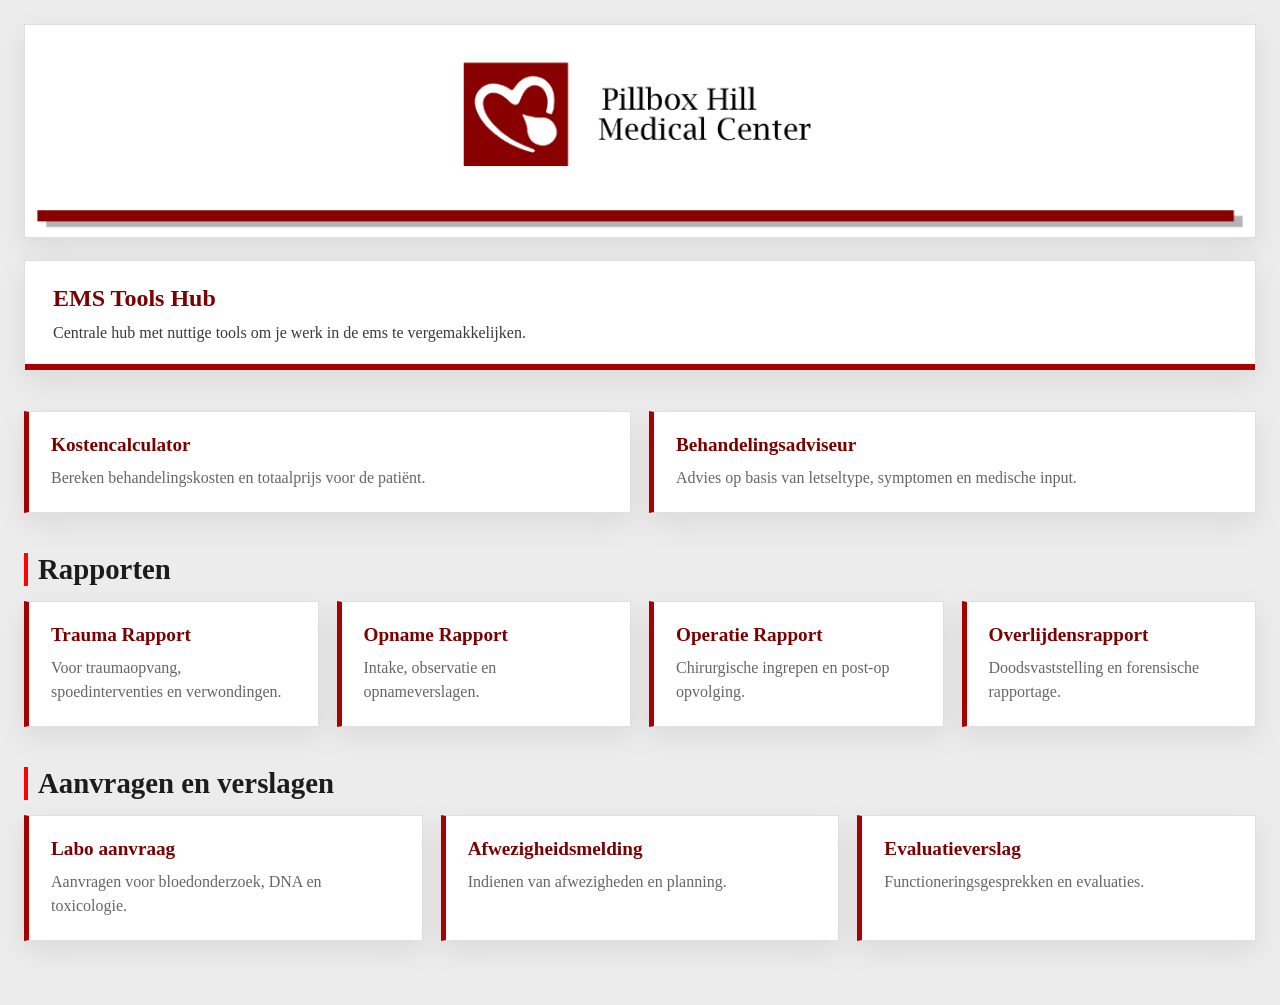
<file: index.html>
<!DOCTYPE html>
<html lang="nl">
<head>
  <meta charset="UTF-8" />
  <meta name="viewport" content="width=device-width, initial-scale=1.0" />
  <title>EMS Tools Hub</title>
  <link rel="stylesheet" href="assets/styles/main.css" />
</head>
<body>
  <div class="app">
    
    <header class="site-header">
      <img src="assets/images/Banner.png" alt="EMS Tools Hub" />
    </header>

    <section class="intro">
      <h1>EMS Tools Hub</h1>
      <p>
        Centrale hub met nuttige tools om je werk in de ems te vergemakkelijken.
      </p>
    </section>

    <!-- ========================= -->
    <!-- 1. GEEN TITEL SECTIE -->
    <!-- ========================= -->
    <section class="tools-section">
      <div class="tools-grid">
        
        <a class="tool-card" href="tools/ems-cost-calculator/">
          <h2>Kostencalculator</h2>
          <p>Bereken behandelingskosten en totaalprijs voor de patiënt.</p>
        </a>

        <a class="tool-card" href="tools/ems-treatment-tool/">
          <h2>Behandelingsadviseur</h2>
          <p>Advies op basis van letseltype, symptomen en medische input.</p>
        </a>

      </div>
    </section>

    <!-- ========================= -->
    <!-- 2. RAPPORTEN -->
    <!-- ========================= -->
    <section class="tools-section">
      <h2 class="section-title">Rapporten</h2>
      <div class="tools-grid">

        <a class="tool-card" href="tools/trauma-report/">
          <h2>Trauma Rapport</h2>
          <p>Voor traumaopvang, spoedinterventies en verwondingen.</p>
        </a>

        <a class="tool-card" href="tools/opname-report/">
          <h2>Opname Rapport</h2>
          <p>Intake, observatie en opnameverslagen.</p>
        </a>

        <a class="tool-card" href="tools/operatie-report/">
          <h2>Operatie Rapport</h2>
          <p>Chirurgische ingrepen en post-op opvolging.</p>
        </a>

        <a class="tool-card" href="tools/overlijden-report/">
          <h2>Overlijdensrapport</h2>
          <p>Doodsvaststelling en forensische rapportage.</p>
        </a>

      </div>
    </section>

    <!-- ========================= -->
    <!-- 3. AANVRAGEN & VERSLAGEN -->
    <!-- ========================= -->
    <section class="tools-section">
      <h2 class="section-title">Aanvragen en verslagen</h2>
      <div class="tools-grid">

        <a class="tool-card" href="tools/labo-request/">
          <h2>Labo aanvraag</h2>
          <p>Aanvragen voor bloedonderzoek, DNA en toxicologie.</p>
        </a>

        <a class="tool-card" href="tools/afwezigheid-tool/">
          <h2>Afwezigheidsmelding</h2>
          <p>Indienen van afwezigheden en planning.</p>
        </a>

        <a class="tool-card" href="tools/ems-evaluatieformulier-tool/">
          <h2>Evaluatieverslag</h2>
          <p>Functioneringsgesprekken en evaluaties.</p>
        </a>

      </div>
    </section>

  </div>
</body>
</html>
</file>
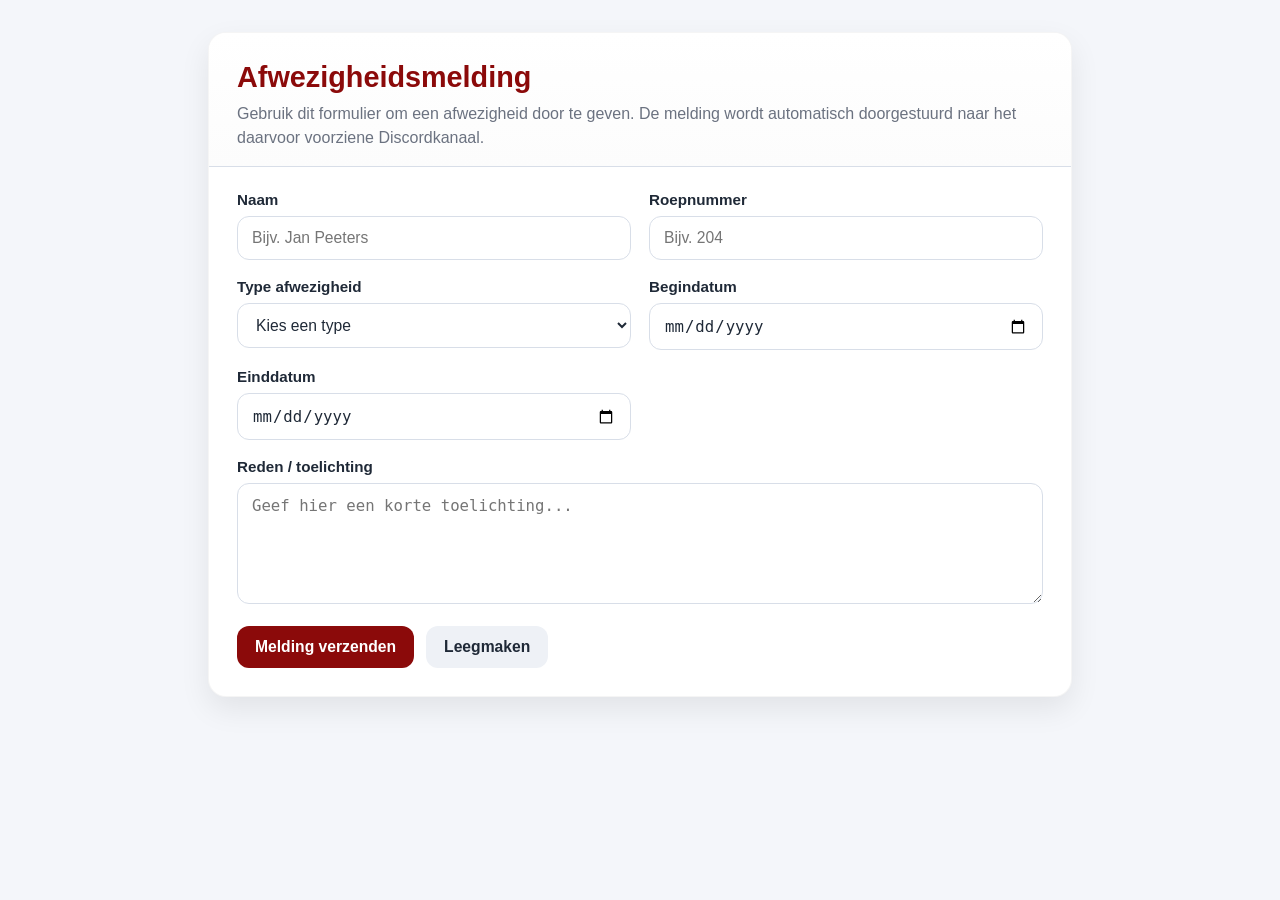
<file: tools/afwezigheid-tool/index.html>
<!DOCTYPE html>
<html lang="nl">
<head>
  <meta charset="UTF-8" />
  <meta name="viewport" content="width=device-width, initial-scale=1.0" />
  <title>EMS Afwezigheidsmelding</title>
  <link rel="stylesheet" href="style.css" />
</head>
<body>
  <main class="app-shell">
    <section class="card">
      <div class="card-header">
        <h1>Afwezigheidsmelding</h1>
        <p>
          Gebruik dit formulier om een afwezigheid door te geven. De melding wordt
          automatisch doorgestuurd naar het daarvoor voorziene Discordkanaal.
        </p>
      </div>

      <form id="absenceForm" novalidate>
        <div class="form-grid">
          <div class="field">
            <label for="naam">Naam</label>
            <input
              type="text"
              id="naam"
              name="naam"
              placeholder="Bijv. Jan Peeters"
              required
            />
          </div>

          <div class="field">
            <label for="roepnummer">Roepnummer</label>
            <input
              type="text"
              id="roepnummer"
              name="roepnummer"
              placeholder="Bijv. 204"
              required
            />
          </div>

          <div class="field">
            <label for="typeAfwezigheid">Type afwezigheid</label>
            <select id="typeAfwezigheid" name="typeAfwezigheid" required>
              <option value="">Kies een type</option>
              <option value="Verlof">Verlof</option>
              <option value="Ziekte">Ziekte</option>
              <option value="Andere">Andere</option>
            </select>
          </div>

          <div class="field hidden" id="andereTypeWrapper">
            <label for="andereType">Specifieer andere afwezigheid</label>
            <input
              type="text"
              id="andereType"
              name="andereType"
              placeholder="Bijv. familiale omstandigheden"
            />
          </div>

          <div class="field">
            <label for="beginDatum">Begindatum</label>
            <input type="date" id="beginDatum" name="beginDatum" required />
          </div>

          <div class="field">
            <label for="eindDatum">Einddatum</label>
            <input type="date" id="eindDatum" name="eindDatum" required />
          </div>

          <div class="field field-full">
            <label for="reden">Reden / toelichting</label>
            <textarea
              id="reden"
              name="reden"
              rows="5"
              placeholder="Geef hier een korte toelichting..."
              required
            ></textarea>
          </div>
        </div>

        <div class="status-box" id="statusBox" aria-live="polite"></div>

        <div class="actions">
          <button type="submit" id="submitBtn">Melding verzenden</button>
          <button type="reset" class="secondary">Leegmaken</button>
        </div>
      </form>
    </section>
  </main>

  <script src="script.js"></script>
</body>
</html>
</file>
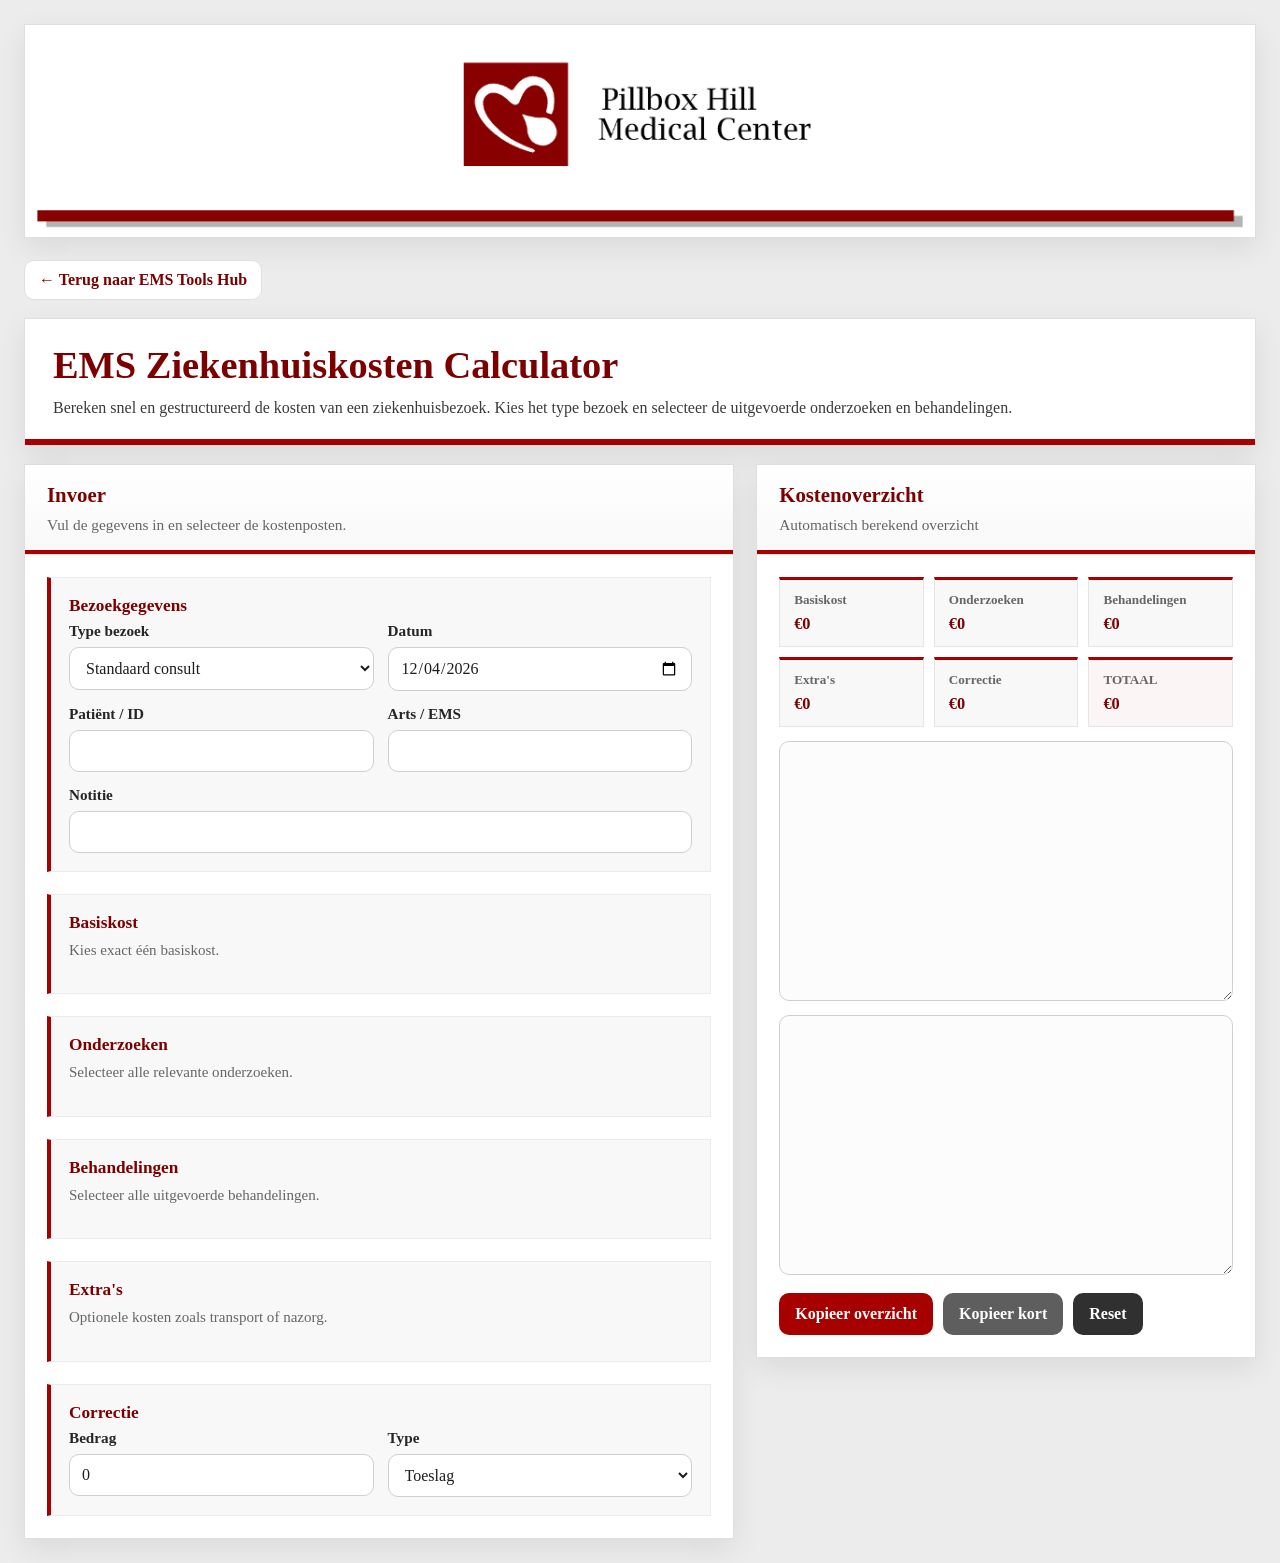
<file: tools/ems-cost-calculator/index.html>
<!DOCTYPE html>
<html lang="nl">
<head>
  <meta charset="UTF-8" />
  <meta name="viewport" content="width=device-width, initial-scale=1.0" />
  <title>EMS | Ziekenhuiskosten Calculator</title>
  <link rel="stylesheet" href="style.css" />
</head>
<body>

<div class="app">

  <!-- HEADER -->
  <header class="site-header">
    <img src="../../assets/images/Banner.png" alt="Pillbox Hill Medical Center" />
  </header>

  <!-- NAV -->
  <div class="tool-nav">
    <a href="../../index.html">← Terug naar EMS Tools Hub</a>
  </div>

  <!-- INTRO -->
  <section class="intro">
    <h1>EMS Ziekenhuiskosten Calculator</h1>
    <p>
      Bereken snel en gestructureerd de kosten van een ziekenhuisbezoek.
      Kies het type bezoek en selecteer de uitgevoerde onderzoeken en behandelingen.
    </p>
  </section>

  <!-- LAYOUT -->
  <div class="layout">

    <!-- LINKERKANT: INPUT -->
    <section class="panel">
      <div class="panel-header">
        <h2>Invoer</h2>
        <p>Vul de gegevens in en selecteer de kostenposten.</p>
      </div>

      <div class="panel-body">

        <!-- BEZOEK -->
        <div class="section">
          <h3>Bezoekgegevens</h3>

          <div class="grid">
            <div class="field col-6">
              <label>Type bezoek</label>
              <select id="visitType">
                <option value="standard">Standaard consult</option>
                <option value="emergency">Spoed / trauma</option>
                <option value="admission">Opname</option>
                <option value="surgery">Operatie</option>
                <option value="death">Overlijden</option>
              </select>
            </div>

            <div class="field col-6">
              <label>Datum</label>
              <input type="date" id="visitDate" />
            </div>

            <div class="field col-6">
              <label>Patiënt / ID</label>
              <input type="text" id="patientName" />
            </div>

            <div class="field col-6">
              <label>Arts / EMS</label>
              <input type="text" id="staffName" />
            </div>

            <div class="field">
              <label>Notitie</label>
              <input type="text" id="notes" />
            </div>
          </div>
        </div>

        <!-- BASISKOST -->
        <div class="section">
          <h3>Basiskost</h3>
          <small>Kies exact één basiskost.</small>
          <div id="baseCosts" class="options-group"></div>
        </div>

        <!-- ONDERZOEKEN -->
        <div class="section">
          <h3>Onderzoeken</h3>
          <small>Selecteer alle relevante onderzoeken.</small>
          <div id="exams" class="options-group"></div>
        </div>

        <!-- BEHANDELINGEN -->
        <div class="section">
          <h3>Behandelingen</h3>
          <small>Selecteer alle uitgevoerde behandelingen.</small>
          <div id="treatments" class="options-group"></div>
        </div>

        <!-- EXTRA -->
        <div class="section">
          <h3>Extra's</h3>
          <small>Optionele kosten zoals transport of nazorg.</small>
          <div id="extras" class="options-group"></div>
        </div>

        <!-- CORRECTIE -->
        <div class="section">
          <h3>Correctie</h3>

          <div class="grid">
            <div class="field col-6">
              <label>Bedrag</label>
              <input type="number" id="manualAdjustment" value="0" />
            </div>

            <div class="field col-6">
              <label>Type</label>
              <select id="adjustmentType">
                <option value="add">Toeslag</option>
                <option value="subtract">Korting</option>
              </select>
            </div>
          </div>
        </div>

      </div>
    </section>

    <!-- RECHTERKANT: OUTPUT -->
    <section class="panel summary-card">
      <div class="panel-header">
        <h2>Kostenoverzicht</h2>
        <p>Automatisch berekend overzicht</p>
      </div>

      <div class="panel-body">

        <!-- TOTALEN -->
        <div class="summary-grid">
          <div class="meta-card">
            <strong>Basiskost</strong>
            <span id="baseSubtotal">€0</span>
          </div>

          <div class="meta-card">
            <strong>Onderzoeken</strong>
            <span id="examsSubtotal">€0</span>
          </div>

          <div class="meta-card">
            <strong>Behandelingen</strong>
            <span id="treatmentsSubtotal">€0</span>
          </div>

          <div class="meta-card">
            <strong>Extra's</strong>
            <span id="extrasSubtotal">€0</span>
          </div>

          <div class="meta-card">
            <strong>Correctie</strong>
            <span id="adjustmentTotal">€0</span>
          </div>

          <div class="meta-card total-box">
            <strong>TOTAAL</strong>
            <span id="grandTotal">€0</span>
          </div>
        </div>

        <!-- OUTPUT -->
        <div class="output-wrap">
          <textarea id="summaryOutput" class="output" readonly></textarea>
          <textarea id="compactOutput" class="output" readonly></textarea>
        </div>

        <!-- BUTTONS -->
        <div class="actions">
          <button id="copySummaryBtn" class="btn-primary">Kopieer overzicht</button>
          <button id="copyCompactBtn" class="btn-secondary">Kopieer kort</button>
          <button id="resetBtn" class="btn-danger">Reset</button>
        </div>

      </div>
    </section>

  </div>
</div>

<script src="script.js"></script>
</body>
</html>
</file>
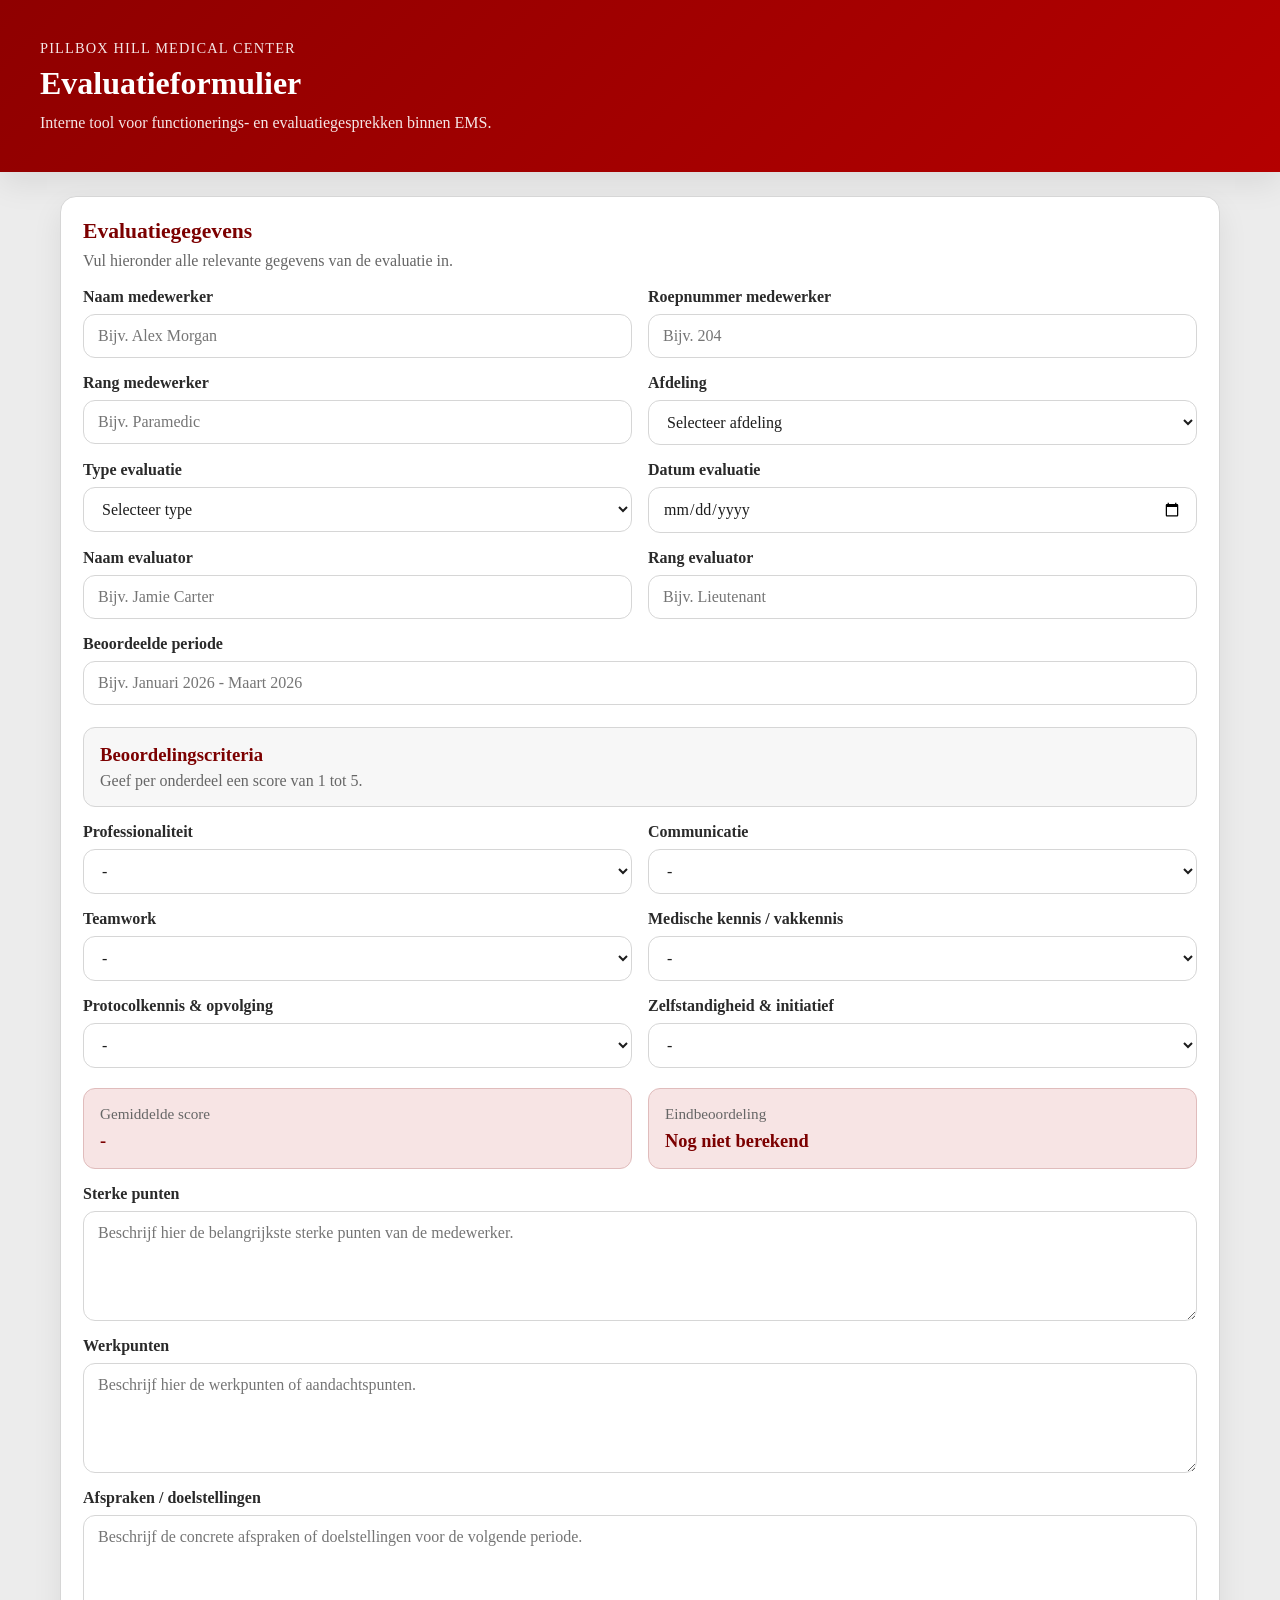
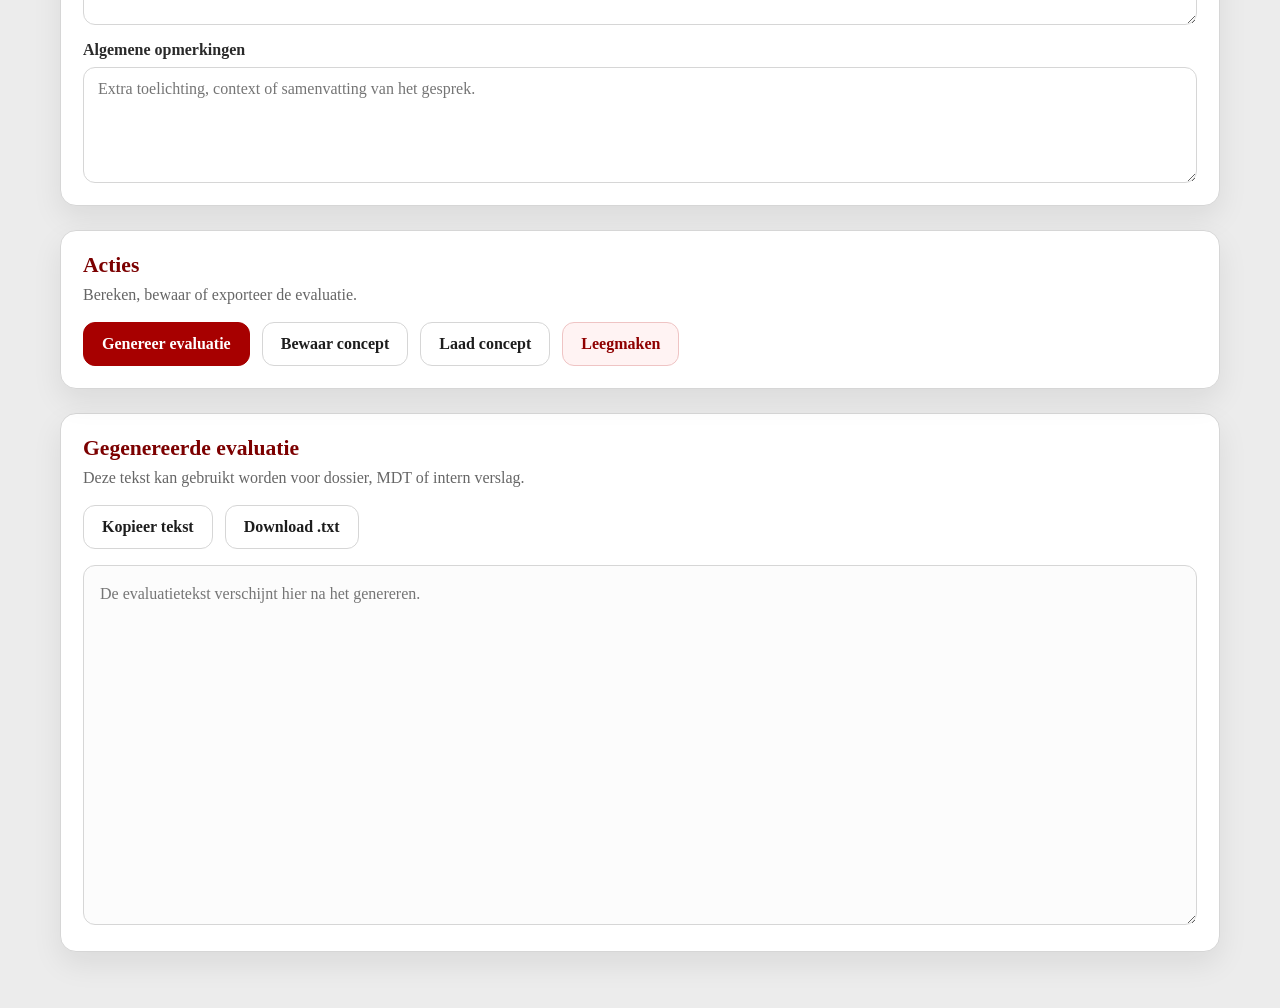
<file: tools/ems-evaluatieformulier-tool/index.html>
<!DOCTYPE html>
<html lang="nl">
<head>
  <meta charset="UTF-8" />
  <meta name="viewport" content="width=device-width, initial-scale=1.0" />
  <title>EMS Evaluatieformulier</title>
  <link rel="stylesheet" href="style.css" />
</head>
<body>
  <div class="app-shell">
    <header class="site-header">
      <div class="header-content">
        <p class="eyebrow">Pillbox Hill Medical Center</p>
        <h1>Evaluatieformulier</h1>
        <p class="subtitle">
          Interne tool voor functionerings- en evaluatiegesprekken binnen EMS.
        </p>
      </div>
    </header>

    <main class="page-content">
      <section class="card">
        <div class="card-header">
          <h2>Evaluatiegegevens</h2>
          <p>Vul hieronder alle relevante gegevens van de evaluatie in.</p>
        </div>

        <form id="evaluationForm" class="form-grid">
          <div class="field">
            <label for="employeeName">Naam medewerker</label>
            <input type="text" id="employeeName" placeholder="Bijv. Alex Morgan" />
          </div>

          <div class="field">
            <label for="employeeCallsign">Roepnummer medewerker</label>
            <input type="text" id="employeeCallsign" placeholder="Bijv. 204" />
          </div>

          <div class="field">
            <label for="employeeRank">Rang medewerker</label>
            <input type="text" id="employeeRank" placeholder="Bijv. Paramedic" />
          </div>

          <div class="field">
            <label for="department">Afdeling</label>
            <select id="department">
              <option value="">Selecteer afdeling</option>
              <option>Ambulance & Spoedgevallen</option>
              <option>Chirurgie</option>
              <option>Opleiding</option>
              <option>Rescue Team</option>
              <option>Psychologie</option>
              <option>Orthopedie / Revalidatie</option>
              <option>Algemeen</option>
            </select>
          </div>

          <div class="field">
            <label for="evaluationType">Type evaluatie</label>
            <select id="evaluationType">
              <option value="">Selecteer type</option>
              <option>Proefperiode</option>
              <option>Functioneringsgesprek</option>
              <option>Periodieke evaluatie</option>
              <option>Verbetertraject</option>
              <option>Promotiebeoordeling</option>
            </select>
          </div>

          <div class="field">
            <label for="evaluationDate">Datum evaluatie</label>
            <input type="date" id="evaluationDate" />
          </div>

          <div class="field">
            <label for="evaluatorName">Naam evaluator</label>
            <input type="text" id="evaluatorName" placeholder="Bijv. Jamie Carter" />
          </div>

          <div class="field">
            <label for="evaluatorRank">Rang evaluator</label>
            <input type="text" id="evaluatorRank" placeholder="Bijv. Lieutenant" />
          </div>

          <div class="field full-width">
            <label for="periodCovered">Beoordeelde periode</label>
            <input type="text" id="periodCovered" placeholder="Bijv. Januari 2026 - Maart 2026" />
          </div>

          <div class="section-divider full-width">
            <h3>Beoordelingscriteria</h3>
            <p>Geef per onderdeel een score van 1 tot 5.</p>
          </div>

          <div class="score-grid full-width">
            <div class="field">
              <label for="scoreProfessional">Professionaliteit</label>
              <select id="scoreProfessional" class="score-input">
                <option value="">-</option>
                <option value="1">1 - Onvoldoende</option>
                <option value="2">2 - Matig</option>
                <option value="3">3 - Voldoende</option>
                <option value="4">4 - Goed</option>
                <option value="5">5 - Uitstekend</option>
              </select>
            </div>

            <div class="field">
              <label for="scoreCommunication">Communicatie</label>
              <select id="scoreCommunication" class="score-input">
                <option value="">-</option>
                <option value="1">1 - Onvoldoende</option>
                <option value="2">2 - Matig</option>
                <option value="3">3 - Voldoende</option>
                <option value="4">4 - Goed</option>
                <option value="5">5 - Uitstekend</option>
              </select>
            </div>

            <div class="field">
              <label for="scoreTeamwork">Teamwork</label>
              <select id="scoreTeamwork" class="score-input">
                <option value="">-</option>
                <option value="1">1 - Onvoldoende</option>
                <option value="2">2 - Matig</option>
                <option value="3">3 - Voldoende</option>
                <option value="4">4 - Goed</option>
                <option value="5">5 - Uitstekend</option>
              </select>
            </div>

            <div class="field">
              <label for="scoreKnowledge">Medische kennis / vakkennis</label>
              <select id="scoreKnowledge" class="score-input">
                <option value="">-</option>
                <option value="1">1 - Onvoldoende</option>
                <option value="2">2 - Matig</option>
                <option value="3">3 - Voldoende</option>
                <option value="4">4 - Goed</option>
                <option value="5">5 - Uitstekend</option>
              </select>
            </div>

            <div class="field">
              <label for="scoreProtocol">Protocolkennis & opvolging</label>
              <select id="scoreProtocol" class="score-input">
                <option value="">-</option>
                <option value="1">1 - Onvoldoende</option>
                <option value="2">2 - Matig</option>
                <option value="3">3 - Voldoende</option>
                <option value="4">4 - Goed</option>
                <option value="5">5 - Uitstekend</option>
              </select>
            </div>

            <div class="field">
              <label for="scoreInitiative">Zelfstandigheid & initiatief</label>
              <select id="scoreInitiative" class="score-input">
                <option value="">-</option>
                <option value="1">1 - Onvoldoende</option>
                <option value="2">2 - Matig</option>
                <option value="3">3 - Voldoende</option>
                <option value="4">4 - Goed</option>
                <option value="5">5 - Uitstekend</option>
              </select>
            </div>
          </div>

          <div class="summary-box full-width">
            <div class="summary-item">
              <span>Gemiddelde score</span>
              <strong id="averageScore">-</strong>
            </div>
            <div class="summary-item">
              <span>Eindbeoordeling</span>
              <strong id="finalVerdict">Nog niet berekend</strong>
            </div>
          </div>

          <div class="field full-width">
            <label for="strengths">Sterke punten</label>
            <textarea id="strengths" rows="4" placeholder="Beschrijf hier de belangrijkste sterke punten van de medewerker."></textarea>
          </div>

          <div class="field full-width">
            <label for="improvements">Werkpunten</label>
            <textarea id="improvements" rows="4" placeholder="Beschrijf hier de werkpunten of aandachtspunten."></textarea>
          </div>

          <div class="field full-width">
            <label for="goals">Afspraken / doelstellingen</label>
            <textarea id="goals" rows="4" placeholder="Beschrijf de concrete afspraken of doelstellingen voor de volgende periode."></textarea>
          </div>

          <div class="field full-width">
            <label for="generalNotes">Algemene opmerkingen</label>
            <textarea id="generalNotes" rows="5" placeholder="Extra toelichting, context of samenvatting van het gesprek."></textarea>
          </div>
        </form>
      </section>

      <section class="card sticky-actions">
        <div class="card-header">
          <h2>Acties</h2>
          <p>Bereken, bewaar of exporteer de evaluatie.</p>
        </div>

        <div class="button-row">
          <button type="button" class="btn btn-primary" id="generateBtn">Genereer evaluatie</button>
          <button type="button" class="btn" id="saveDraftBtn">Bewaar concept</button>
          <button type="button" class="btn" id="loadDraftBtn">Laad concept</button>
          <button type="button" class="btn btn-danger" id="clearBtn">Leegmaken</button>
        </div>
      </section>

      <section class="card">
        <div class="card-header">
          <h2>Gegenereerde evaluatie</h2>
          <p>Deze tekst kan gebruikt worden voor dossier, MDT of intern verslag.</p>
        </div>

        <div class="output-actions">
          <button type="button" class="btn" id="copyBtn">Kopieer tekst</button>
          <button type="button" class="btn" id="downloadBtn">Download .txt</button>
        </div>

        <textarea id="outputText" class="output-text" readonly placeholder="De evaluatietekst verschijnt hier na het genereren."></textarea>
      </section>
    </main>
  </div>

  <script src="script.js"></script>
</body>
</html>
</file>
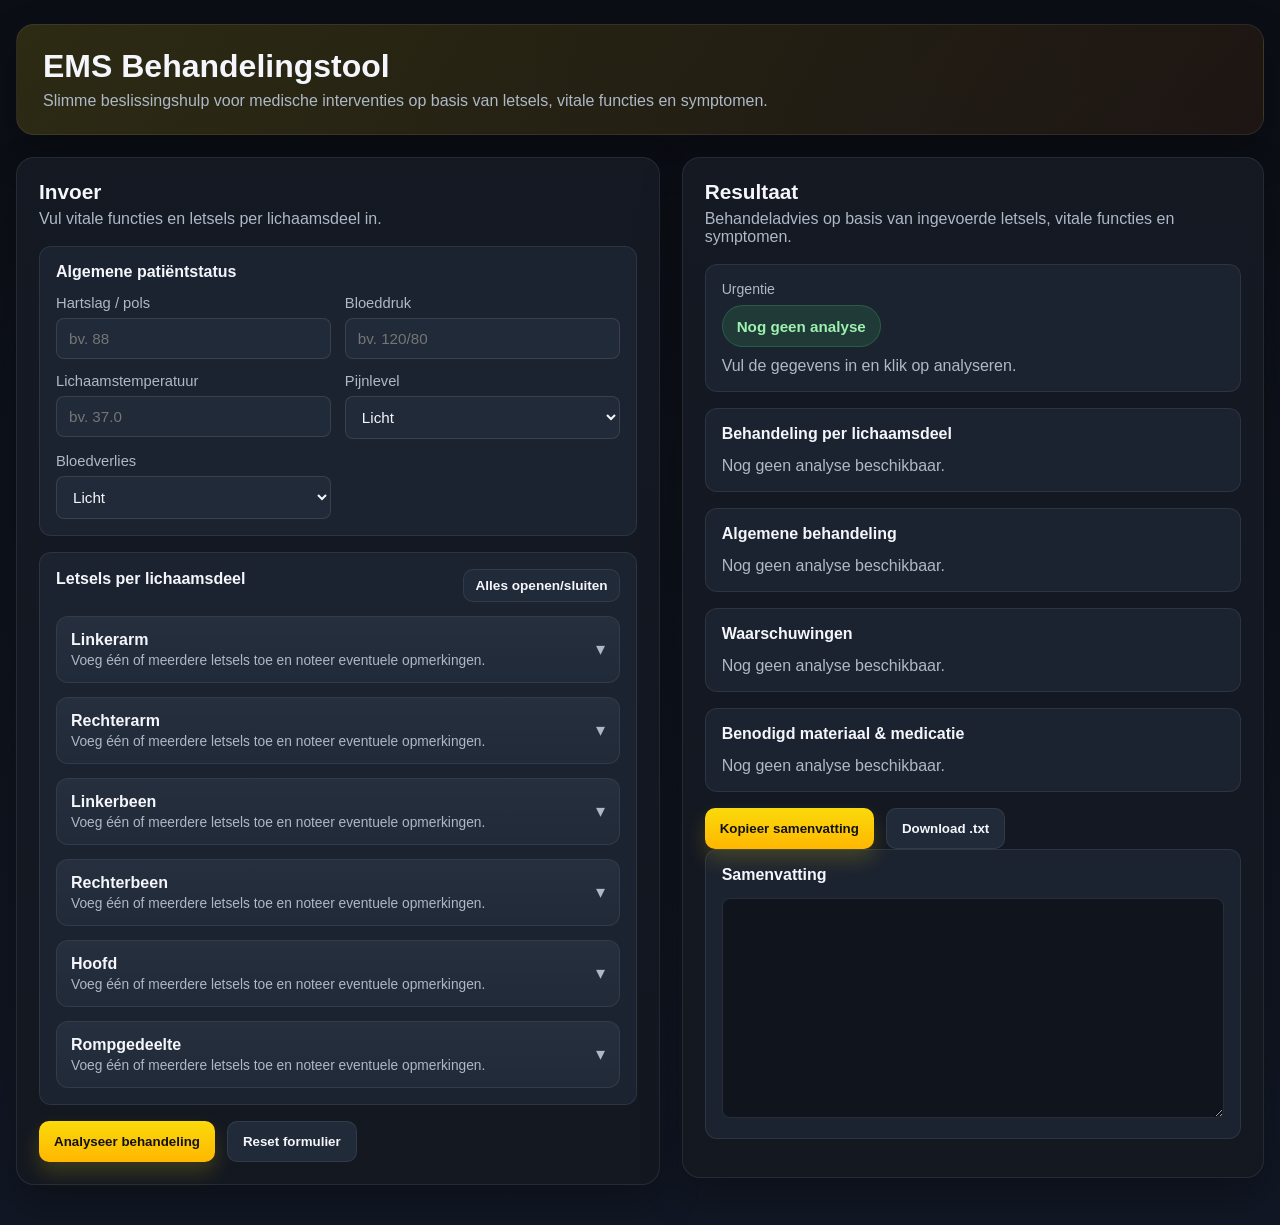
<file: tools/ems-treatment-tool/index.html>
<!DOCTYPE html>
<html lang="nl">
<head>
  <meta charset="UTF-8" />
  <meta name="viewport" content="width=device-width, initial-scale=1.0" />
  <title>EMS Behandelingstool</title>
  <link rel="stylesheet" href="style.css" />
</head>
<body>
  <div class="app-shell">
    <header class="site-header">
      <div class="brand-block">
        <h1 id="appTitle">EMS Behandelingstool</h1>
        <p id="appSubtitle">Slimme beslissingshulp voor wondzorg en interventies</p>
      </div>
    </header>

    <main class="layout">
      <section class="panel panel-input">
        <div class="panel-heading">
          <h2>Invoer</h2>
          <p>Vul vitale functies en letsels per lichaamsdeel in.</p>
        </div>

        <div class="section-card">
          <h3>Algemene patiëntstatus</h3>

          <div class="form-grid form-grid-2">
            <div class="field">
              <label for="heartRate">Hartslag / pols</label>
              <input type="number" id="heartRate" min="0" placeholder="bv. 88" />
            </div>

            <div class="field">
              <label for="bloodPressure">Bloeddruk</label>
              <input type="text" id="bloodPressure" placeholder="bv. 120/80" />
            </div>

            <div class="field">
              <label for="temperature">Lichaamstemperatuur</label>
              <input type="number" id="temperature" step="0.1" placeholder="bv. 37.0" />
            </div>

            <div class="field">
              <label for="painLevel">Pijnlevel</label>
              <select id="painLevel"></select>
            </div>

            <div class="field">
              <label for="bloodLoss">Bloedverlies</label>
              <select id="bloodLoss"></select>
            </div>
          </div>
        </div>

        <div class="section-card">
          <div class="section-head-inline">
            <h3>Letsels per lichaamsdeel</h3>
            <button type="button" class="secondary-btn small-btn" id="expandAllBtn">Alles openen/sluiten</button>
          </div>
          <div id="bodyPartsContainer" class="bodyparts-stack"></div>
        </div>

        <div class="actions-row">
          <button type="button" class="primary-btn" id="analyzeBtn">Analyseer behandeling</button>
          <button type="button" class="secondary-btn" id="resetBtn">Reset formulier</button>
        </div>
      </section>

      <section class="panel panel-output">
        <div class="panel-heading">
          <h2>Resultaat</h2>
          <p>Behandeladvies op basis van ingevoerde letsels, vitale functies en symptomen.</p>
        </div>

        <div class="result-block urgency-block">
          <div class="result-label">Urgentie</div>
          <div id="urgencyBadge" class="urgency-badge urgency-green">Nog geen analyse</div>
          <p id="urgencyReason" class="muted-text">Vul de gegevens in en klik op analyseren.</p>
        </div>

        <div class="result-block">
          <h3>Behandeling per lichaamsdeel</h3>
          <div id="perLimbOutput" class="result-content empty-state">
            Nog geen analyse beschikbaar.
          </div>
        </div>

        <div class="result-block">
          <h3>Algemene behandeling</h3>
          <div id="generalOutput" class="result-content empty-state">
            Nog geen analyse beschikbaar.
          </div>
        </div>

        <div class="result-block">
          <h3>Waarschuwingen</h3>
          <div id="warningsOutput" class="result-content empty-state">
            Nog geen analyse beschikbaar.
          </div>
        </div>

        <div class="result-block">
          <h3>Benodigd materiaal & medicatie</h3>
          <div id="materialsOutput" class="result-content empty-state">
            Nog geen analyse beschikbaar.
          </div>
        </div>

        <div class="actions-row">
          <button type="button" class="primary-btn" id="copyBtn">Kopieer samenvatting</button>
          <button type="button" class="secondary-btn" id="downloadBtn">Download .txt</button>
        </div>

        <div class="result-block">
          <h3>Samenvatting</h3>
          <textarea id="summaryText" class="summary-box" readonly></textarea>
        </div>
      </section>
    </main>
  </div>

  <script src="script.js"></script>
</body>
</html>
</file>
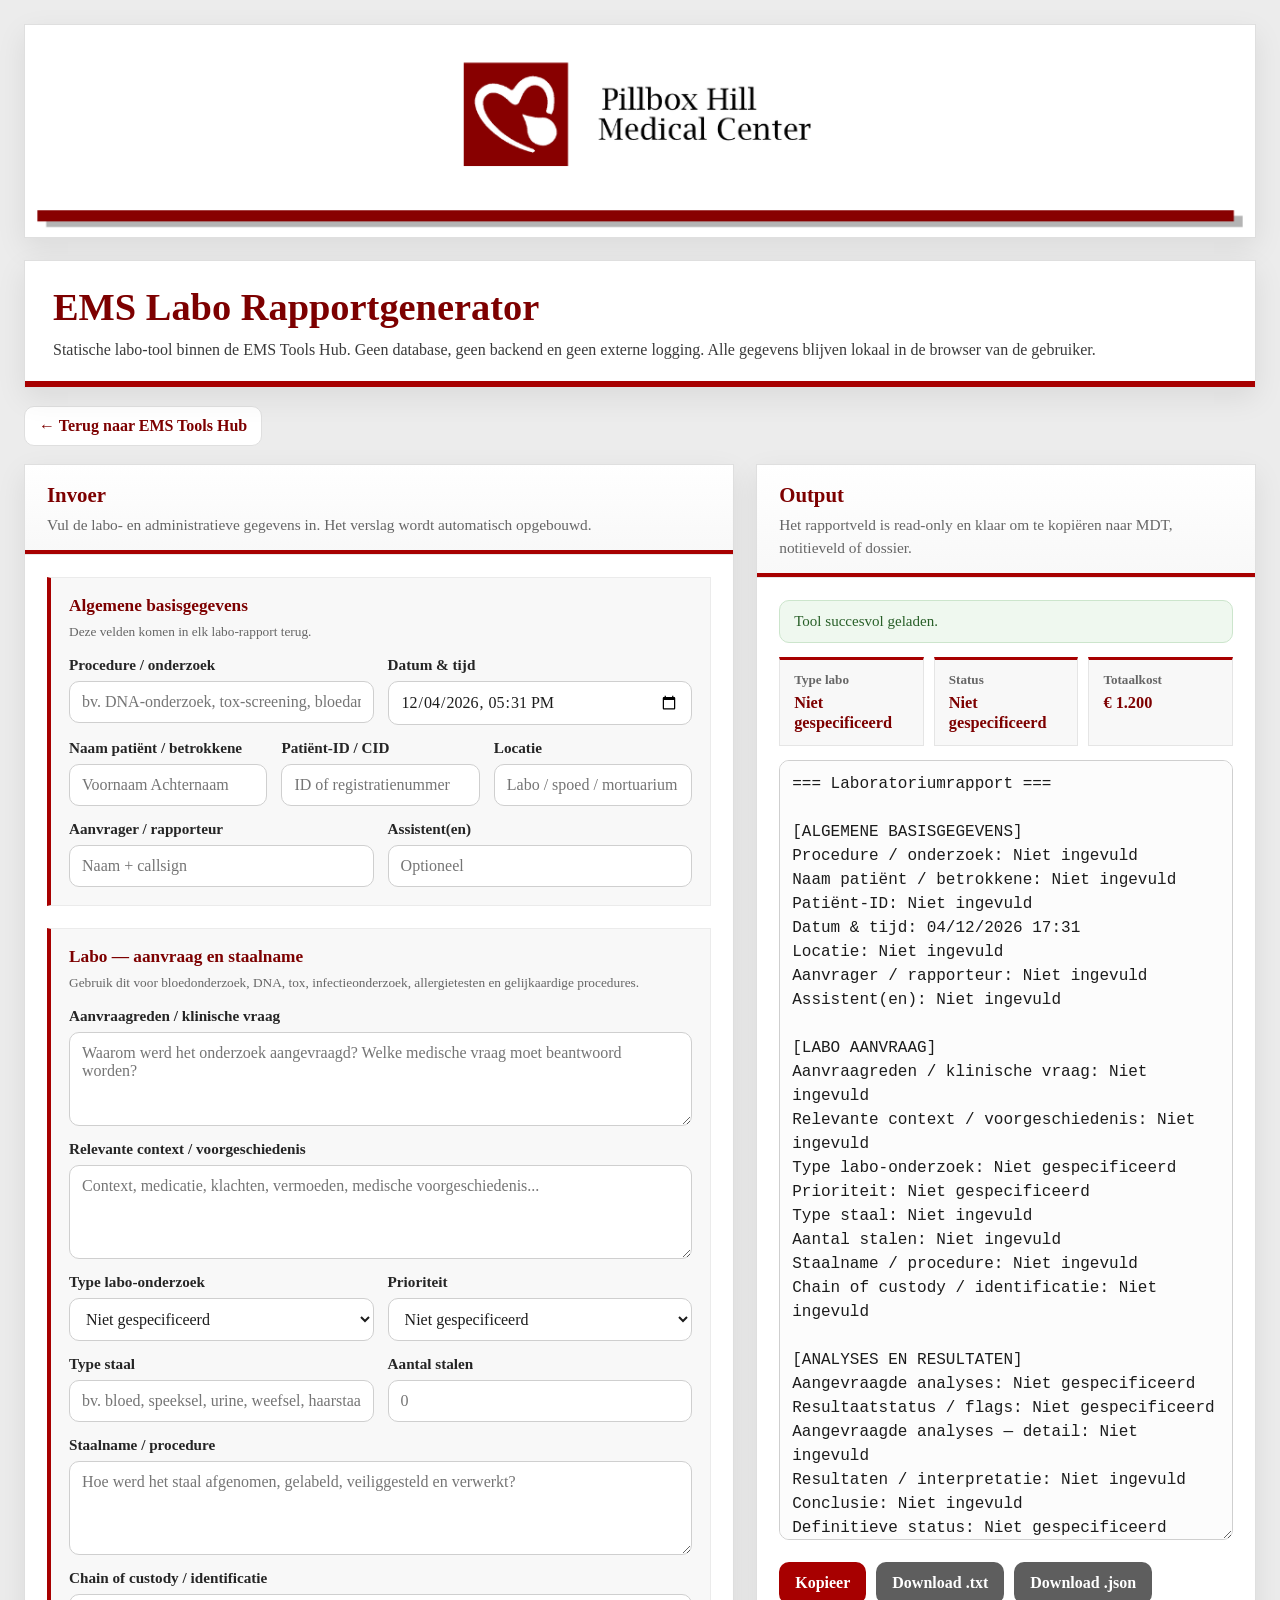
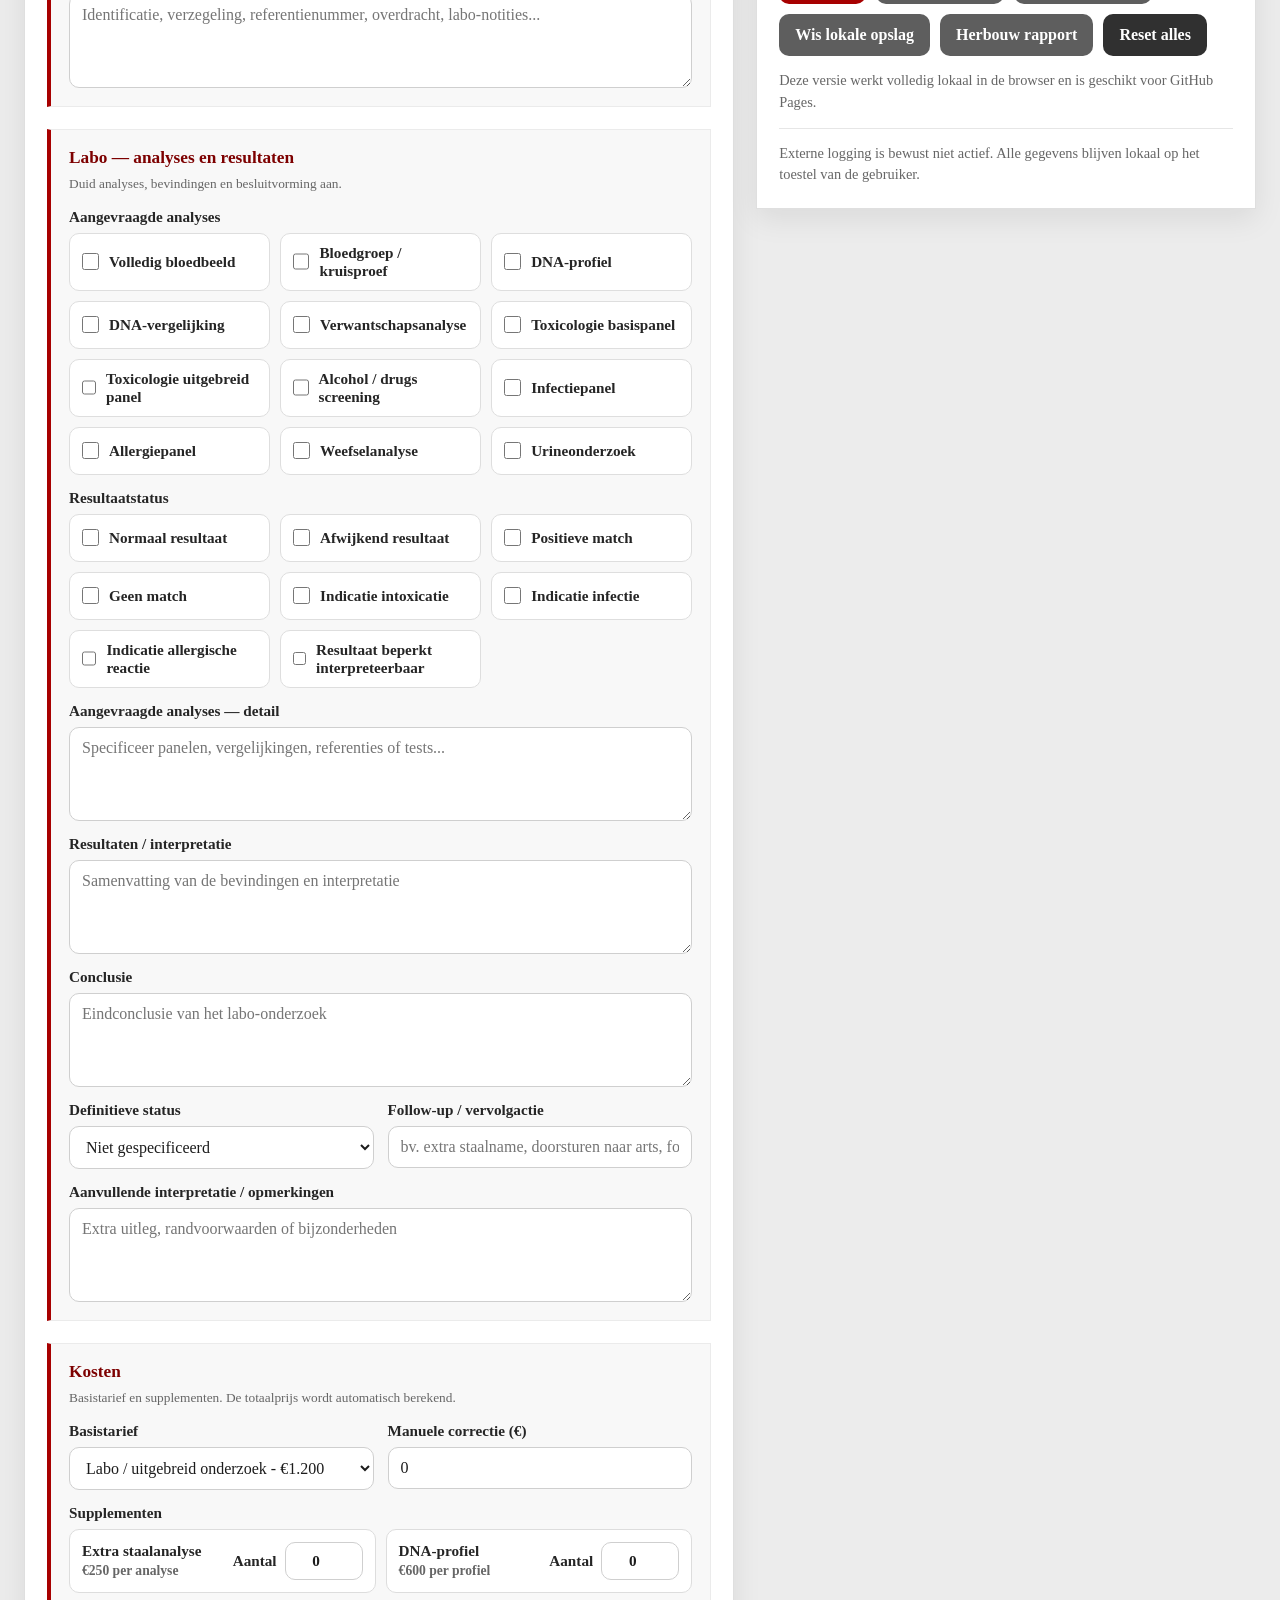
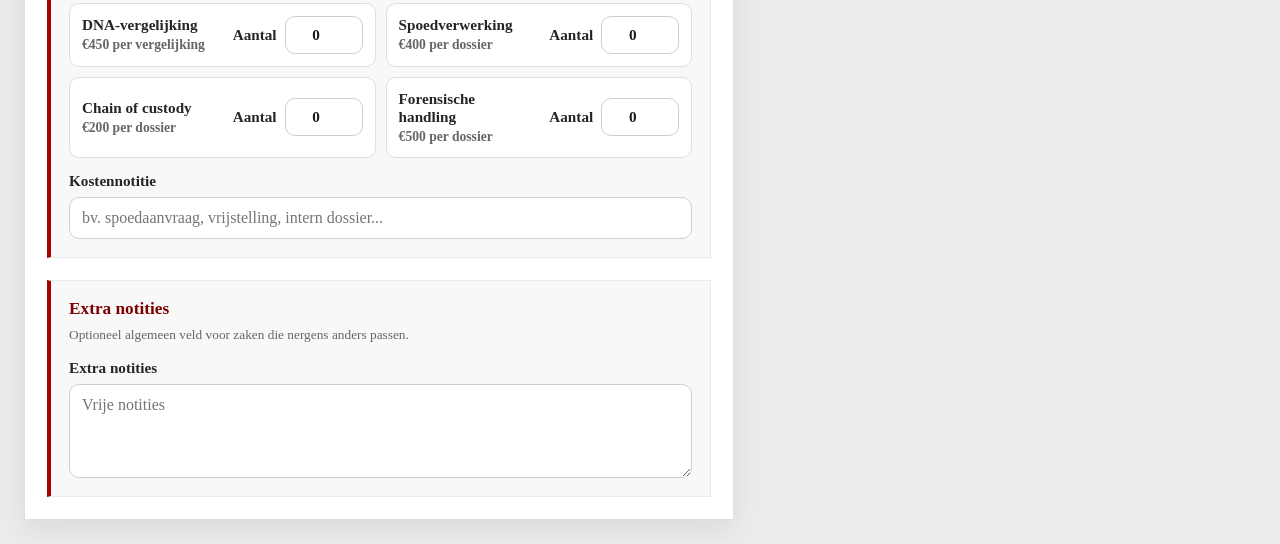
<file: tools/labo-report/index.html>
<!DOCTYPE html>
<html lang="nl">
<head>
  <meta charset="UTF-8" />
  <meta name="viewport" content="width=device-width, initial-scale=1.0" />
  <title>EMS Labo Rapportgenerator</title>
  <link rel="stylesheet" href="styles.css" />
</head>
<body>
  <div class="app">
    <header class="site-header">
      <img src="../../assets/images/Banner.png" alt="EMS Labo Rapportgenerator" />
    </header>

    <section class="intro">
      <h1>EMS Labo Rapportgenerator</h1>
      <p>
        Statische labo-tool binnen de EMS Tools Hub. Geen database, geen backend en geen externe logging.
        Alle gegevens blijven lokaal in de browser van de gebruiker.
      </p>
    </section>

    <div class="tool-nav">
      <a href="../../index.html">← Terug naar EMS Tools Hub</a>
    </div>

    <div class="layout">
      <section class="panel">
        <div class="panel-header">
          <h2>Invoer</h2>
          <p>Vul de labo- en administratieve gegevens in. Het verslag wordt automatisch opgebouwd.</p>
        </div>

        <div class="panel-body">
          <form id="reportForm">
            <div class="section">
              <h3>Algemene basisgegevens</h3>
              <small>Deze velden komen in elk labo-rapport terug.</small>

              <div class="grid">
                <div class="field col-6">
                  <label for="procedureType">Procedure / onderzoek</label>
                  <input id="procedureType" name="procedureType" type="text" placeholder="bv. DNA-onderzoek, tox-screening, bloedanalyse..." />
                </div>

                <div class="field col-6">
                  <label for="dateTime">Datum & tijd</label>
                  <input id="dateTime" name="dateTime" type="datetime-local" />
                </div>

                <div class="field col-4">
                  <label for="patientName">Naam patiënt / betrokkene</label>
                  <input id="patientName" name="patientName" type="text" placeholder="Voornaam Achternaam" />
                </div>

                <div class="field col-4">
                  <label for="patientId">Patiënt-ID / CID</label>
                  <input id="patientId" name="patientId" type="text" placeholder="ID of registratienummer" />
                </div>

                <div class="field col-4">
                  <label for="location">Locatie</label>
                  <input id="location" name="location" type="text" placeholder="Labo / spoed / mortuarium / incidentlocatie..." />
                </div>

                <div class="field col-6">
                  <label for="staffLead">Aanvrager / rapporteur</label>
                  <input id="staffLead" name="staffLead" type="text" placeholder="Naam + callsign" />
                </div>

                <div class="field col-6">
                  <label for="staffAssist">Assistent(en)</label>
                  <input id="staffAssist" name="staffAssist" type="text" placeholder="Optioneel" />
                </div>
              </div>
            </div>

            <div class="section">
              <h3>Labo — aanvraag en staalname</h3>
              <small>Gebruik dit voor bloedonderzoek, DNA, tox, infectieonderzoek, allergietesten en gelijkaardige procedures.</small>

              <div class="grid">
                <div class="field">
                  <label for="labReason">Aanvraagreden / klinische vraag</label>
                  <textarea id="labReason" name="labReason" placeholder="Waarom werd het onderzoek aangevraagd? Welke medische vraag moet beantwoord worden?"></textarea>
                </div>

                <div class="field">
                  <label for="labContext">Relevante context / voorgeschiedenis</label>
                  <textarea id="labContext" name="labContext" placeholder="Context, medicatie, klachten, vermoeden, medische voorgeschiedenis..."></textarea>
                </div>

                <div class="field col-6">
                  <label for="labType">Type labo-onderzoek</label>
                  <select id="labType" name="labType"></select>
                </div>

                <div class="field col-6">
                  <label for="priority">Prioriteit</label>
                  <select id="priority" name="priority"></select>
                </div>

                <div class="field col-6">
                  <label for="sampleType">Type staal</label>
                  <input id="sampleType" name="sampleType" type="text" placeholder="bv. bloed, speeksel, urine, weefsel, haarstaal..." />
                </div>

                <div class="field col-6">
                  <label for="sampleCount">Aantal stalen</label>
                  <input id="sampleCount" name="sampleCount" type="number" min="0" step="1" placeholder="0" />
                </div>

                <div class="field">
                  <label for="sampleMethod">Staalname / procedure</label>
                  <textarea id="sampleMethod" name="sampleMethod" placeholder="Hoe werd het staal afgenomen, gelabeld, veiliggesteld en verwerkt?"></textarea>
                </div>

                <div class="field">
                  <label for="chainOfCustody">Chain of custody / identificatie</label>
                  <textarea id="chainOfCustody" name="chainOfCustody" placeholder="Identificatie, verzegeling, referentienummer, overdracht, labo-notities..."></textarea>
                </div>
              </div>
            </div>

            <div class="section">
              <h3>Labo — analyses en resultaten</h3>
              <small>Duid analyses, bevindingen en besluitvorming aan.</small>

              <div class="grid">
                <div class="field">
                  <span class="group-title">Aangevraagde analyses</span>
                  <div id="testsContainer" class="checkbox-grid"></div>
                </div>

                <div class="field">
                  <span class="group-title">Resultaatstatus</span>
                  <div id="resultFlagsContainer" class="checkbox-grid"></div>
                </div>

                <div class="field">
                  <label for="testsOrdered">Aangevraagde analyses — detail</label>
                  <textarea id="testsOrdered" name="testsOrdered" placeholder="Specificeer panelen, vergelijkingen, referenties of tests..."></textarea>
                </div>

                <div class="field">
                  <label for="testResults">Resultaten / interpretatie</label>
                  <textarea id="testResults" name="testResults" placeholder="Samenvatting van de bevindingen en interpretatie"></textarea>
                </div>

                <div class="field">
                  <label for="labConclusion">Conclusie</label>
                  <textarea id="labConclusion" name="labConclusion" placeholder="Eindconclusie van het labo-onderzoek"></textarea>
                </div>

                <div class="field col-6">
                  <label for="resultStatus">Definitieve status</label>
                  <select id="resultStatus" name="resultStatus"></select>
                </div>

                <div class="field col-6">
                  <label for="followUp">Follow-up / vervolgactie</label>
                  <input id="followUp" name="followUp" type="text" placeholder="bv. extra staalname, doorsturen naar arts, forensisch vervolg..." />
                </div>

                <div class="field">
                  <label for="reportNotes">Aanvullende interpretatie / opmerkingen</label>
                  <textarea id="reportNotes" name="reportNotes" placeholder="Extra uitleg, randvoorwaarden of bijzonderheden"></textarea>
                </div>
              </div>
            </div>

            <div class="section">
              <h3>Kosten</h3>
              <small>Basistarief en supplementen. De totaalprijs wordt automatisch berekend.</small>

              <div class="grid">
                <div class="field col-6">
                  <label for="baseCost">Basistarief</label>
                  <select id="baseCost" name="baseCost"></select>
                </div>

                <div class="field col-6">
                  <label for="customCost">Manuele correctie (€)</label>
                  <input id="customCost" name="customCost" type="number" step="1" value="0" />
                </div>

                <div class="field">
                  <span class="group-title">Supplementen</span>
                  <div id="supplementsContainer" class="cost-grid"></div>
                </div>

                <div class="field">
                  <label for="costNotes">Kostennotitie</label>
                  <input id="costNotes" name="costNotes" type="text" placeholder="bv. spoedaanvraag, vrijstelling, intern dossier..." />
                </div>
              </div>
            </div>

            <div class="section">
              <h3>Extra notities</h3>
              <small>Optioneel algemeen veld voor zaken die nergens anders passen.</small>

              <div class="grid">
                <div class="field">
                  <label for="freeNotes">Extra notities</label>
                  <textarea id="freeNotes" name="freeNotes" placeholder="Vrije notities"></textarea>
                </div>
              </div>
            </div>
          </form>
        </div>
      </section>

      <aside class="output-wrap">
        <section class="panel">
          <div class="panel-header">
            <h2>Output</h2>
            <p>Het rapportveld is read-only en klaar om te kopiëren naar MDT, notitieveld of dossier.</p>
          </div>

          <div class="panel-body">
            <div id="statusBox" class="status hidden"></div>

            <div class="output-meta">
              <div class="meta-card">
                <strong>Type labo</strong>
                <span id="labTypeDisplay">—</span>
              </div>

              <div class="meta-card">
                <strong>Status</strong>
                <span id="resultStatusDisplay">—</span>
              </div>

              <div class="meta-card">
                <strong>Totaalkost</strong>
                <span id="costDisplay">€0</span>
              </div>
            </div>

            <textarea id="reportOutput" class="output" readonly></textarea>

            <div class="actions">
              <button type="button" class="btn-primary" id="copyBtn">Kopieer</button>
              <button type="button" class="btn-secondary" id="downloadTxtBtn">Download .txt</button>
              <button type="button" class="btn-secondary" id="downloadJsonBtn">Download .json</button>
              <button type="button" class="btn-secondary" id="clearStorageBtn">Wis lokale opslag</button>
              <button type="button" class="btn-secondary" id="manualRefreshBtn">Herbouw rapport</button>
              <button type="button" class="btn-danger" id="resetBtn">Reset alles</button>
            </div>

            <p class="note">
              Deze versie werkt volledig lokaal in de browser en is geschikt voor GitHub Pages.
            </p>

            <div class="footer-note">
              Externe logging is bewust niet actief. Alle gegevens blijven lokaal op het toestel van de gebruiker.
            </div>
          </div>
        </section>
      </aside>
    </div>
  </div>

  <script src="app.js"></script>
</body>
</html>
</file>
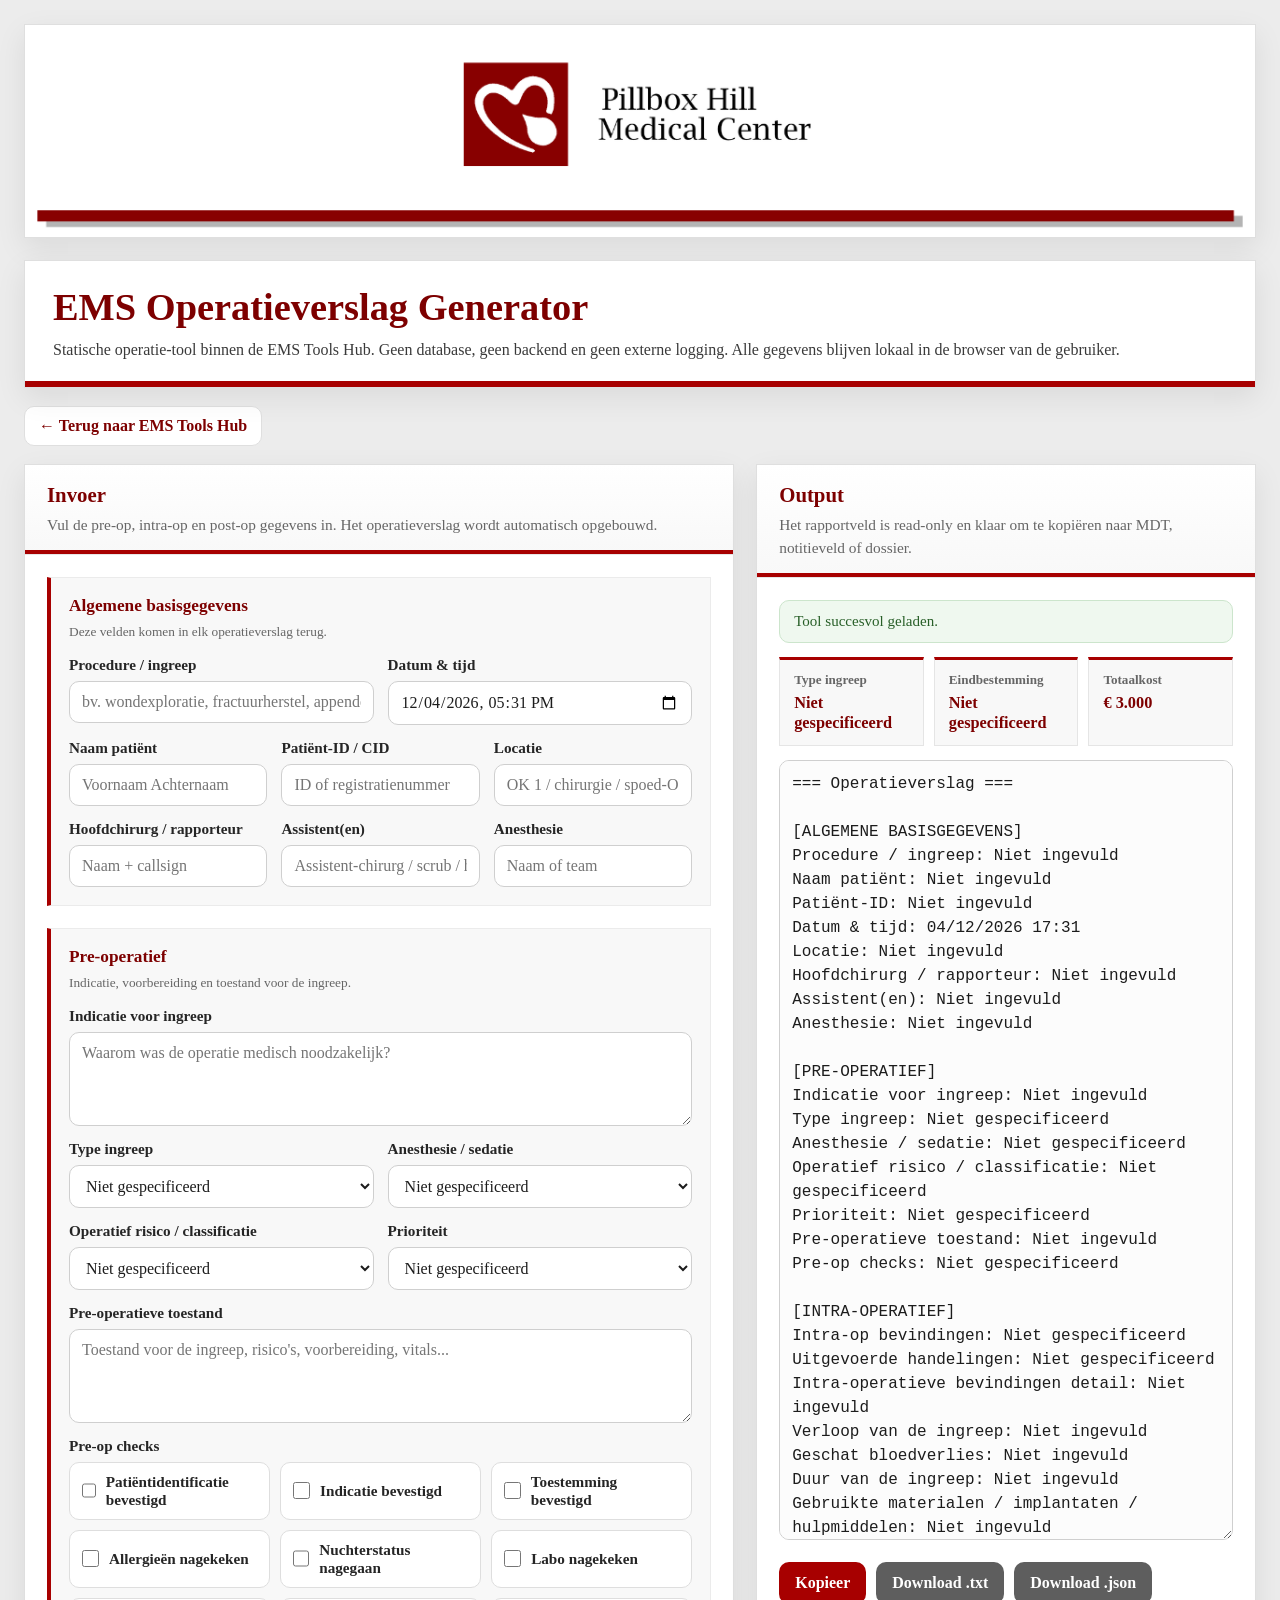
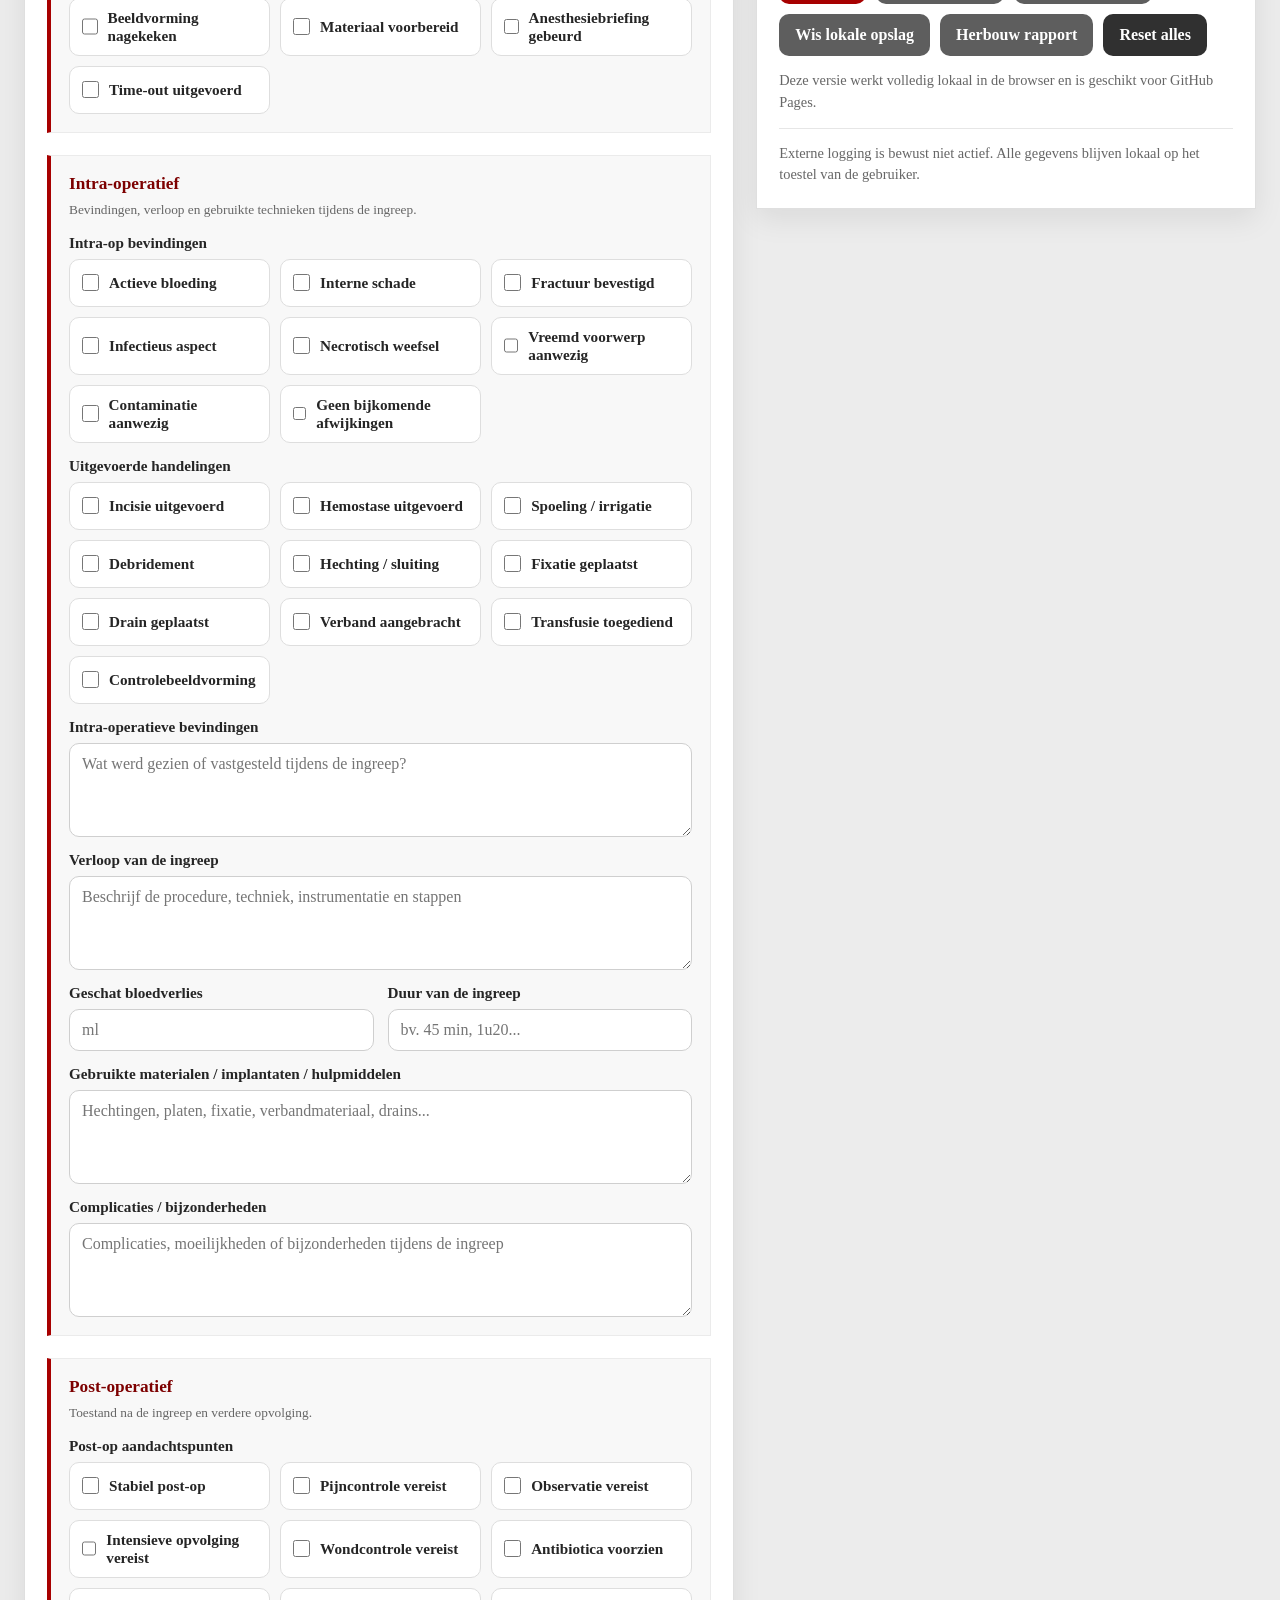
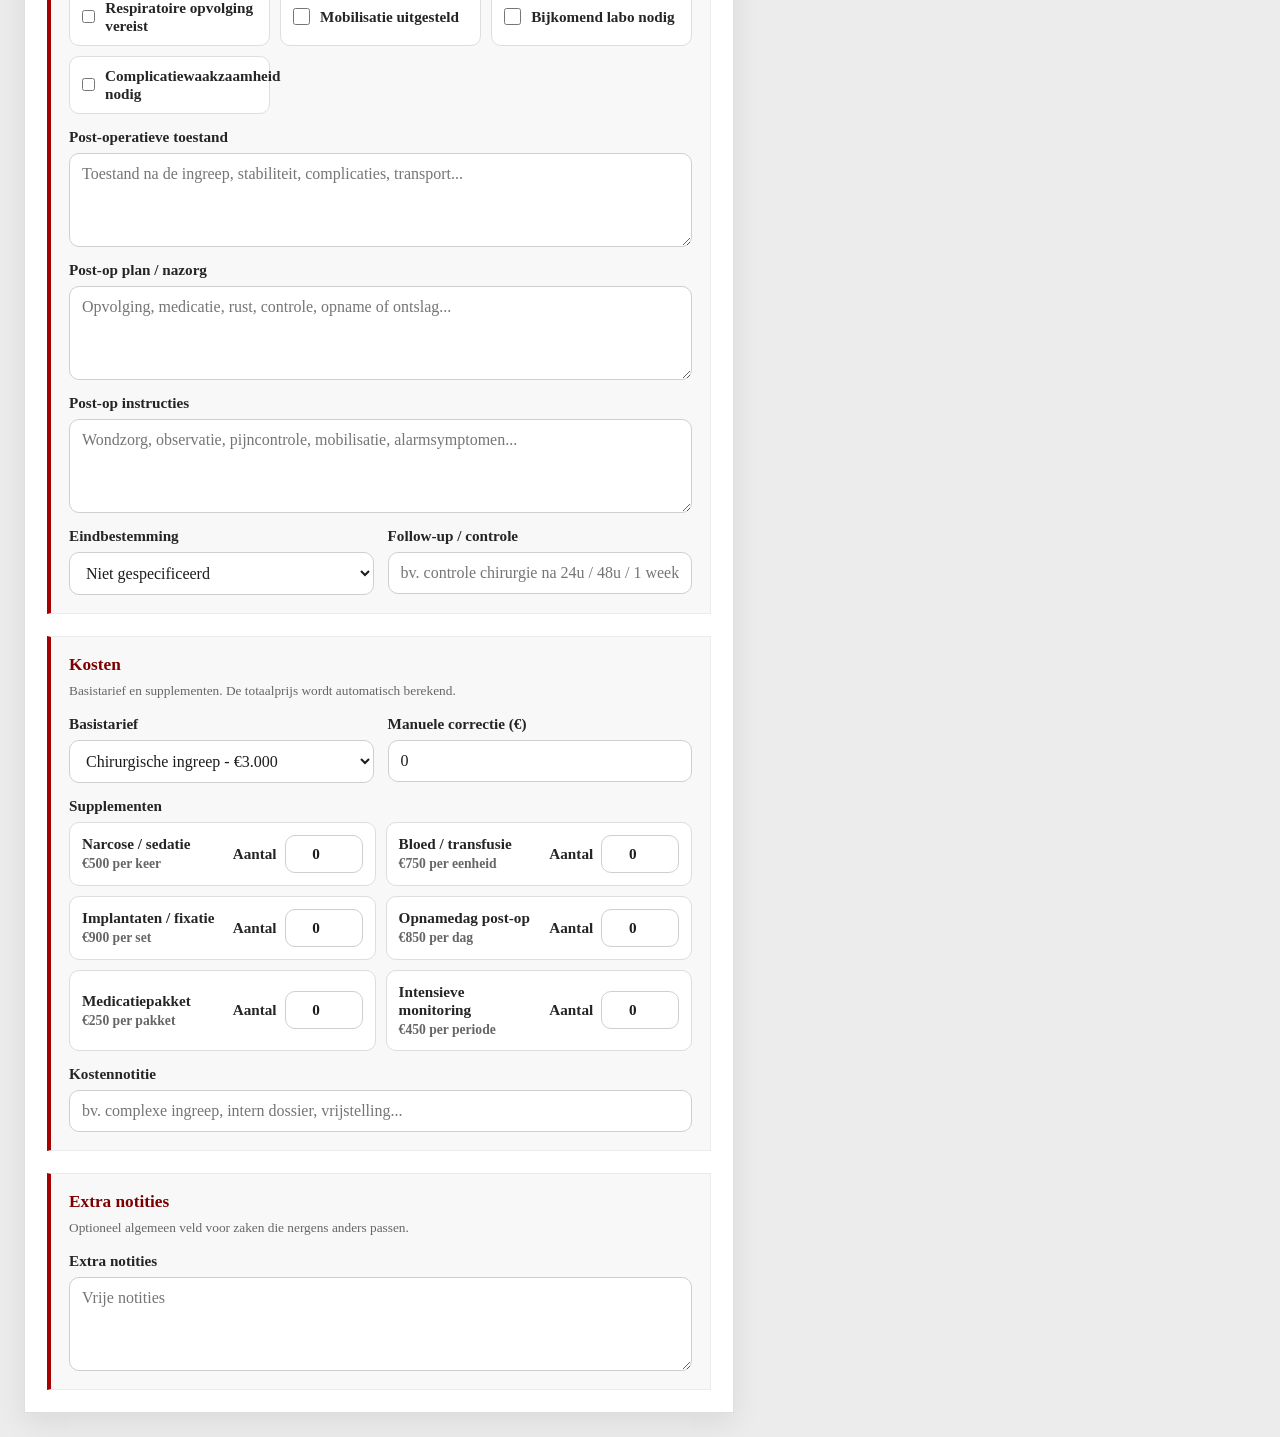
<file: tools/operatie-report/index.html>
<!DOCTYPE html>
<html lang="nl">
<head>
  <meta charset="UTF-8" />
  <meta name="viewport" content="width=device-width, initial-scale=1.0" />
  <title>EMS Operatieverslag Generator</title>
  <link rel="stylesheet" href="styles.css" />
</head>
<body>
  <div class="app">
    <header class="site-header">
      <img src="../../assets/images/Banner.png" alt="EMS Operatieverslag Generator" />
    </header>

    <section class="intro">
      <h1>EMS Operatieverslag Generator</h1>
      <p>
        Statische operatie-tool binnen de EMS Tools Hub. Geen database, geen backend en geen externe logging.
        Alle gegevens blijven lokaal in de browser van de gebruiker.
      </p>
    </section>

    <div class="tool-nav">
      <a href="../../index.html">← Terug naar EMS Tools Hub</a>
    </div>

    <div class="layout">
      <section class="panel">
        <div class="panel-header">
          <h2>Invoer</h2>
          <p>Vul de pre-op, intra-op en post-op gegevens in. Het operatieverslag wordt automatisch opgebouwd.</p>
        </div>

        <div class="panel-body">
          <form id="reportForm">
            <div class="section">
              <h3>Algemene basisgegevens</h3>
              <small>Deze velden komen in elk operatieverslag terug.</small>

              <div class="grid">
                <div class="field col-6">
                  <label for="procedureType">Procedure / ingreep</label>
                  <input id="procedureType" name="procedureType" type="text" placeholder="bv. wondexploratie, fractuurherstel, appendectomie..." />
                </div>

                <div class="field col-6">
                  <label for="dateTime">Datum & tijd</label>
                  <input id="dateTime" name="dateTime" type="datetime-local" />
                </div>

                <div class="field col-4">
                  <label for="patientName">Naam patiënt</label>
                  <input id="patientName" name="patientName" type="text" placeholder="Voornaam Achternaam" />
                </div>

                <div class="field col-4">
                  <label for="patientId">Patiënt-ID / CID</label>
                  <input id="patientId" name="patientId" type="text" placeholder="ID of registratienummer" />
                </div>

                <div class="field col-4">
                  <label for="location">Locatie</label>
                  <input id="location" name="location" type="text" placeholder="OK 1 / chirurgie / spoed-OK..." />
                </div>

                <div class="field col-4">
                  <label for="staffLead">Hoofdchirurg / rapporteur</label>
                  <input id="staffLead" name="staffLead" type="text" placeholder="Naam + callsign" />
                </div>

                <div class="field col-4">
                  <label for="staffAssist">Assistent(en)</label>
                  <input id="staffAssist" name="staffAssist" type="text" placeholder="Assistent-chirurg / scrub / hulp" />
                </div>

                <div class="field col-4">
                  <label for="anesthesiaLead">Anesthesie</label>
                  <input id="anesthesiaLead" name="anesthesiaLead" type="text" placeholder="Naam of team" />
                </div>
              </div>
            </div>

            <div class="section">
              <h3>Pre-operatief</h3>
              <small>Indicatie, voorbereiding en toestand voor de ingreep.</small>

              <div class="grid">
                <div class="field">
                  <label for="surgeryIndication">Indicatie voor ingreep</label>
                  <textarea id="surgeryIndication" name="surgeryIndication" placeholder="Waarom was de operatie medisch noodzakelijk?"></textarea>
                </div>

                <div class="field col-6">
                  <label for="surgeryType">Type ingreep</label>
                  <select id="surgeryType" name="surgeryType"></select>
                </div>

                <div class="field col-6">
                  <label for="anesthesiaType">Anesthesie / sedatie</label>
                  <select id="anesthesiaType" name="anesthesiaType"></select>
                </div>

                <div class="field col-6">
                  <label for="asaRisk">Operatief risico / classificatie</label>
                  <select id="asaRisk" name="asaRisk"></select>
                </div>

                <div class="field col-6">
                  <label for="surgeryPriority">Prioriteit</label>
                  <select id="surgeryPriority" name="surgeryPriority"></select>
                </div>

                <div class="field">
                  <label for="preOpStatus">Pre-operatieve toestand</label>
                  <textarea id="preOpStatus" name="preOpStatus" placeholder="Toestand voor de ingreep, risico's, voorbereiding, vitals..."></textarea>
                </div>

                <div class="field">
                  <span class="group-title">Pre-op checks</span>
                  <div id="preOpChecksContainer" class="checkbox-grid"></div>
                </div>
              </div>
            </div>

            <div class="section">
              <h3>Intra-operatief</h3>
              <small>Bevindingen, verloop en gebruikte technieken tijdens de ingreep.</small>

              <div class="grid">
                <div class="field">
                  <span class="group-title">Intra-op bevindingen</span>
                  <div id="operativeFindingsFlagsContainer" class="checkbox-grid"></div>
                </div>

                <div class="field">
                  <span class="group-title">Uitgevoerde handelingen</span>
                  <div id="operativeActionsContainer" class="checkbox-grid"></div>
                </div>

                <div class="field">
                  <label for="operativeFindings">Intra-operatieve bevindingen</label>
                  <textarea id="operativeFindings" name="operativeFindings" placeholder="Wat werd gezien of vastgesteld tijdens de ingreep?"></textarea>
                </div>

                <div class="field">
                  <label for="operativeCourse">Verloop van de ingreep</label>
                  <textarea id="operativeCourse" name="operativeCourse" placeholder="Beschrijf de procedure, techniek, instrumentatie en stappen"></textarea>
                </div>

                <div class="field col-6">
                  <label for="bloodLoss">Geschat bloedverlies</label>
                  <input id="bloodLoss" name="bloodLoss" type="number" min="0" placeholder="ml" />
                </div>

                <div class="field col-6">
                  <label for="duration">Duur van de ingreep</label>
                  <input id="duration" name="duration" type="text" placeholder="bv. 45 min, 1u20..." />
                </div>

                <div class="field">
                  <label for="materialsUsed">Gebruikte materialen / implantaten / hulpmiddelen</label>
                  <textarea id="materialsUsed" name="materialsUsed" placeholder="Hechtingen, platen, fixatie, verbandmateriaal, drains..."></textarea>
                </div>

                <div class="field">
                  <label for="complications">Complicaties / bijzonderheden</label>
                  <textarea id="complications" name="complications" placeholder="Complicaties, moeilijkheden of bijzonderheden tijdens de ingreep"></textarea>
                </div>
              </div>
            </div>

            <div class="section">
              <h3>Post-operatief</h3>
              <small>Toestand na de ingreep en verdere opvolging.</small>

              <div class="grid">
                <div class="field">
                  <span class="group-title">Post-op aandachtspunten</span>
                  <div id="postOpFlagsContainer" class="checkbox-grid"></div>
                </div>

                <div class="field">
                  <label for="postOpStatus">Post-operatieve toestand</label>
                  <textarea id="postOpStatus" name="postOpStatus" placeholder="Toestand na de ingreep, stabiliteit, complicaties, transport..."></textarea>
                </div>

                <div class="field">
                  <label for="postOpPlan">Post-op plan / nazorg</label>
                  <textarea id="postOpPlan" name="postOpPlan" placeholder="Opvolging, medicatie, rust, controle, opname of ontslag..."></textarea>
                </div>

                <div class="field">
                  <label for="postOpInstructions">Post-op instructies</label>
                  <textarea id="postOpInstructions" name="postOpInstructions" placeholder="Wondzorg, observatie, pijncontrole, mobilisatie, alarmsymptomen..."></textarea>
                </div>

                <div class="field col-6">
                  <label for="disposition">Eindbestemming</label>
                  <select id="disposition" name="disposition"></select>
                </div>

                <div class="field col-6">
                  <label for="followUp">Follow-up / controle</label>
                  <input id="followUp" name="followUp" type="text" placeholder="bv. controle chirurgie na 24u / 48u / 1 week" />
                </div>
              </div>
            </div>

            <div class="section">
              <h3>Kosten</h3>
              <small>Basistarief en supplementen. De totaalprijs wordt automatisch berekend.</small>

              <div class="grid">
                <div class="field col-6">
                  <label for="baseCost">Basistarief</label>
                  <select id="baseCost" name="baseCost"></select>
                </div>

                <div class="field col-6">
                  <label for="customCost">Manuele correctie (€)</label>
                  <input id="customCost" name="customCost" type="number" step="1" value="0" />
                </div>

                <div class="field">
                  <span class="group-title">Supplementen</span>
                  <div id="supplementsContainer" class="cost-grid"></div>
                </div>

                <div class="field">
                  <label for="costNotes">Kostennotitie</label>
                  <input id="costNotes" name="costNotes" type="text" placeholder="bv. complexe ingreep, intern dossier, vrijstelling..." />
                </div>
              </div>
            </div>

            <div class="section">
              <h3>Extra notities</h3>
              <small>Optioneel algemeen veld voor zaken die nergens anders passen.</small>

              <div class="grid">
                <div class="field">
                  <label for="freeNotes">Extra notities</label>
                  <textarea id="freeNotes" name="freeNotes" placeholder="Vrije notities"></textarea>
                </div>
              </div>
            </div>
          </form>
        </div>
      </section>

      <aside class="output-wrap">
        <section class="panel">
          <div class="panel-header">
            <h2>Output</h2>
            <p>Het rapportveld is read-only en klaar om te kopiëren naar MDT, notitieveld of dossier.</p>
          </div>

          <div class="panel-body">
            <div id="statusBox" class="status hidden"></div>

            <div class="output-meta">
              <div class="meta-card">
                <strong>Type ingreep</strong>
                <span id="surgeryTypeDisplay">—</span>
              </div>

              <div class="meta-card">
                <strong>Eindbestemming</strong>
                <span id="dispositionDisplay">—</span>
              </div>

              <div class="meta-card">
                <strong>Totaalkost</strong>
                <span id="costDisplay">€0</span>
              </div>
            </div>

            <textarea id="reportOutput" class="output" readonly></textarea>

            <div class="actions">
              <button type="button" class="btn-primary" id="copyBtn">Kopieer</button>
              <button type="button" class="btn-secondary" id="downloadTxtBtn">Download .txt</button>
              <button type="button" class="btn-secondary" id="downloadJsonBtn">Download .json</button>
              <button type="button" class="btn-secondary" id="clearStorageBtn">Wis lokale opslag</button>
              <button type="button" class="btn-secondary" id="manualRefreshBtn">Herbouw rapport</button>
              <button type="button" class="btn-danger" id="resetBtn">Reset alles</button>
            </div>

            <p class="note">
              Deze versie werkt volledig lokaal in de browser en is geschikt voor GitHub Pages.
            </p>

            <div class="footer-note">
              Externe logging is bewust niet actief. Alle gegevens blijven lokaal op het toestel van de gebruiker.
            </div>
          </div>
        </section>
      </aside>
    </div>
  </div>

  <script src="app.js"></script>
</body>
</html>
</file>
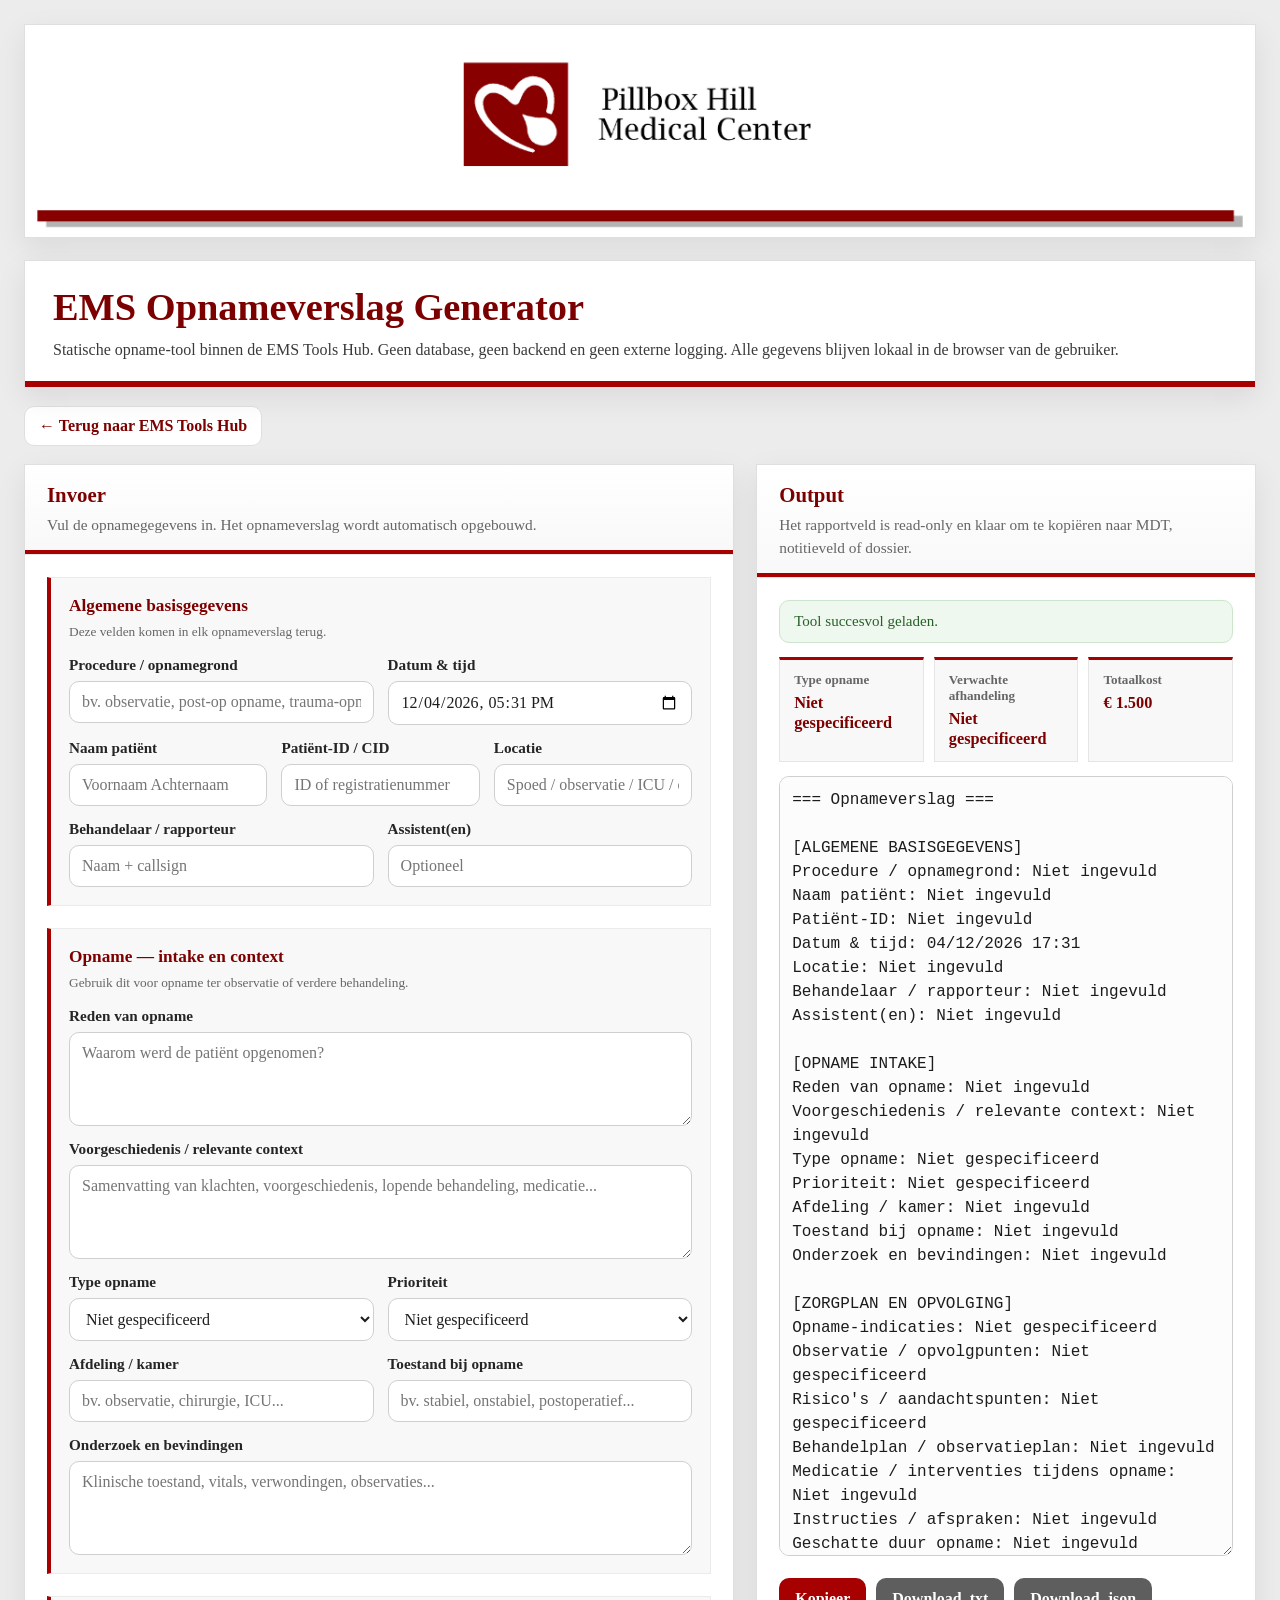
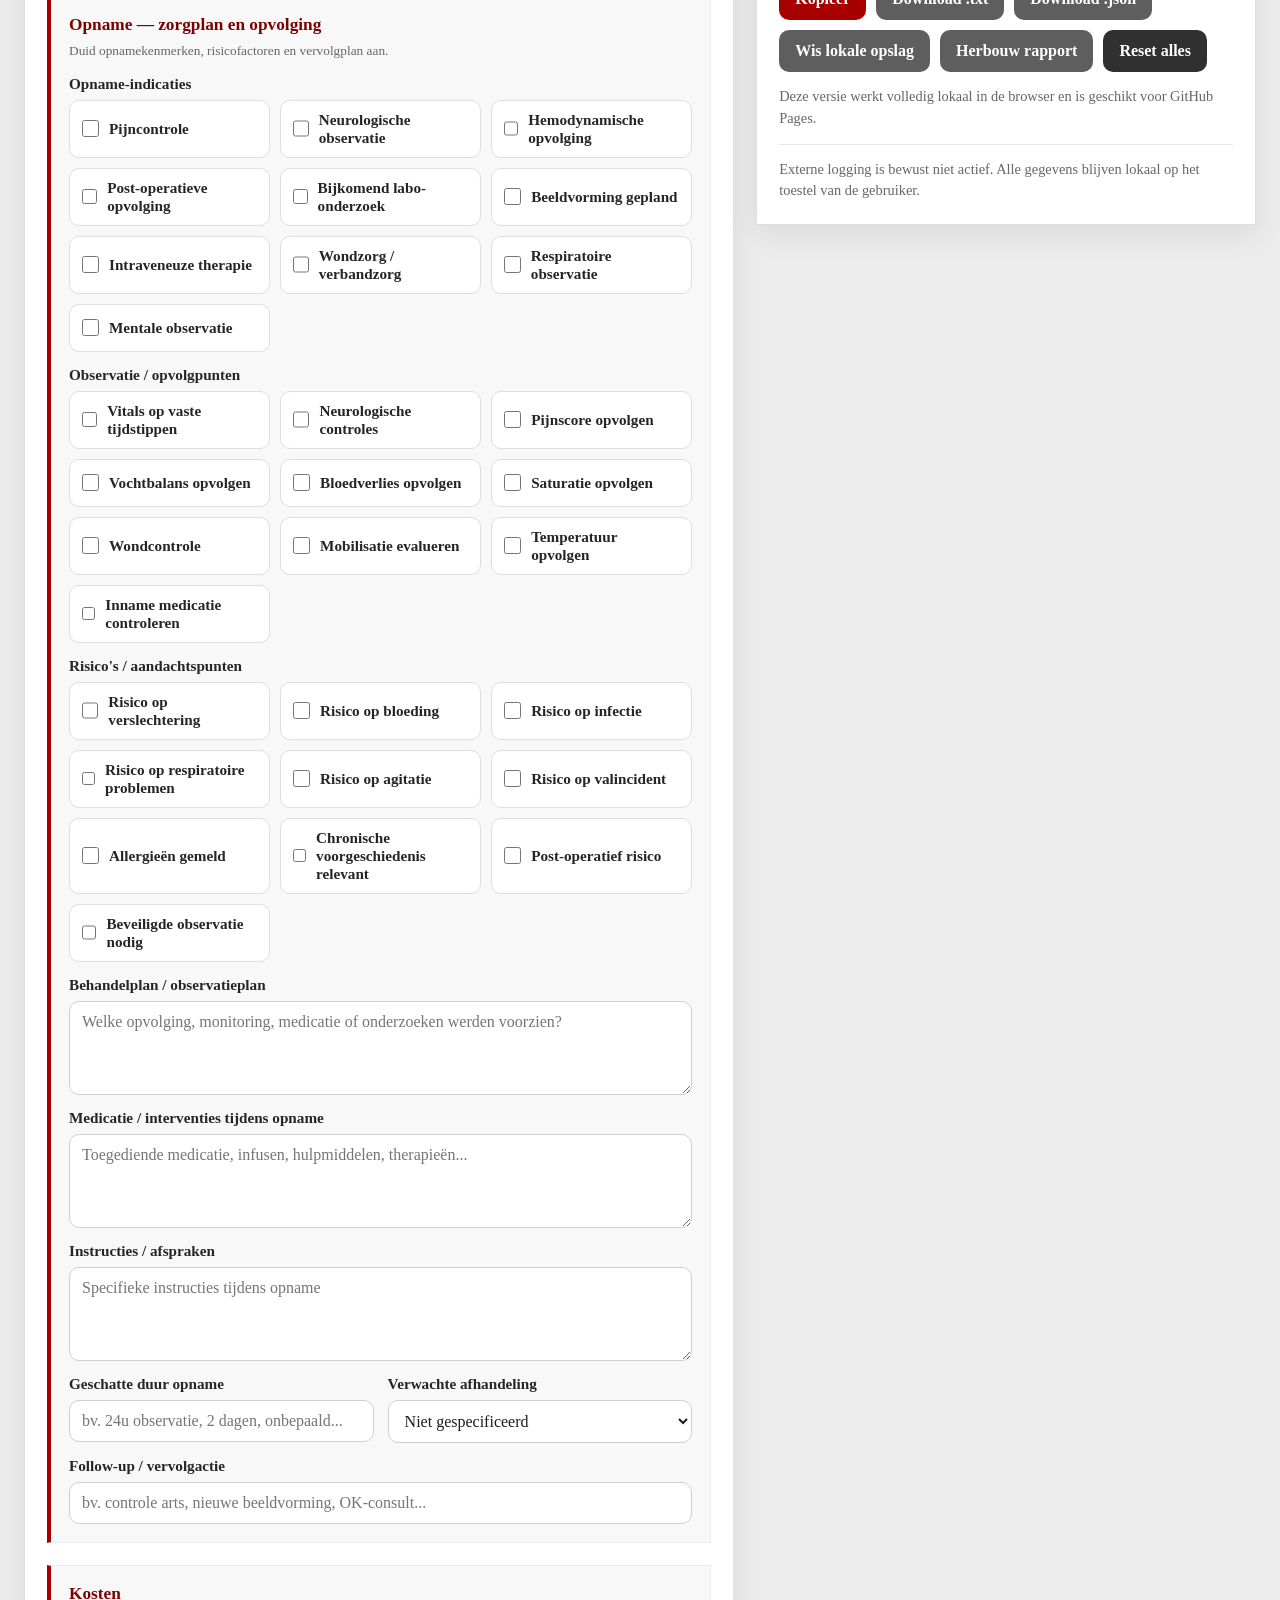
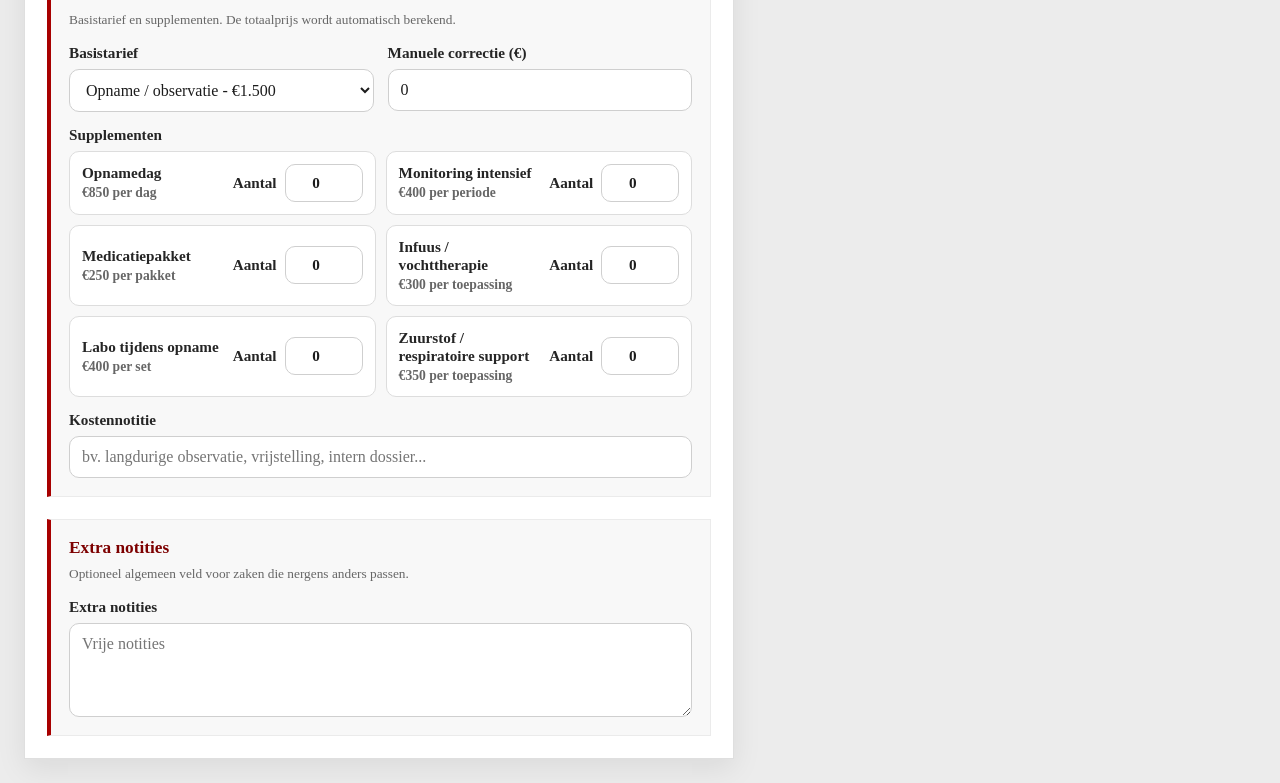
<file: tools/opname-report/index.html>
<!DOCTYPE html>
<html lang="nl">
<head>
  <meta charset="UTF-8" />
  <meta name="viewport" content="width=device-width, initial-scale=1.0" />
  <title>EMS Opnameverslag Generator</title>
  <link rel="stylesheet" href="styles.css" />
</head>
<body>
  <div class="app">
    <header class="site-header">
      <img src="../../assets/images/Banner.png" alt="EMS Opnameverslag Generator" />
    </header>

    <section class="intro">
      <h1>EMS Opnameverslag Generator</h1>
      <p>
        Statische opname-tool binnen de EMS Tools Hub. Geen database, geen backend en geen externe logging.
        Alle gegevens blijven lokaal in de browser van de gebruiker.
      </p>
    </section>

    <div class="tool-nav">
      <a href="../../index.html">← Terug naar EMS Tools Hub</a>
    </div>

    <div class="layout">
      <section class="panel">
        <div class="panel-header">
          <h2>Invoer</h2>
          <p>Vul de opnamegegevens in. Het opnameverslag wordt automatisch opgebouwd.</p>
        </div>

        <div class="panel-body">
          <form id="reportForm">
            <div class="section">
              <h3>Algemene basisgegevens</h3>
              <small>Deze velden komen in elk opnameverslag terug.</small>

              <div class="grid">
                <div class="field col-6">
                  <label for="procedureType">Procedure / opnamegrond</label>
                  <input id="procedureType" name="procedureType" type="text" placeholder="bv. observatie, post-op opname, trauma-opname..." />
                </div>

                <div class="field col-6">
                  <label for="dateTime">Datum & tijd</label>
                  <input id="dateTime" name="dateTime" type="datetime-local" />
                </div>

                <div class="field col-4">
                  <label for="patientName">Naam patiënt</label>
                  <input id="patientName" name="patientName" type="text" placeholder="Voornaam Achternaam" />
                </div>

                <div class="field col-4">
                  <label for="patientId">Patiënt-ID / CID</label>
                  <input id="patientId" name="patientId" type="text" placeholder="ID of registratienummer" />
                </div>

                <div class="field col-4">
                  <label for="location">Locatie</label>
                  <input id="location" name="location" type="text" placeholder="Spoed / observatie / ICU / chirurgie..." />
                </div>

                <div class="field col-6">
                  <label for="staffLead">Behandelaar / rapporteur</label>
                  <input id="staffLead" name="staffLead" type="text" placeholder="Naam + callsign" />
                </div>

                <div class="field col-6">
                  <label for="staffAssist">Assistent(en)</label>
                  <input id="staffAssist" name="staffAssist" type="text" placeholder="Optioneel" />
                </div>
              </div>
            </div>

            <div class="section">
              <h3>Opname — intake en context</h3>
              <small>Gebruik dit voor opname ter observatie of verdere behandeling.</small>

              <div class="grid">
                <div class="field">
                  <label for="admissionReason">Reden van opname</label>
                  <textarea id="admissionReason" name="admissionReason" placeholder="Waarom werd de patiënt opgenomen?"></textarea>
                </div>

                <div class="field">
                  <label for="admissionHistory">Voorgeschiedenis / relevante context</label>
                  <textarea id="admissionHistory" name="admissionHistory" placeholder="Samenvatting van klachten, voorgeschiedenis, lopende behandeling, medicatie..."></textarea>
                </div>

                <div class="field col-6">
                  <label for="admissionType">Type opname</label>
                  <select id="admissionType" name="admissionType"></select>
                </div>

                <div class="field col-6">
                  <label for="admissionPriority">Prioriteit</label>
                  <select id="admissionPriority" name="admissionPriority"></select>
                </div>

                <div class="field col-6">
                  <label for="admissionWard">Afdeling / kamer</label>
                  <input id="admissionWard" name="admissionWard" type="text" placeholder="bv. observatie, chirurgie, ICU..." />
                </div>

                <div class="field col-6">
                  <label for="admissionStatus">Toestand bij opname</label>
                  <input id="admissionStatus" name="admissionStatus" type="text" placeholder="bv. stabiel, onstabiel, postoperatief..." />
                </div>

                <div class="field">
                  <label for="admissionExam">Onderzoek en bevindingen</label>
                  <textarea id="admissionExam" name="admissionExam" placeholder="Klinische toestand, vitals, verwondingen, observaties..."></textarea>
                </div>
              </div>
            </div>

            <div class="section">
              <h3>Opname — zorgplan en opvolging</h3>
              <small>Duid opnamekenmerken, risicofactoren en vervolgplan aan.</small>

              <div class="grid">
                <div class="field">
                  <span class="group-title">Opname-indicaties</span>
                  <div id="indicationsContainer" class="checkbox-grid"></div>
                </div>

                <div class="field">
                  <span class="group-title">Observatie / opvolgpunten</span>
                  <div id="monitoringContainer" class="checkbox-grid"></div>
                </div>

                <div class="field">
                  <span class="group-title">Risico's / aandachtspunten</span>
                  <div id="riskFlagsContainer" class="checkbox-grid"></div>
                </div>

                <div class="field">
                  <label for="admissionPlan">Behandelplan / observatieplan</label>
                  <textarea id="admissionPlan" name="admissionPlan" placeholder="Welke opvolging, monitoring, medicatie of onderzoeken werden voorzien?"></textarea>
                </div>

                <div class="field">
                  <label for="admissionMedications">Medicatie / interventies tijdens opname</label>
                  <textarea id="admissionMedications" name="admissionMedications" placeholder="Toegediende medicatie, infusen, hulpmiddelen, therapieën..."></textarea>
                </div>

                <div class="field">
                  <label for="admissionInstructions">Instructies / afspraken</label>
                  <textarea id="admissionInstructions" name="admissionInstructions" placeholder="Specifieke instructies tijdens opname"></textarea>
                </div>

                <div class="field col-6">
                  <label for="estimatedStay">Geschatte duur opname</label>
                  <input id="estimatedStay" name="estimatedStay" type="text" placeholder="bv. 24u observatie, 2 dagen, onbepaald..." />
                </div>

                <div class="field col-6">
                  <label for="dischargeExpectation">Verwachte afhandeling</label>
                  <select id="dischargeExpectation" name="dischargeExpectation"></select>
                </div>

                <div class="field">
                  <label for="followUp">Follow-up / vervolgactie</label>
                  <input id="followUp" name="followUp" type="text" placeholder="bv. controle arts, nieuwe beeldvorming, OK-consult..." />
                </div>
              </div>
            </div>

            <div class="section">
              <h3>Kosten</h3>
              <small>Basistarief en supplementen. De totaalprijs wordt automatisch berekend.</small>

              <div class="grid">
                <div class="field col-6">
                  <label for="baseCost">Basistarief</label>
                  <select id="baseCost" name="baseCost"></select>
                </div>

                <div class="field col-6">
                  <label for="customCost">Manuele correctie (€)</label>
                  <input id="customCost" name="customCost" type="number" step="1" value="0" />
                </div>

                <div class="field">
                  <span class="group-title">Supplementen</span>
                  <div id="supplementsContainer" class="cost-grid"></div>
                </div>

                <div class="field">
                  <label for="costNotes">Kostennotitie</label>
                  <input id="costNotes" name="costNotes" type="text" placeholder="bv. langdurige observatie, vrijstelling, intern dossier..." />
                </div>
              </div>
            </div>

            <div class="section">
              <h3>Extra notities</h3>
              <small>Optioneel algemeen veld voor zaken die nergens anders passen.</small>

              <div class="grid">
                <div class="field">
                  <label for="freeNotes">Extra notities</label>
                  <textarea id="freeNotes" name="freeNotes" placeholder="Vrije notities"></textarea>
                </div>
              </div>
            </div>
          </form>
        </div>
      </section>

      <aside class="output-wrap">
        <section class="panel">
          <div class="panel-header">
            <h2>Output</h2>
            <p>Het rapportveld is read-only en klaar om te kopiëren naar MDT, notitieveld of dossier.</p>
          </div>

          <div class="panel-body">
            <div id="statusBox" class="status hidden"></div>

            <div class="output-meta">
              <div class="meta-card">
                <strong>Type opname</strong>
                <span id="admissionTypeDisplay">—</span>
              </div>

              <div class="meta-card">
                <strong>Verwachte afhandeling</strong>
                <span id="dischargeDisplay">—</span>
              </div>

              <div class="meta-card">
                <strong>Totaalkost</strong>
                <span id="costDisplay">€0</span>
              </div>
            </div>

            <textarea id="reportOutput" class="output" readonly></textarea>

            <div class="actions">
              <button type="button" class="btn-primary" id="copyBtn">Kopieer</button>
              <button type="button" class="btn-secondary" id="downloadTxtBtn">Download .txt</button>
              <button type="button" class="btn-secondary" id="downloadJsonBtn">Download .json</button>
              <button type="button" class="btn-secondary" id="clearStorageBtn">Wis lokale opslag</button>
              <button type="button" class="btn-secondary" id="manualRefreshBtn">Herbouw rapport</button>
              <button type="button" class="btn-danger" id="resetBtn">Reset alles</button>
            </div>

            <p class="note">
              Deze versie werkt volledig lokaal in de browser en is geschikt voor GitHub Pages.
            </p>

            <div class="footer-note">
              Externe logging is bewust niet actief. Alle gegevens blijven lokaal op het toestel van de gebruiker.
            </div>
          </div>
        </section>
      </aside>
    </div>
  </div>

  <script src="app.js"></script>
</body>
</html>
</file>
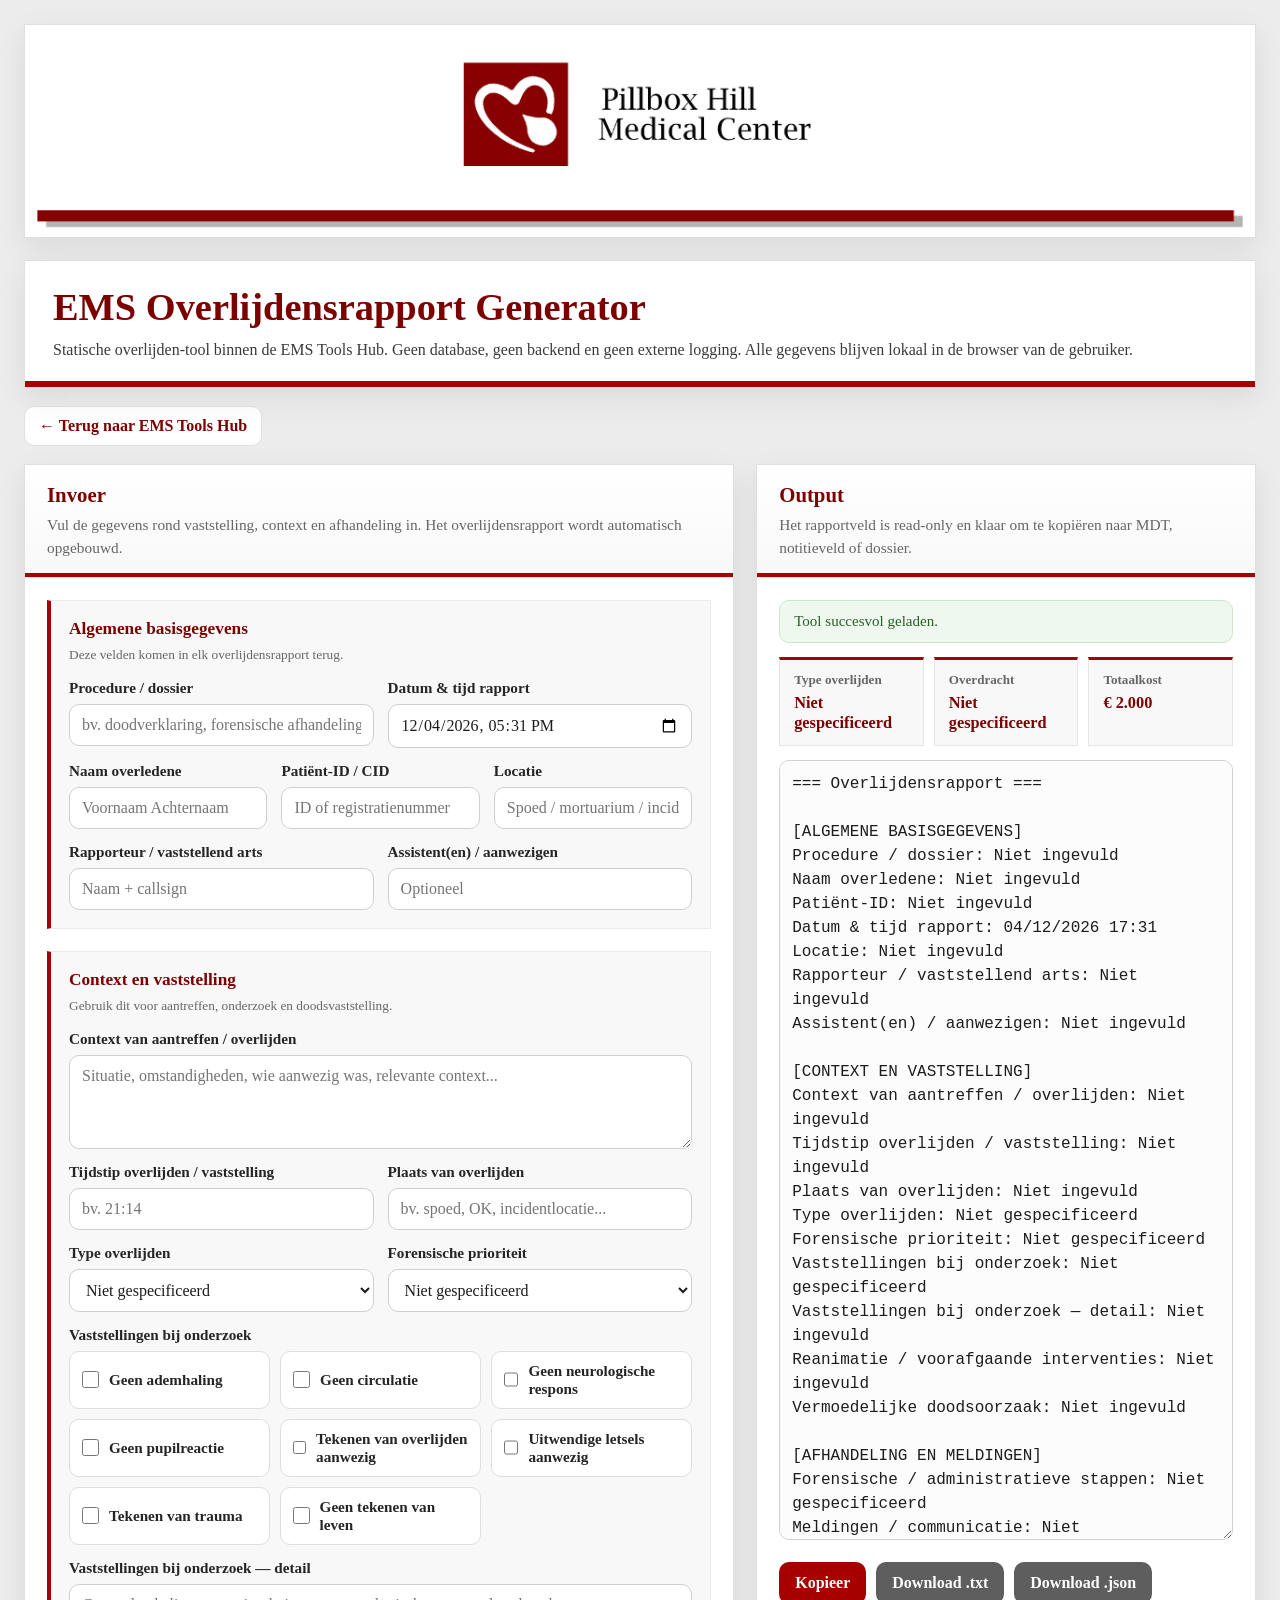
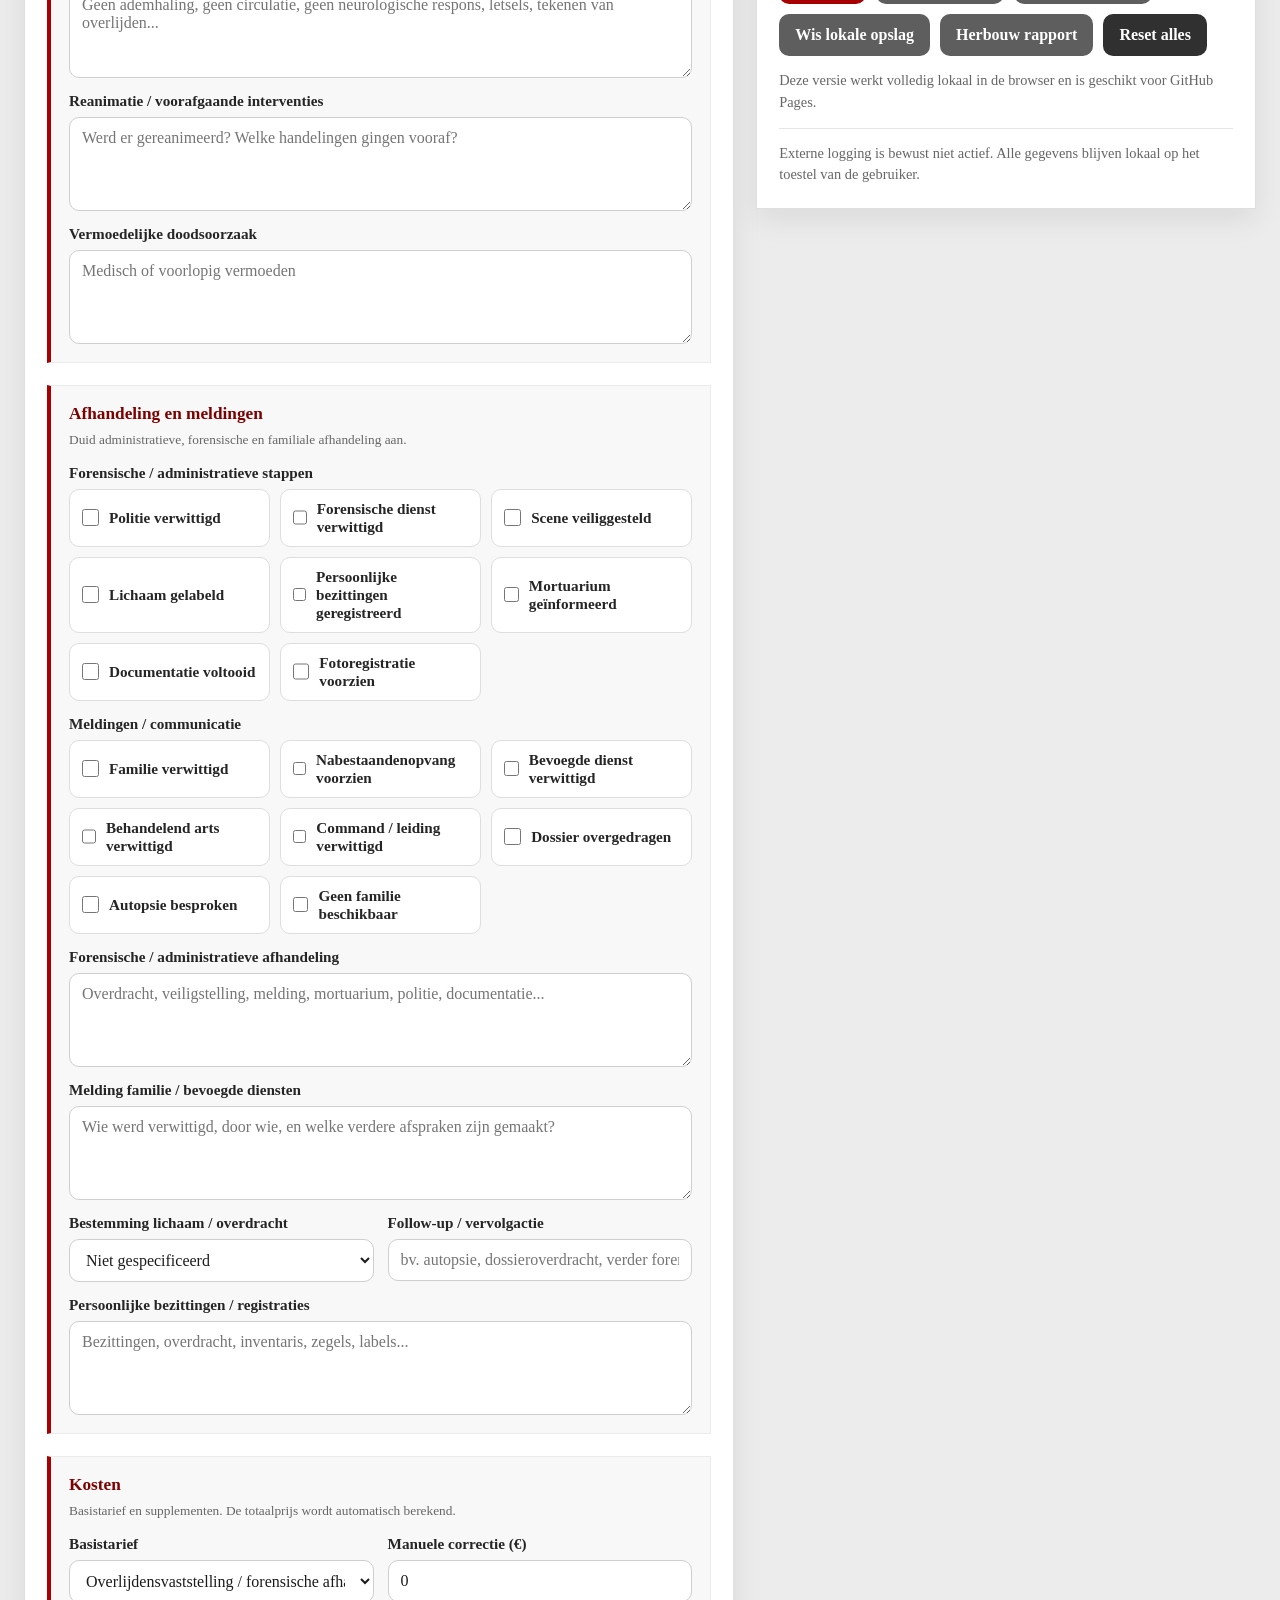
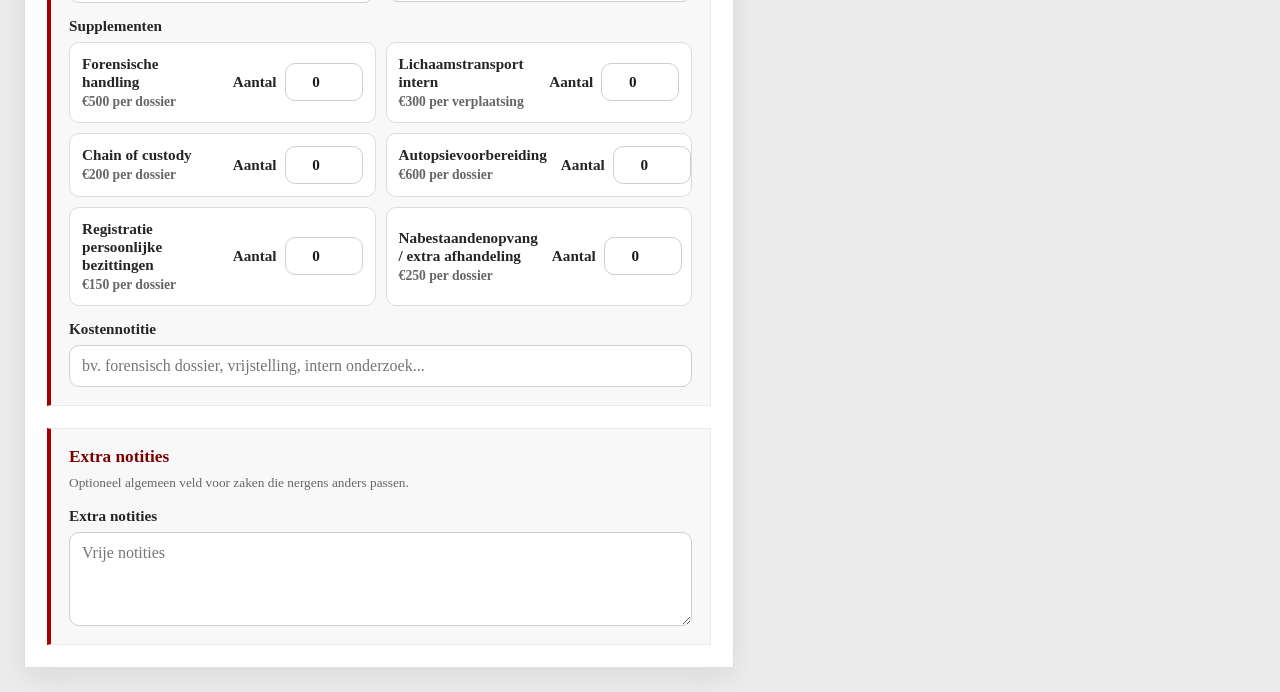
<file: tools/overlijden-report/index.html>
<!DOCTYPE html>
<html lang="nl">
<head>
  <meta charset="UTF-8" />
  <meta name="viewport" content="width=device-width, initial-scale=1.0" />
  <title>EMS Overlijdensrapport Generator</title>
  <link rel="stylesheet" href="styles.css" />
</head>
<body>
  <div class="app">
    <header class="site-header">
      <img src="../../assets/images/Banner.png" alt="EMS Overlijdensrapport Generator" />
    </header>

    <section class="intro">
      <h1>EMS Overlijdensrapport Generator</h1>
      <p>
        Statische overlijden-tool binnen de EMS Tools Hub. Geen database, geen backend en geen externe logging.
        Alle gegevens blijven lokaal in de browser van de gebruiker.
      </p>
    </section>

    <div class="tool-nav">
      <a href="../../index.html">← Terug naar EMS Tools Hub</a>
    </div>

    <div class="layout">
      <section class="panel">
        <div class="panel-header">
          <h2>Invoer</h2>
          <p>Vul de gegevens rond vaststelling, context en afhandeling in. Het overlijdensrapport wordt automatisch opgebouwd.</p>
        </div>

        <div class="panel-body">
          <form id="reportForm">
            <div class="section">
              <h3>Algemene basisgegevens</h3>
              <small>Deze velden komen in elk overlijdensrapport terug.</small>

              <div class="grid">
                <div class="field col-6">
                  <label for="procedureType">Procedure / dossier</label>
                  <input id="procedureType" name="procedureType" type="text" placeholder="bv. doodverklaring, forensische afhandeling, overlijden na trauma..." />
                </div>

                <div class="field col-6">
                  <label for="dateTime">Datum & tijd rapport</label>
                  <input id="dateTime" name="dateTime" type="datetime-local" />
                </div>

                <div class="field col-4">
                  <label for="patientName">Naam overledene</label>
                  <input id="patientName" name="patientName" type="text" placeholder="Voornaam Achternaam" />
                </div>

                <div class="field col-4">
                  <label for="patientId">Patiënt-ID / CID</label>
                  <input id="patientId" name="patientId" type="text" placeholder="ID of registratienummer" />
                </div>

                <div class="field col-4">
                  <label for="location">Locatie</label>
                  <input id="location" name="location" type="text" placeholder="Spoed / mortuarium / incidentlocatie / OK..." />
                </div>

                <div class="field col-6">
                  <label for="staffLead">Rapporteur / vaststellend arts</label>
                  <input id="staffLead" name="staffLead" type="text" placeholder="Naam + callsign" />
                </div>

                <div class="field col-6">
                  <label for="staffAssist">Assistent(en) / aanwezigen</label>
                  <input id="staffAssist" name="staffAssist" type="text" placeholder="Optioneel" />
                </div>
              </div>
            </div>

            <div class="section">
              <h3>Context en vaststelling</h3>
              <small>Gebruik dit voor aantreffen, onderzoek en doodsvaststelling.</small>

              <div class="grid">
                <div class="field">
                  <label for="deceasedContext">Context van aantreffen / overlijden</label>
                  <textarea id="deceasedContext" name="deceasedContext" placeholder="Situatie, omstandigheden, wie aanwezig was, relevante context..."></textarea>
                </div>

                <div class="field col-6">
                  <label for="deceasedTime">Tijdstip overlijden / vaststelling</label>
                  <input id="deceasedTime" name="deceasedTime" type="text" placeholder="bv. 21:14" />
                </div>

                <div class="field col-6">
                  <label for="deceasedPlace">Plaats van overlijden</label>
                  <input id="deceasedPlace" name="deceasedPlace" type="text" placeholder="bv. spoed, OK, incidentlocatie..." />
                </div>

                <div class="field col-6">
                  <label for="deathType">Type overlijden</label>
                  <select id="deathType" name="deathType"></select>
                </div>

                <div class="field col-6">
                  <label for="forensicPriority">Forensische prioriteit</label>
                  <select id="forensicPriority" name="forensicPriority"></select>
                </div>

                <div class="field">
                  <span class="group-title">Vaststellingen bij onderzoek</span>
                  <div id="deathExamFlagsContainer" class="checkbox-grid"></div>
                </div>

                <div class="field">
                  <label for="deathExam">Vaststellingen bij onderzoek — detail</label>
                  <textarea id="deathExam" name="deathExam" placeholder="Geen ademhaling, geen circulatie, geen neurologische respons, letsels, tekenen van overlijden..."></textarea>
                </div>

                <div class="field">
                  <label for="resuscitationStatus">Reanimatie / voorafgaande interventies</label>
                  <textarea id="resuscitationStatus" name="resuscitationStatus" placeholder="Werd er gereanimeerd? Welke handelingen gingen vooraf?"></textarea>
                </div>

                <div class="field">
                  <label for="presumedCause">Vermoedelijke doodsoorzaak</label>
                  <textarea id="presumedCause" name="presumedCause" placeholder="Medisch of voorlopig vermoeden"></textarea>
                </div>
              </div>
            </div>

            <div class="section">
              <h3>Afhandeling en meldingen</h3>
              <small>Duid administratieve, forensische en familiale afhandeling aan.</small>

              <div class="grid">
                <div class="field">
                  <span class="group-title">Forensische / administratieve stappen</span>
                  <div id="forensicHandlingFlagsContainer" class="checkbox-grid"></div>
                </div>

                <div class="field">
                  <span class="group-title">Meldingen / communicatie</span>
                  <div id="notificationFlagsContainer" class="checkbox-grid"></div>
                </div>

                <div class="field">
                  <label for="forensicHandling">Forensische / administratieve afhandeling</label>
                  <textarea id="forensicHandling" name="forensicHandling" placeholder="Overdracht, veiligstelling, melding, mortuarium, politie, documentatie..."></textarea>
                </div>

                <div class="field">
                  <label for="nextOfKin">Melding familie / bevoegde diensten</label>
                  <textarea id="nextOfKin" name="nextOfKin" placeholder="Wie werd verwittigd, door wie, en welke verdere afspraken zijn gemaakt?"></textarea>
                </div>

                <div class="field col-6">
                  <label for="bodyDisposition">Bestemming lichaam / overdracht</label>
                  <select id="bodyDisposition" name="bodyDisposition"></select>
                </div>

                <div class="field col-6">
                  <label for="followUp">Follow-up / vervolgactie</label>
                  <input id="followUp" name="followUp" type="text" placeholder="bv. autopsie, dossieroverdracht, verder forensisch onderzoek..." />
                </div>

                <div class="field">
                  <label for="propertyNotes">Persoonlijke bezittingen / registraties</label>
                  <textarea id="propertyNotes" name="propertyNotes" placeholder="Bezittingen, overdracht, inventaris, zegels, labels..."></textarea>
                </div>
              </div>
            </div>

            <div class="section">
              <h3>Kosten</h3>
              <small>Basistarief en supplementen. De totaalprijs wordt automatisch berekend.</small>

              <div class="grid">
                <div class="field col-6">
                  <label for="baseCost">Basistarief</label>
                  <select id="baseCost" name="baseCost"></select>
                </div>

                <div class="field col-6">
                  <label for="customCost">Manuele correctie (€)</label>
                  <input id="customCost" name="customCost" type="number" step="1" value="0" />
                </div>

                <div class="field">
                  <span class="group-title">Supplementen</span>
                  <div id="supplementsContainer" class="cost-grid"></div>
                </div>

                <div class="field">
                  <label for="costNotes">Kostennotitie</label>
                  <input id="costNotes" name="costNotes" type="text" placeholder="bv. forensisch dossier, vrijstelling, intern onderzoek..." />
                </div>
              </div>
            </div>

            <div class="section">
              <h3>Extra notities</h3>
              <small>Optioneel algemeen veld voor zaken die nergens anders passen.</small>

              <div class="grid">
                <div class="field">
                  <label for="freeNotes">Extra notities</label>
                  <textarea id="freeNotes" name="freeNotes" placeholder="Vrije notities"></textarea>
                </div>
              </div>
            </div>
          </form>
        </div>
      </section>

      <aside class="output-wrap">
        <section class="panel">
          <div class="panel-header">
            <h2>Output</h2>
            <p>Het rapportveld is read-only en klaar om te kopiëren naar MDT, notitieveld of dossier.</p>
          </div>

          <div class="panel-body">
            <div id="statusBox" class="status hidden"></div>

            <div class="output-meta">
              <div class="meta-card">
                <strong>Type overlijden</strong>
                <span id="deathTypeDisplay">—</span>
              </div>

              <div class="meta-card">
                <strong>Overdracht</strong>
                <span id="bodyDispositionDisplay">—</span>
              </div>

              <div class="meta-card">
                <strong>Totaalkost</strong>
                <span id="costDisplay">€0</span>
              </div>
            </div>

            <textarea id="reportOutput" class="output" readonly></textarea>

            <div class="actions">
              <button type="button" class="btn-primary" id="copyBtn">Kopieer</button>
              <button type="button" class="btn-secondary" id="downloadTxtBtn">Download .txt</button>
              <button type="button" class="btn-secondary" id="downloadJsonBtn">Download .json</button>
              <button type="button" class="btn-secondary" id="clearStorageBtn">Wis lokale opslag</button>
              <button type="button" class="btn-secondary" id="manualRefreshBtn">Herbouw rapport</button>
              <button type="button" class="btn-danger" id="resetBtn">Reset alles</button>
            </div>

            <p class="note">
              Deze versie werkt volledig lokaal in de browser en is geschikt voor GitHub Pages.
            </p>

            <div class="footer-note">
              Externe logging is bewust niet actief. Alle gegevens blijven lokaal op het toestel van de gebruiker.
            </div>
          </div>
        </section>
      </aside>
    </div>
  </div>

  <script src="app.js"></script>
</body>
</html>
</file>
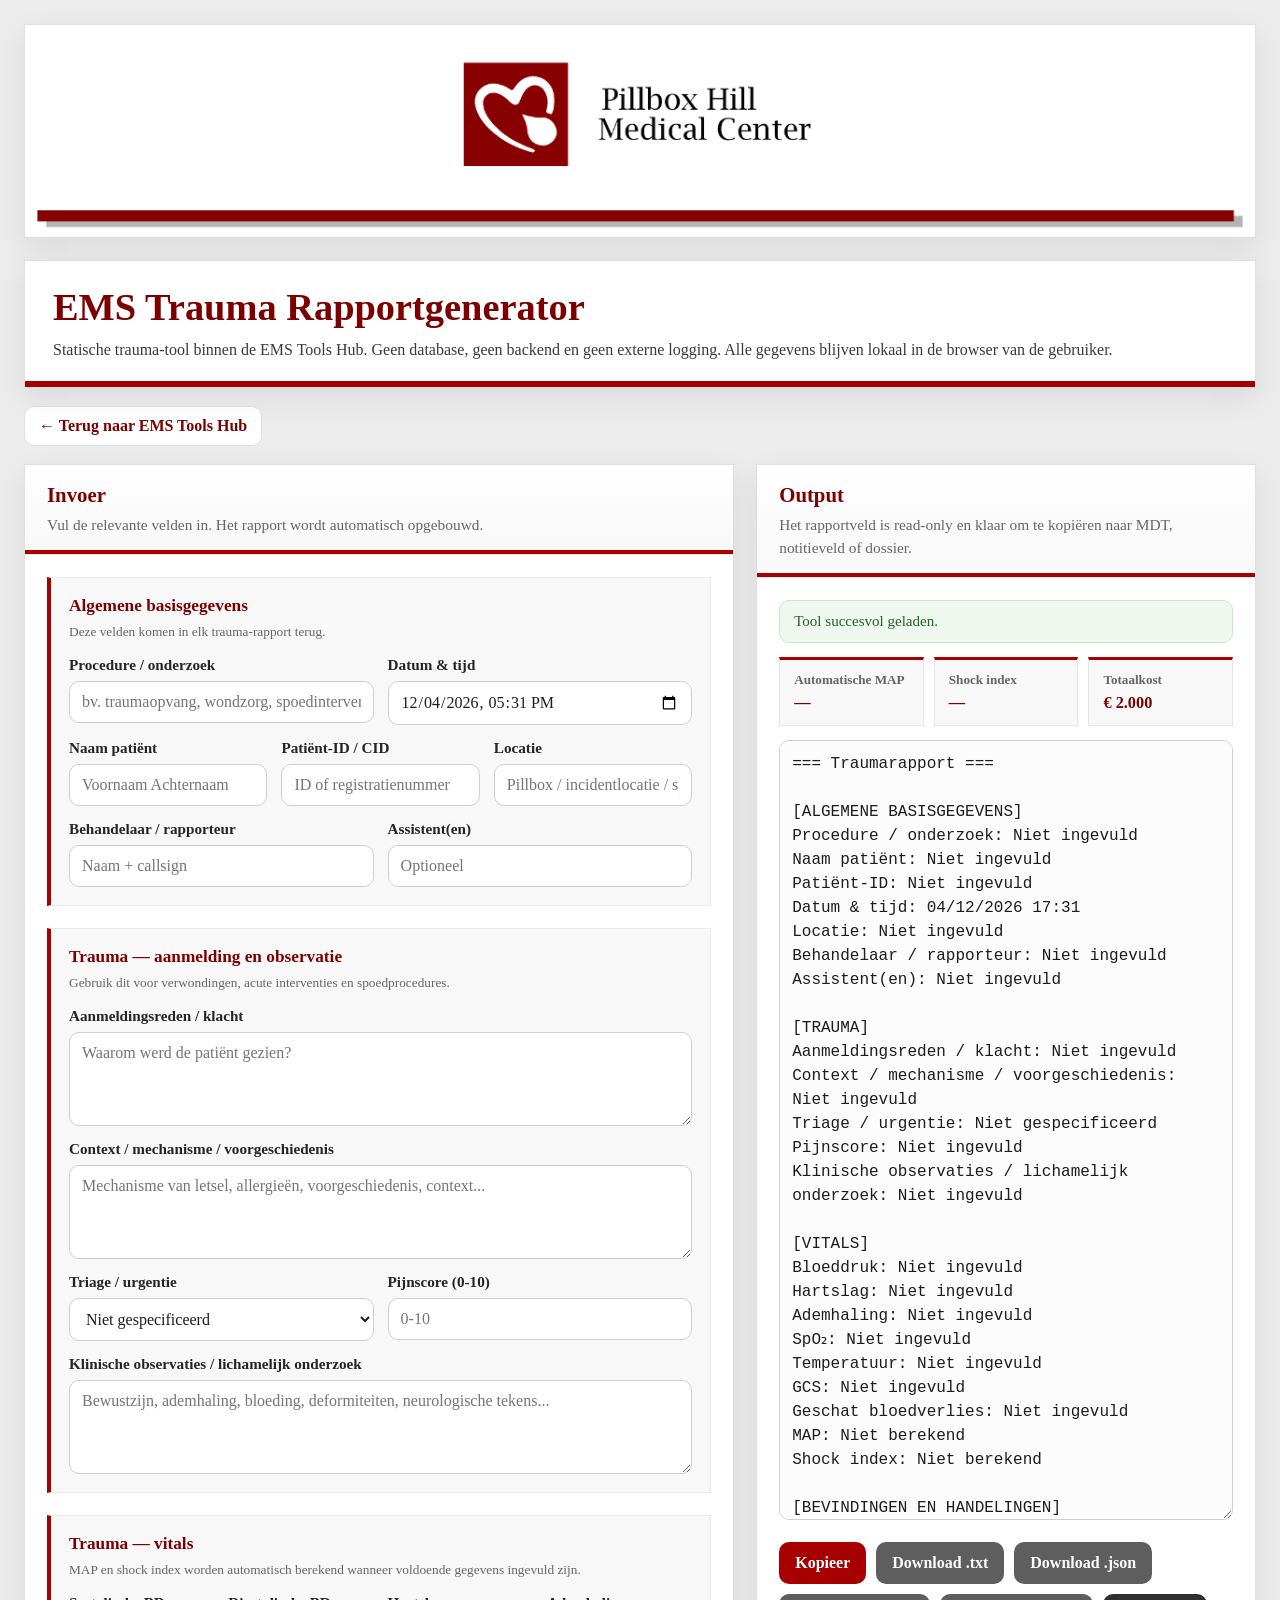
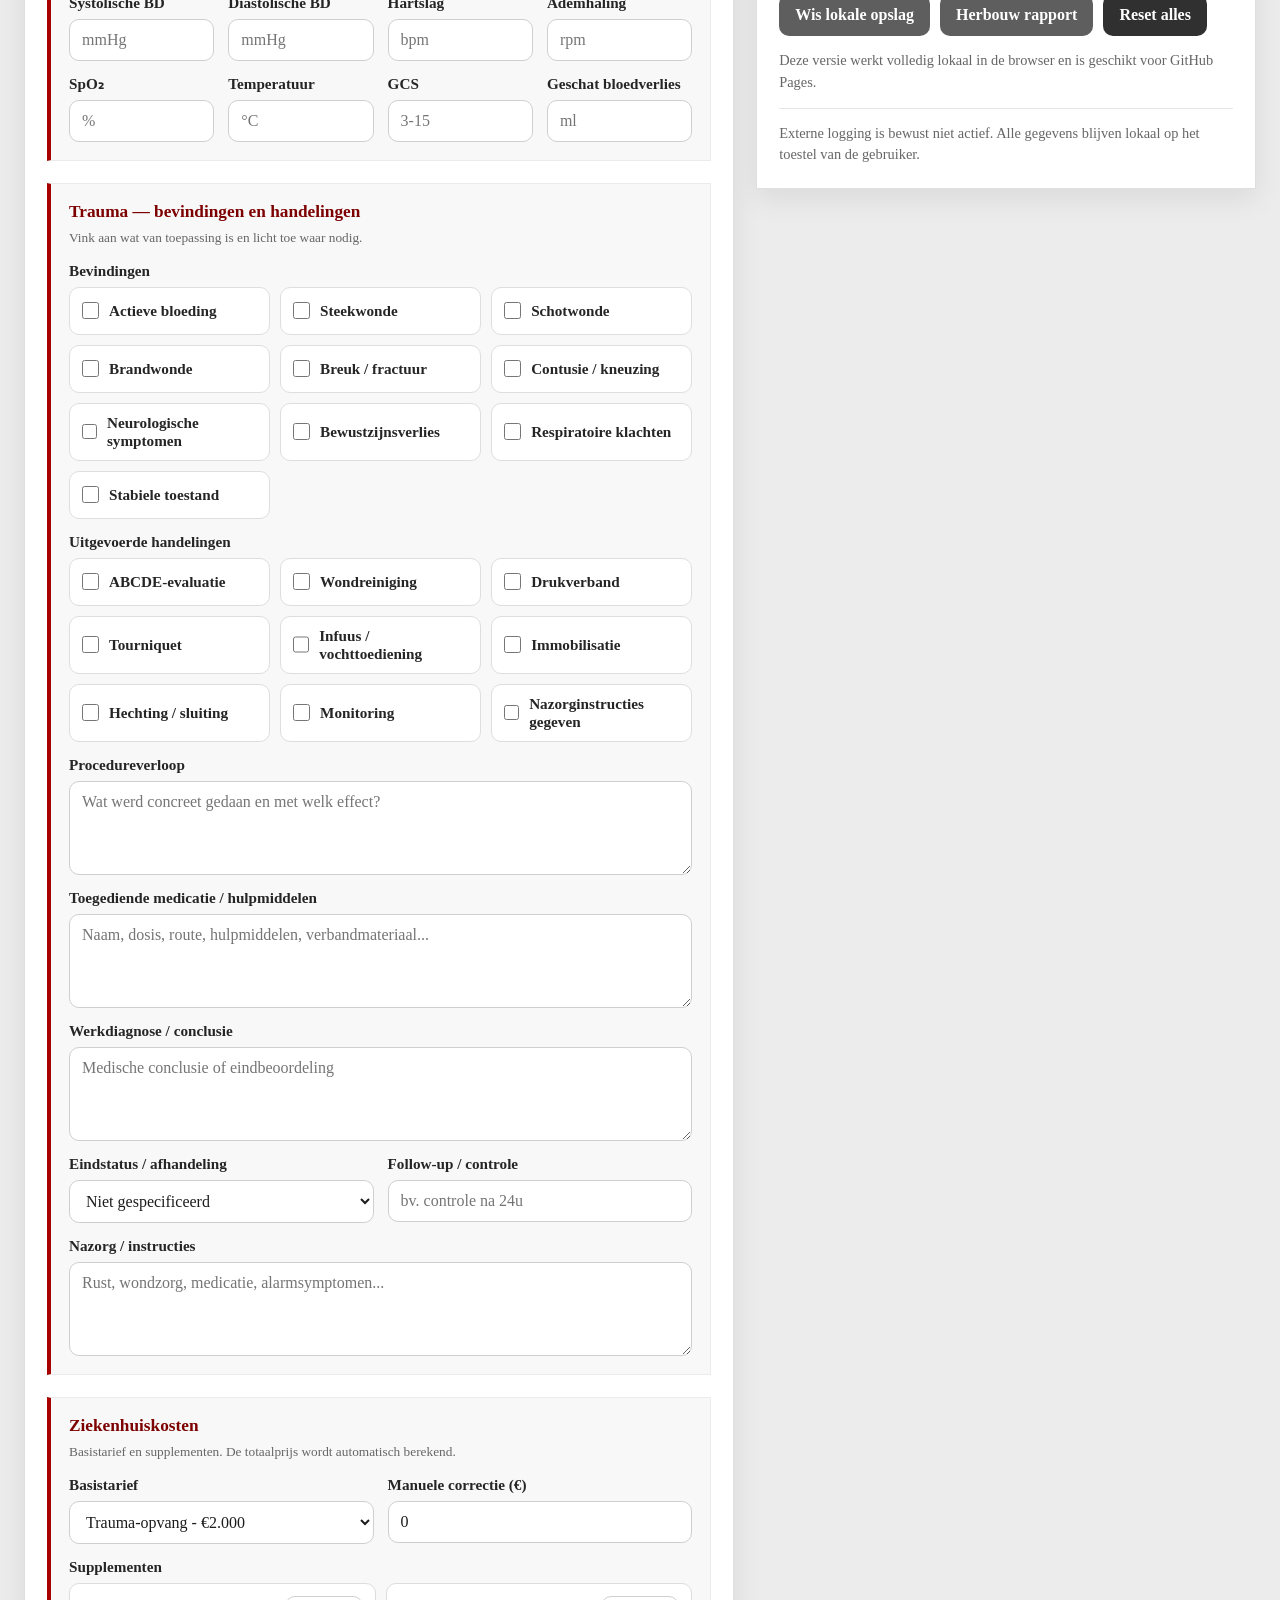
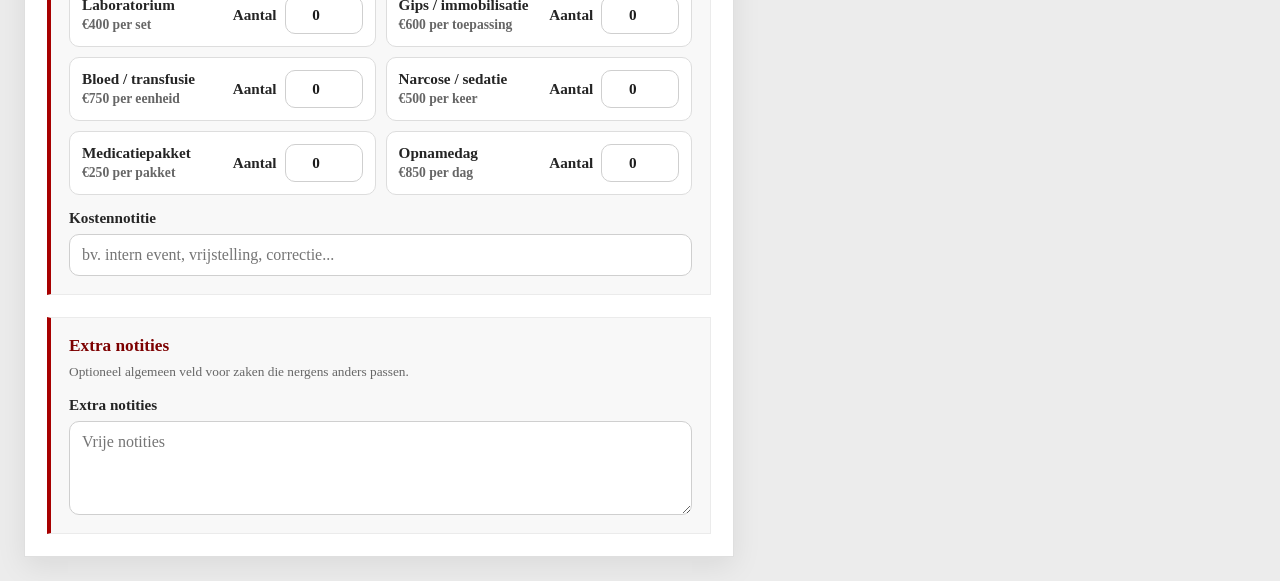
<file: tools/trauma-report/index.html>
<!DOCTYPE html>
<html lang="nl">
<head>
  <meta charset="UTF-8" />
  <meta name="viewport" content="width=device-width, initial-scale=1.0" />
  <title>EMS Trauma Rapportgenerator</title>
  <link rel="stylesheet" href="styles.css" />
</head>
<body>
  <div class="app">
    <header class="site-header">
      <img src="../../assets/images/Banner.png" alt="Pillbox Hill Medical Center" />
    </header>

    <section class="intro">
      <h1>EMS Trauma Rapportgenerator</h1>
      <p>
        Statische trauma-tool binnen de EMS Tools Hub. Geen database, geen backend en geen externe logging.
        Alle gegevens blijven lokaal in de browser van de gebruiker.
      </p>
    </section>

    <div class="tool-nav">
      <a href="../../index.html">← Terug naar EMS Tools Hub</a>
    </div>

    <div class="layout">
      <section class="panel">
        <div class="panel-header">
          <h2>Invoer</h2>
          <p>Vul de relevante velden in. Het rapport wordt automatisch opgebouwd.</p>
        </div>

        <div class="panel-body">
          <form id="reportForm">
            <div class="section">
              <h3>Algemene basisgegevens</h3>
              <small>Deze velden komen in elk trauma-rapport terug.</small>

              <div class="grid">
                <div class="field col-6">
                  <label for="procedureType">Procedure / onderzoek</label>
                  <input id="procedureType" name="procedureType" type="text" placeholder="bv. traumaopvang, wondzorg, spoedinterventie..." />
                </div>

                <div class="field col-6">
                  <label for="dateTime">Datum & tijd</label>
                  <input id="dateTime" name="dateTime" type="datetime-local" />
                </div>

                <div class="field col-4">
                  <label for="patientName">Naam patiënt</label>
                  <input id="patientName" name="patientName" type="text" placeholder="Voornaam Achternaam" />
                </div>

                <div class="field col-4">
                  <label for="patientId">Patiënt-ID / CID</label>
                  <input id="patientId" name="patientId" type="text" placeholder="ID of registratienummer" />
                </div>

                <div class="field col-4">
                  <label for="location">Locatie</label>
                  <input id="location" name="location" type="text" placeholder="Pillbox / incidentlocatie / spoed..." />
                </div>

                <div class="field col-6">
                  <label for="staffLead">Behandelaar / rapporteur</label>
                  <input id="staffLead" name="staffLead" type="text" placeholder="Naam + callsign" />
                </div>

                <div class="field col-6">
                  <label for="staffAssist">Assistent(en)</label>
                  <input id="staffAssist" name="staffAssist" type="text" placeholder="Optioneel" />
                </div>
              </div>
            </div>

            <div class="section">
              <h3>Trauma — aanmelding en observatie</h3>
              <small>Gebruik dit voor verwondingen, acute interventies en spoedprocedures.</small>

              <div class="grid">
                <div class="field">
                  <label for="chiefComplaint">Aanmeldingsreden / klacht</label>
                  <textarea id="chiefComplaint" name="chiefComplaint" placeholder="Waarom werd de patiënt gezien?"></textarea>
                </div>

                <div class="field">
                  <label for="history">Context / mechanisme / voorgeschiedenis</label>
                  <textarea id="history" name="history" placeholder="Mechanisme van letsel, allergieën, voorgeschiedenis, context..."></textarea>
                </div>

                <div class="field col-6">
                  <label for="triage">Triage / urgentie</label>
                  <select id="triage" name="triage"></select>
                </div>

                <div class="field col-6">
                  <label for="painScore">Pijnscore (0-10)</label>
                  <input id="painScore" name="painScore" type="number" min="0" max="10" step="1" placeholder="0-10" />
                </div>

                <div class="field">
                  <label for="physicalExam">Klinische observaties / lichamelijk onderzoek</label>
                  <textarea id="physicalExam" name="physicalExam" placeholder="Bewustzijn, ademhaling, bloeding, deformiteiten, neurologische tekens..."></textarea>
                </div>
              </div>
            </div>

            <div class="section">
              <h3>Trauma — vitals</h3>
              <small>MAP en shock index worden automatisch berekend wanneer voldoende gegevens ingevuld zijn.</small>

              <div class="grid">
                <div class="field col-3">
                  <label for="sys">Systolische BD</label>
                  <input id="sys" name="sys" type="number" min="0" placeholder="mmHg" />
                </div>

                <div class="field col-3">
                  <label for="dia">Diastolische BD</label>
                  <input id="dia" name="dia" type="number" min="0" placeholder="mmHg" />
                </div>

                <div class="field col-3">
                  <label for="hr">Hartslag</label>
                  <input id="hr" name="hr" type="number" min="0" placeholder="bpm" />
                </div>

                <div class="field col-3">
                  <label for="rr">Ademhaling</label>
                  <input id="rr" name="rr" type="number" min="0" placeholder="rpm" />
                </div>

                <div class="field col-3">
                  <label for="spo2">SpO₂</label>
                  <input id="spo2" name="spo2" type="number" min="0" max="100" placeholder="%" />
                </div>

                <div class="field col-3">
                  <label for="temp">Temperatuur</label>
                  <input id="temp" name="temp" type="number" step="0.1" placeholder="°C" />
                </div>

                <div class="field col-3">
                  <label for="gcs">GCS</label>
                  <input id="gcs" name="gcs" type="number" min="3" max="15" placeholder="3-15" />
                </div>

                <div class="field col-3">
                  <label for="bloodLoss">Geschat bloedverlies</label>
                  <input id="bloodLoss" name="bloodLoss" type="number" min="0" placeholder="ml" />
                </div>
              </div>
            </div>

            <div class="section">
              <h3>Trauma — bevindingen en handelingen</h3>
              <small>Vink aan wat van toepassing is en licht toe waar nodig.</small>

              <div class="grid">
                <div class="field">
                  <span class="group-title">Bevindingen</span>
                  <div id="findingsContainer" class="checkbox-grid"></div>
                </div>

                <div class="field">
                  <span class="group-title">Uitgevoerde handelingen</span>
                  <div id="actionsContainer" class="checkbox-grid"></div>
                </div>

                <div class="field">
                  <label for="interventions">Procedureverloop</label>
                  <textarea id="interventions" name="interventions" placeholder="Wat werd concreet gedaan en met welk effect?"></textarea>
                </div>

                <div class="field">
                  <label for="medications">Toegediende medicatie / hulpmiddelen</label>
                  <textarea id="medications" name="medications" placeholder="Naam, dosis, route, hulpmiddelen, verbandmateriaal..."></textarea>
                </div>

                <div class="field">
                  <label for="diagnosis">Werkdiagnose / conclusie</label>
                  <textarea id="diagnosis" name="diagnosis" placeholder="Medische conclusie of eindbeoordeling"></textarea>
                </div>

                <div class="field col-6">
                  <label for="disposition">Eindstatus / afhandeling</label>
                  <select id="disposition" name="disposition"></select>
                </div>

                <div class="field col-6">
                  <label for="followUp">Follow-up / controle</label>
                  <input id="followUp" name="followUp" type="text" placeholder="bv. controle na 24u" />
                </div>

                <div class="field">
                  <label for="aftercare">Nazorg / instructies</label>
                  <textarea id="aftercare" name="aftercare" placeholder="Rust, wondzorg, medicatie, alarmsymptomen..."></textarea>
                </div>
              </div>
            </div>

            <div class="section">
              <h3>Ziekenhuiskosten</h3>
              <small>Basistarief en supplementen. De totaalprijs wordt automatisch berekend.</small>

              <div class="grid">
                <div class="field col-6">
                  <label for="baseCost">Basistarief</label>
                  <select id="baseCost" name="baseCost"></select>
                </div>

                <div class="field col-6">
                  <label for="customCost">Manuele correctie (€)</label>
                  <input id="customCost" name="customCost" type="number" step="1" value="0" />
                </div>

                <div class="field">
                  <span class="group-title">Supplementen</span>
                  <div id="supplementsContainer" class="cost-grid"></div>
                </div>

                <div class="field">
                  <label for="costNotes">Kostennotitie</label>
                  <input id="costNotes" name="costNotes" type="text" placeholder="bv. intern event, vrijstelling, correctie..." />
                </div>
              </div>
            </div>

            <div class="section">
              <h3>Extra notities</h3>
              <small>Optioneel algemeen veld voor zaken die nergens anders passen.</small>

              <div class="grid">
                <div class="field">
                  <label for="freeNotes">Extra notities</label>
                  <textarea id="freeNotes" name="freeNotes" placeholder="Vrije notities"></textarea>
                </div>
              </div>
            </div>
          </form>
        </div>
      </section>

      <aside class="output-wrap">
        <section class="panel">
          <div class="panel-header">
            <h2>Output</h2>
            <p>Het rapportveld is read-only en klaar om te kopiëren naar MDT, notitieveld of dossier.</p>
          </div>

          <div class="panel-body">
            <div id="statusBox" class="status hidden"></div>

            <div class="output-meta">
              <div class="meta-card">
                <strong>Automatische MAP</strong>
                <span id="mapDisplay">—</span>
              </div>

              <div class="meta-card">
                <strong>Shock index</strong>
                <span id="shockDisplay">—</span>
              </div>

              <div class="meta-card">
                <strong>Totaalkost</strong>
                <span id="costDisplay">€0</span>
              </div>
            </div>

            <textarea id="reportOutput" class="output" readonly></textarea>

            <div class="actions">
              <button type="button" class="btn-primary" id="copyBtn">Kopieer</button>
              <button type="button" class="btn-secondary" id="downloadTxtBtn">Download .txt</button>
              <button type="button" class="btn-secondary" id="downloadJsonBtn">Download .json</button>
              <button type="button" class="btn-secondary" id="clearStorageBtn">Wis lokale opslag</button>
              <button type="button" class="btn-secondary" id="manualRefreshBtn">Herbouw rapport</button>
              <button type="button" class="btn-danger" id="resetBtn">Reset alles</button>
            </div>

            <p class="note">
              Deze versie werkt volledig lokaal in de browser en is geschikt voor GitHub Pages.
            </p>

            <div class="footer-note">
              Externe logging is bewust niet actief. Alle gegevens blijven lokaal op het toestel van de gebruiker.
            </div>
          </div>
        </section>
      </aside>
    </div>
  </div>

  <script src="app.js"></script>
</body>
</html>
</file>
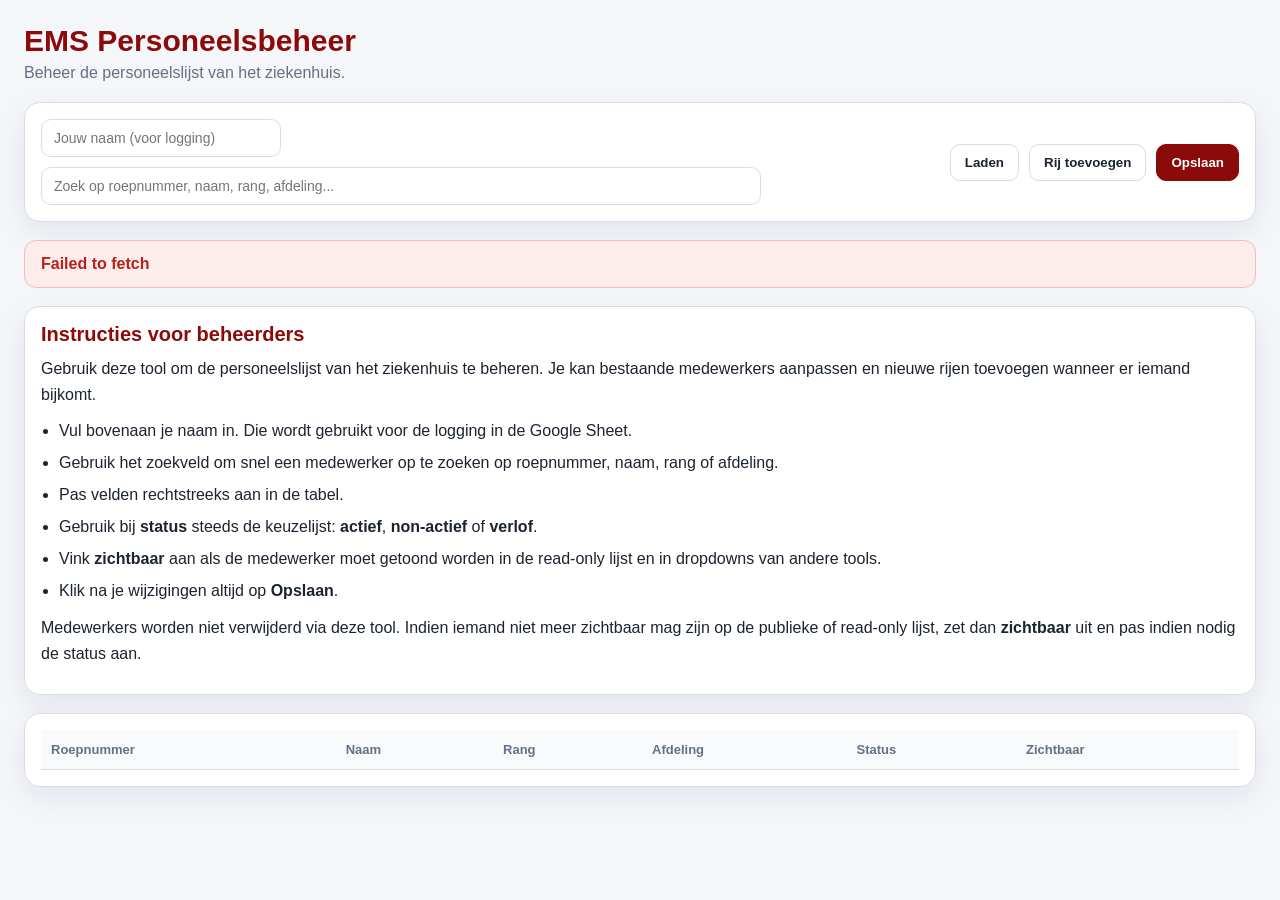
<file: tools/personeelslijst-tool/admin.html>
<!DOCTYPE html>
<html lang="nl">
<head>
  <meta charset="UTF-8" />
  <meta name="viewport" content="width=device-width, initial-scale=1.0" />
  <title>EMS Personeelsbeheer</title>
  <link rel="stylesheet" href="assets/style.css" />
</head>
<body>
  <div class="app">
    <header class="page-header">
      <h1>EMS Personeelsbeheer</h1>
      <p>Beheer de personeelslijst van het ziekenhuis.</p>
    </header>

    <section class="toolbar card">
      <div class="toolbar-left">
        <input type="text" id="actorInput" placeholder="Jouw naam (voor logging)" />
        <input type="text" id="searchInput" placeholder="Zoek op roepnummer, naam, rang, afdeling..." />
      </div>

      <div class="toolbar-right">
        <button id="loadBtn" type="button">Laden</button>
        <button id="addRowBtn" type="button">Rij toevoegen</button>
        <button id="saveBtn" type="button" class="primary">Opslaan</button>
      </div>
    </section>

    <div id="messageBox" class="message"></div>

    <section class="card info-card">
      <h2>Instructies voor beheerders</h2>
      <p>
        Gebruik deze tool om de personeelslijst van het ziekenhuis te beheren. Je kan bestaande medewerkers aanpassen
        en nieuwe rijen toevoegen wanneer er iemand bijkomt.
      </p>
      <ul>
        <li>Vul bovenaan je naam in. Die wordt gebruikt voor de logging in de Google Sheet.</li>
        <li>Gebruik het zoekveld om snel een medewerker op te zoeken op roepnummer, naam, rang of afdeling.</li>
        <li>Pas velden rechtstreeks aan in de tabel.</li>
        <li>Gebruik bij <strong>status</strong> steeds de keuzelijst: <strong>actief</strong>, <strong>non-actief</strong> of <strong>verlof</strong>.</li>
        <li>Vink <strong>zichtbaar</strong> aan als de medewerker moet getoond worden in de read-only lijst en in dropdowns van andere tools.</li>
        <li>Klik na je wijzigingen altijd op <strong>Opslaan</strong>.</li>
      </ul>
      <p>
        Medewerkers worden niet verwijderd via deze tool. Indien iemand niet meer zichtbaar mag zijn op de publieke of read-only lijst,
        zet dan <strong>zichtbaar</strong> uit en pas indien nodig de status aan.
      </p>
    </section>

    <section class="card table-card">
      <div class="table-wrap">
        <table id="staffTable">
          <thead>
            <tr>
              <th>Roepnummer</th>
              <th>Naam</th>
              <th>Rang</th>
              <th>Afdeling</th>
              <th>Status</th>
              <th>Zichtbaar</th>
            </tr>
          </thead>
          <tbody id="staffTableBody"></tbody>
        </table>
      </div>
    </section>
  </div>

  <script>
    const API_URL = 'https://script.google.com/macros/s/AKfycbw2kNYykn-uWDfNSlbIlmFaM65lhw3bb-AlEndYbqde9muCBhiPH8IaziM203GxArPTuQ/exec';
  </script>
  <script src="assets/admin.js"></script>
</body>
</html>
</file>
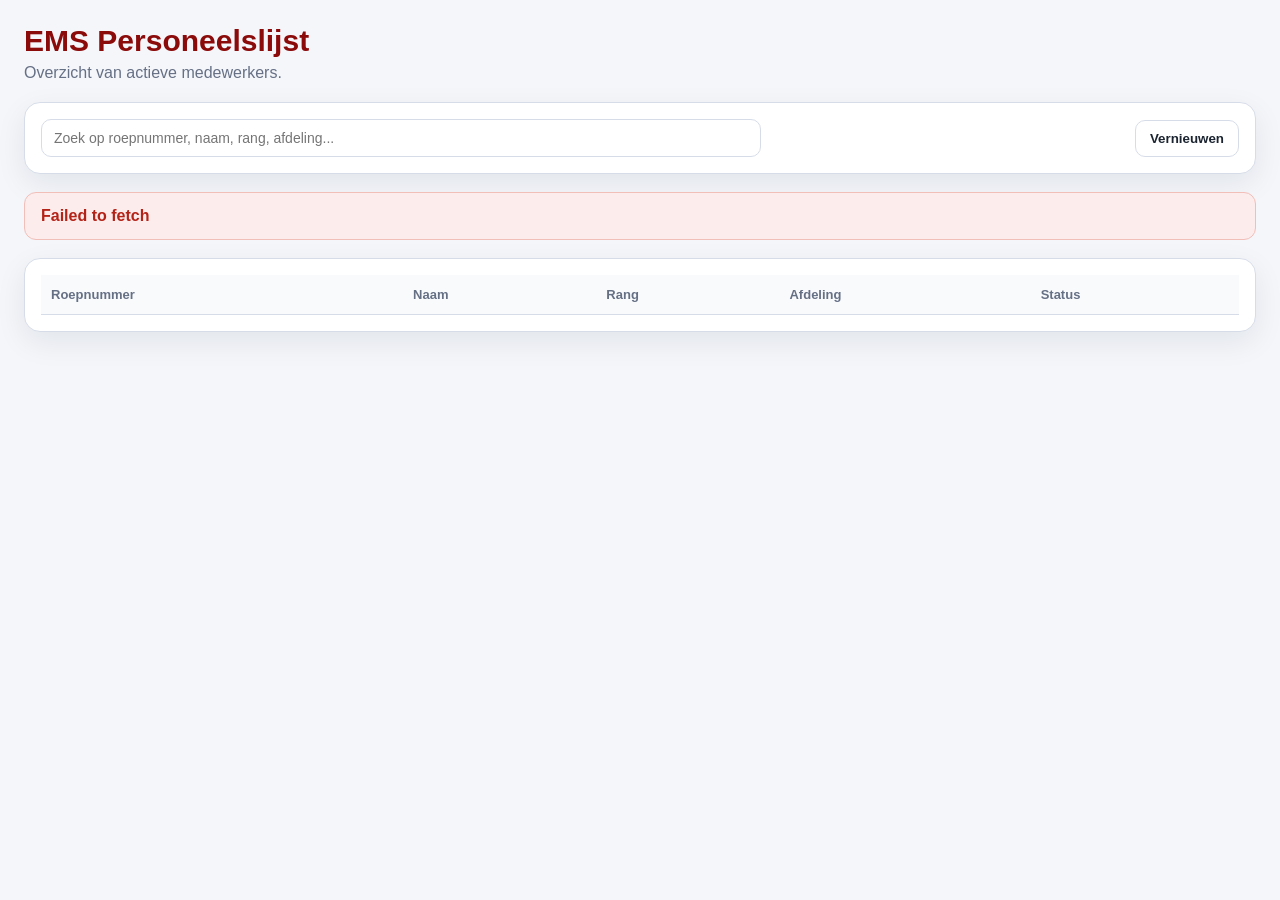
<file: tools/personeelslijst-tool/view.html>
<!DOCTYPE html>
<html lang="nl">
<head>
  <meta charset="UTF-8" />
  <meta name="viewport" content="width=device-width, initial-scale=1.0" />
  <title>EMS Personeelslijst</title>
  <link rel="stylesheet" href="assets/style.css" />
</head>
<body>
  <div class="app">
    <header class="page-header">
      <h1>EMS Personeelslijst</h1>
      <p>Overzicht van actieve medewerkers.</p>
    </header>

    <section class="toolbar card">
      <div class="toolbar-left">
        <input type="text" id="searchInput" placeholder="Zoek op roepnummer, naam, rang, afdeling..." />
      </div>
      <div class="toolbar-right">
        <button id="loadBtn" type="button">Vernieuwen</button>
      </div>
    </section>

    <div id="messageBox" class="message"></div>

    <section class="card table-card">
      <div class="table-wrap">
        <table id="staffTable">
          <thead>
            <tr>
              <th>Roepnummer</th>
              <th>Naam</th>
              <th>Rang</th>
              <th>Afdeling</th>
              <th>Status</th>
            </tr>
          </thead>
          <tbody id="staffTableBody"></tbody>
        </table>
      </div>
    </section>
  </div>

  <script>
    const API_URL = 'https://script.google.com/macros/s/AKfycbw2kNYykn-uWDfNSlbIlmFaM65lhw3bb-AlEndYbqde9muCBhiPH8IaziM203GxArPTuQ/exec';
  </script>
  <script src="assets/view.js"></script>
</body>
</html>
</file>
<file: assets/styles/main.css>
:root {
  --page: #ececec;
  --card: #ffffff;
  --text: #1c1c1c;
  --muted: #666666;
  --brand: #a70000;
  --brand-dark: #7d0000;
  --shadow: 0 10px 28px rgba(0, 0, 0, 0.08);
}

* {
  box-sizing: border-box;
}

body {
  margin: 0;
  padding: 24px;
  font-family: Georgia, "Times New Roman", serif;
  background: var(--page);
  color: var(--text);
}

.app {
  max-width: 1300px;
  margin: 0 auto;
}

.site-header {
  background: var(--card);
  border: 1px solid #dfdfdf;
  box-shadow: var(--shadow);
  margin-bottom: 22px;
}

.site-header img {
  display: block;
  width: 100%;
  height: auto;
}

.intro {
  background: var(--card);
  border: 1px solid #dfdfdf;
  box-shadow: var(--shadow);
  padding: 24px 28px;
  margin-bottom: 22px;
  position: relative;
}

.intro::after {
  content: "";
  position: absolute;
  left: 0;
  right: 0;
  bottom: 0;
  height: 6px;
  background: var(--brand);
}

.intro h1 {
  margin: 0 0 8px;
  color: var(--brand-dark);
}

.intro p {
  margin: 0;
  line-height: 1.6;
  color: #3a3a3a;
}

.tools-grid {
  display: grid;
  grid-template-columns: repeat(auto-fit, minmax(280px, 1fr));
  gap: 18px;
}

.tool-card {
  display: block;
  text-decoration: none;
  color: inherit;
  background: var(--card);
  border: 1px solid #dfdfdf;
  box-shadow: var(--shadow);
  padding: 22px;
  transition: transform 0.15s ease, box-shadow 0.15s ease;
  border-left: 5px solid var(--brand);
}

.tool-card:hover {
  transform: translateY(-2px);
  box-shadow: 0 14px 34px rgba(0, 0, 0, 0.1);
}

.tool-card h2 {
  margin: 0 0 10px;
  color: var(--brand-dark);
  font-size: 1.2rem;
}

.tool-card p {
  margin: 0;
  line-height: 1.5;
  color: var(--muted);
}

.tools-section {
  margin: 40px 0;
}

.section-title {
  font-size: 1.8rem;
  margin-bottom: 15px;
  border-left: 4px solid #fe0100;
  padding-left: 10px;
}
</file>
<file: tools/afwezigheid-tool/style.css>
:root {
  --bg: #f4f6fa;
  --card: #ffffff;
  --text: #1f2937;
  --muted: #6b7280;
  --line: #d8dee8;
  --brand: #8b0a0a;
  --brand-dark: #6f0808;
  --brand-soft: #f8e8e8;
  --success-bg: #e9f8ef;
  --success-text: #17603a;
  --error-bg: #fdecec;
  --error-text: #8a1f1f;
  --shadow: 0 12px 30px rgba(0, 0, 0, 0.08);
  --radius: 18px;
}

* {
  box-sizing: border-box;
}

html,
body {
  margin: 0;
  padding: 0;
  font-family: Arial, Helvetica, sans-serif;
  background: var(--bg);
  color: var(--text);
}

body {
  min-height: 100vh;
}

.app-shell {
  max-width: 900px;
  margin: 0 auto;
  padding: 32px 18px;
}

.card {
  background: var(--card);
  border-radius: var(--radius);
  box-shadow: var(--shadow);
  overflow: hidden;
  border: 1px solid rgba(0, 0, 0, 0.04);
}

.card-header {
  padding: 28px 28px 16px;
  background: linear-gradient(180deg, #fff, #fcfcfc);
  border-bottom: 1px solid var(--line);
}

.card-header h1 {
  margin: 0 0 8px;
  font-size: 1.8rem;
  color: var(--brand);
}

.card-header p {
  margin: 0;
  color: var(--muted);
  line-height: 1.5;
}

form {
  padding: 24px 28px 28px;
}

.form-grid {
  display: grid;
  grid-template-columns: repeat(2, minmax(0, 1fr));
  gap: 18px;
}

.field {
  display: flex;
  flex-direction: column;
  gap: 8px;
}

.field-full {
  grid-column: 1 / -1;
}

label {
  font-weight: 700;
  font-size: 0.95rem;
}

input,
select,
textarea {
  width: 100%;
  border: 1px solid var(--line);
  border-radius: 12px;
  padding: 12px 14px;
  font-size: 0.98rem;
  background: #fff;
  color: var(--text);
  transition: border-color 0.2s ease, box-shadow 0.2s ease;
}

input:focus,
select:focus,
textarea:focus {
  outline: none;
  border-color: var(--brand);
  box-shadow: 0 0 0 4px rgba(139, 10, 10, 0.08);
}

textarea {
  resize: vertical;
  min-height: 120px;
}

.hidden {
  display: none;
}

.status-box {
  margin-top: 20px;
  padding: 14px 16px;
  border-radius: 12px;
  display: none;
  font-size: 0.95rem;
  line-height: 1.5;
}

.status-box.success {
  display: block;
  background: var(--success-bg);
  color: var(--success-text);
  border: 1px solid rgba(23, 96, 58, 0.15);
}

.status-box.error {
  display: block;
  background: var(--error-bg);
  color: var(--error-text);
  border: 1px solid rgba(138, 31, 31, 0.15);
}

.actions {
  display: flex;
  gap: 12px;
  margin-top: 22px;
  flex-wrap: wrap;
}

button {
  border: none;
  border-radius: 12px;
  padding: 12px 18px;
  font-size: 0.98rem;
  font-weight: 700;
  cursor: pointer;
  background: var(--brand);
  color: white;
  transition: transform 0.15s ease, background 0.2s ease;
}

button:hover {
  background: var(--brand-dark);
}

button:active {
  transform: translateY(1px);
}

button.secondary {
  background: #eef1f6;
  color: var(--text);
}

button.secondary:hover {
  background: #e3e8f0;
}

button:disabled {
  opacity: 0.7;
  cursor: not-allowed;
}

@media (max-width: 700px) {
  .form-grid {
    grid-template-columns: 1fr;
  }

  .field-full {
    grid-column: auto;
  }

  .card-header,
  form {
    padding-left: 18px;
    padding-right: 18px;
  }
}
</file>
<file: tools/ems-cost-calculator/style.css>
:root {
  --page: #ececec;
  --card: #ffffff;
  --card-soft: #f8f8f8;
  --line: #d4d4d4;
  --text: #1c1c1c;
  --muted: #666666;
  --brand: #a70000;
  --brand-dark: #7d0000;
  --brand-soft: #f7e8e8;
  --shadow: 0 10px 28px rgba(0, 0, 0, 0.08);
}

* {
  box-sizing: border-box;
}

html,
body {
  margin: 0;
  padding: 0;
}

body {
  font-family: Georgia, "Times New Roman", serif;
  background: var(--page);
  color: var(--text);
  min-height: 100vh;
  padding: 24px;
}

.app {
  max-width: 1450px;
  margin: 0 auto;
}

.site-header {
  background: var(--card);
  box-shadow: var(--shadow);
  border: 1px solid #dfdfdf;
  margin-bottom: 22px;
}

.site-header img {
  display: block;
  width: 100%;
  height: auto;
}

.intro {
  background: var(--card);
  border: 1px solid #dfdfdf;
  box-shadow: var(--shadow);
  padding: 24px 28px;
  margin-bottom: 18px;
  position: relative;
}

.intro::after {
  content: "";
  position: absolute;
  left: 0;
  right: 0;
  bottom: 0;
  height: 6px;
  background: var(--brand);
}

.intro h1 {
  margin: 0 0 8px;
  font-size: clamp(1.8rem, 3vw, 2.4rem);
  color: var(--brand-dark);
  font-weight: 700;
}

.intro p {
  margin: 0;
  line-height: 1.6;
  color: #3a3a3a;
  max-width: 1100px;
}

.tool-nav {
  margin-bottom: 18px;
}

.tool-nav a {
  display: inline-block;
  text-decoration: none;
  color: #7d0000;
  font-weight: 700;
  background: #ffffff;
  border: 1px solid #dfdfdf;
  padding: 10px 14px;
  border-radius: 10px;
}

.tool-nav a:hover {
  text-decoration: underline;
}

.layout {
  display: grid;
  grid-template-columns: minmax(0, 1.35fr) minmax(360px, 0.95fr);
  gap: 22px;
  align-items: start;
}

.panel {
  background: var(--card);
  border: 1px solid #dfdfdf;
  box-shadow: var(--shadow);
  overflow: hidden;
}

.panel-header {
  padding: 18px 22px;
  border-bottom: 1px solid #e6e6e6;
  background: linear-gradient(180deg, #ffffff, #f8f8f8);
  position: relative;
}

.panel-header::after {
  content: "";
  position: absolute;
  left: 0;
  right: 0;
  bottom: 0;
  height: 4px;
  background: var(--brand);
}

.panel-header h2 {
  margin: 0;
  color: var(--brand-dark);
  font-size: 1.3rem;
}

.panel-header p {
  margin: 6px 0 0;
  color: var(--muted);
  line-height: 1.5;
  font-size: 0.96rem;
}

.panel-body {
  padding: 22px;
}

.section {
  margin-bottom: 22px;
  padding: 18px;
  background: var(--card-soft);
  border: 1px solid #ebebeb;
  border-left: 4px solid var(--brand);
}

.section:last-child {
  margin-bottom: 0;
}

.section h3 {
  margin: 0 0 6px;
  color: var(--brand-dark);
  font-size: 1.08rem;
}

.section small,
.helper,
.note {
  display: block;
  color: var(--muted);
  margin-bottom: 14px;
  line-height: 1.5;
  font-size: 0.94rem;
}

.grid {
  display: grid;
  grid-template-columns: repeat(12, 1fr);
  gap: 14px;
}

.field {
  display: flex;
  flex-direction: column;
  gap: 7px;
  grid-column: span 12;
}

.field.col-6 {
  grid-column: span 6;
}

.field.col-4 {
  grid-column: span 4;
}

.field.col-3 {
  grid-column: span 3;
}

.field-full {
  grid-column: span 12;
}

label,
.group-title {
  font-weight: 700;
  font-size: 0.95rem;
  color: #252525;
}

input,
select,
textarea {
  width: 100%;
  border: 1px solid #cfcfcf;
  background: #ffffff;
  color: var(--text);
  border-radius: 10px;
  padding: 11px 12px;
  outline: none;
  transition: border-color 0.16s ease, box-shadow 0.16s ease, background 0.16s ease;
  font: inherit;
}

textarea {
  min-height: 140px;
  resize: vertical;
}

input:focus,
select:focus,
textarea:focus {
  border-color: var(--brand);
  box-shadow: 0 0 0 4px rgba(167, 0, 0, 0.1);
  background: #fffdfd;
}

.options-group {
  display: grid;
  grid-template-columns: repeat(auto-fit, minmax(230px, 1fr));
  gap: 10px;
}

.option-card {
  min-height: 62px;
  padding: 10px 12px;
  border-radius: 10px;
  border: 1px solid #dedede;
  background: #fff;
  transition: border-color 0.16s ease, box-shadow 0.16s ease, transform 0.16s ease;
}

.option-card:hover {
  border-color: var(--brand);
  box-shadow: 0 0 0 4px rgba(167, 0, 0, 0.06);
  transform: translateY(-1px);
}

.option-card.hidden {
  display: none;
}

.option-card label {
  display: flex;
  gap: 10px;
  align-items: flex-start;
  cursor: pointer;
  width: 100%;
}

.option-card input[type="checkbox"],
.option-card input[type="radio"] {
  width: 17px;
  height: 17px;
  margin: 2px 0 0;
  accent-color: var(--brand);
  flex: 0 0 auto;
}

.option-content {
  display: flex;
  flex-direction: column;
  gap: 3px;
  min-width: 0;
}

.option-title {
  font-size: 0.95rem;
  font-weight: 700;
  color: var(--text);
}

.option-price {
  font-size: 0.85rem;
  color: var(--muted);
}

.summary-card,
.output-panel {
  position: sticky;
  top: 24px;
}

.summary-grid {
  display: grid;
  grid-template-columns: repeat(3, 1fr);
  gap: 10px;
  margin-bottom: 14px;
}

.summary-box,
.meta-card {
  background: var(--card-soft);
  border: 1px solid #e5e5e5;
  border-top: 3px solid var(--brand);
  padding: 12px 14px;
}

.summary-box h3,
.meta-card strong {
  display: block;
  margin: 0 0 6px;
  color: var(--muted);
  font-size: 0.82rem;
}

.summary-box .value,
.meta-card span,
.grand-total {
  font-weight: 700;
  color: var(--brand-dark);
  font-size: 1.02rem;
}

.total-box {
  background: #fcf5f5;
}

.total-box .grand-total {
  font-size: 1.55rem;
}

.totals-list {
  display: grid;
  gap: 10px;
}

.totals-list > div {
  display: flex;
  justify-content: space-between;
  gap: 12px;
  border-bottom: 1px dashed #d7d7d7;
  padding-bottom: 8px;
  font-size: 0.94rem;
}

.output-wrap {
  display: grid;
  grid-template-columns: 1fr;
  gap: 14px;
}

.output-block {
  display: flex;
  flex-direction: column;
  gap: 8px;
}

.output-block textarea,
.output {
  width: 100%;
  min-height: 260px;
  resize: vertical;
  border-radius: 10px;
  background: #fcfcfc;
  border: 1px solid #cfcfcf;
  font-family: "Courier New", Courier, monospace;
  line-height: 1.5;
}

.actions {
  display: flex;
  flex-wrap: wrap;
  gap: 10px;
  margin-top: 18px;
}

button,
.btn {
  border: none;
  border-radius: 10px;
  padding: 12px 16px;
  font: inherit;
  font-weight: 700;
  cursor: pointer;
  transition: transform 0.16s ease, opacity 0.16s ease;
}

button:hover,
.btn:hover {
  transform: translateY(-1px);
}

button:active,
.btn:active {
  transform: translateY(0);
}

.btn-primary {
  background: var(--brand);
  color: #fff;
}

.btn-secondary {
  background: #5e5e5e;
  color: #fff;
}

.btn-danger {
  background: #303030;
  color: #fff;
}

.footer-note {
  margin-top: 14px;
  padding-top: 14px;
  border-top: 1px solid #e6e6e6;
  color: var(--muted);
  font-size: 0.9rem;
  line-height: 1.5;
}

@media (max-width: 1180px) {
  .layout {
    grid-template-columns: 1fr;
  }

  .summary-card,
  .output-panel {
    position: static;
  }
}

@media (max-width: 780px) {
  body {
    padding: 12px;
  }

  .panel-body,
  .panel-header,
  .intro {
    padding: 18px;
  }

  .field.col-6,
  .field.col-4,
  .field.col-3 {
    grid-column: span 12;
  }

  .summary-grid {
    grid-template-columns: 1fr;
  }

  .options-group {
    grid-template-columns: 1fr;
  }
}
</file>
<file: tools/ems-evaluatieformulier-tool/style.css>
:root {
  --page-bg: #ececec;
  --card-bg: #ffffff;
  --card-soft: #f7f7f7;
  --line: #d6d6d6;
  --text: #1d1d1d;
  --muted: #666666;
  --brand: #a70000;
  --brand-dark: #7c0000;
  --brand-soft: #f7e4e4;
  --success-soft: #edf7ed;
  --shadow: 0 12px 30px rgba(0, 0, 0, 0.08);
  --radius: 16px;
}

* {
  box-sizing: border-box;
}

html,
body {
  margin: 0;
  padding: 0;
}

body {
  font-family: Georgia, "Times New Roman", serif;
  background: var(--page-bg);
  color: var(--text);
}

.app-shell {
  min-height: 100vh;
}

.site-header {
  background: linear-gradient(135deg, #8f0000, #b40000);
  color: #ffffff;
  padding: 40px 20px;
  box-shadow: var(--shadow);
}

.header-content {
  max-width: 1200px;
  margin: 0 auto;
}

.eyebrow {
  margin: 0 0 8px 0;
  font-size: 0.9rem;
  letter-spacing: 0.08em;
  text-transform: uppercase;
  opacity: 0.9;
}

.site-header h1 {
  margin: 0;
  font-size: 2rem;
}

.subtitle {
  margin: 12px 0 0 0;
  max-width: 760px;
  color: rgba(255, 255, 255, 0.9);
}

.page-content {
  max-width: 1200px;
  margin: 24px auto;
  padding: 0 20px 32px;
  display: grid;
  gap: 24px;
}

.card {
  background: var(--card-bg);
  border: 1px solid var(--line);
  border-radius: var(--radius);
  box-shadow: var(--shadow);
  padding: 22px;
}

.card-header {
  margin-bottom: 18px;
}

.card-header h2 {
  margin: 0 0 8px 0;
  font-size: 1.35rem;
  color: var(--brand-dark);
}

.card-header p {
  margin: 0;
  color: var(--muted);
}

.form-grid {
  display: grid;
  grid-template-columns: repeat(2, minmax(220px, 1fr));
  gap: 16px;
}

.field {
  display: flex;
  flex-direction: column;
  gap: 8px;
}

.field label {
  font-weight: bold;
  color: #2a2a2a;
}

.field input,
.field select,
.field textarea {
  width: 100%;
  border: 1px solid var(--line);
  border-radius: 12px;
  padding: 12px 14px;
  font: inherit;
  color: var(--text);
  background: #fff;
}

.field textarea {
  resize: vertical;
  min-height: 110px;
}

.field input:focus,
.field select:focus,
.field textarea:focus,
.output-text:focus {
  outline: 2px solid rgba(167, 0, 0, 0.18);
  border-color: var(--brand);
}

.full-width {
  grid-column: 1 / -1;
}

.section-divider {
  margin-top: 6px;
  padding: 16px;
  background: var(--card-soft);
  border: 1px solid var(--line);
  border-radius: 12px;
}

.section-divider h3 {
  margin: 0 0 6px 0;
  color: var(--brand-dark);
}

.section-divider p {
  margin: 0;
  color: var(--muted);
}

.score-grid {
  display: grid;
  grid-template-columns: repeat(2, minmax(220px, 1fr));
  gap: 16px;
}

.summary-box {
  display: grid;
  grid-template-columns: repeat(2, minmax(220px, 1fr));
  gap: 16px;
  margin-top: 4px;
}

.summary-item {
  background: var(--brand-soft);
  border: 1px solid #e0bcbc;
  border-radius: 12px;
  padding: 16px;
}

.summary-item span {
  display: block;
  font-size: 0.95rem;
  color: var(--muted);
  margin-bottom: 8px;
}

.summary-item strong {
  font-size: 1.15rem;
  color: var(--brand-dark);
}

.button-row,
.output-actions {
  display: flex;
  flex-wrap: wrap;
  gap: 12px;
}

.sticky-actions {
  position: sticky;
  top: 12px;
  z-index: 5;
}

.btn {
  appearance: none;
  border: 1px solid var(--line);
  background: #ffffff;
  color: var(--text);
  border-radius: 12px;
  padding: 12px 18px;
  font: inherit;
  font-weight: bold;
  cursor: pointer;
  transition: 0.2s ease;
}

.btn:hover {
  transform: translateY(-1px);
  box-shadow: 0 8px 20px rgba(0, 0, 0, 0.08);
}

.btn-primary {
  background: var(--brand);
  border-color: var(--brand);
  color: #ffffff;
}

.btn-primary:hover {
  background: var(--brand-dark);
  border-color: var(--brand-dark);
}

.btn-danger {
  background: #fff3f3;
  border-color: #efc4c4;
  color: #8f0000;
}

.output-text {
  width: 100%;
  min-height: 360px;
  margin-top: 16px;
  border: 1px solid var(--line);
  border-radius: 12px;
  padding: 16px;
  font: inherit;
  line-height: 1.55;
  background: #fcfcfc;
  color: var(--text);
  resize: vertical;
}

@media (max-width: 900px) {
  .form-grid,
  .score-grid,
  .summary-box {
    grid-template-columns: 1fr;
  }

  .site-header h1 {
    font-size: 1.7rem;
  }

  .card {
    padding: 18px;
  }
}
</file>
<file: tools/ems-treatment-tool/style.css>
:root {
  --bg: #0d1016;
  --panel: #151a23;
  --panel-2: #1c2330;
  --card: #212a39;
  --card-2: #273245;
  --text: #f4f6fb;
  --muted: #aeb8c7;
  --border: rgba(255, 255, 255, 0.08);
  --accent: #fada0b;
  --accent-2: #ffb700;
  --danger: #fe0100;
  --danger-soft: rgba(254, 1, 0, 0.15);
  --warn: #ff7900;
  --warn-soft: rgba(255, 121, 0, 0.15);
  --ok: #40c463;
  --ok-soft: rgba(64, 196, 99, 0.15);
  --info: #4ba3ff;
  --shadow: 0 18px 40px rgba(0, 0, 0, 0.28);
  --radius-lg: 18px;
  --radius-md: 12px;
  --radius-sm: 8px;
}

* {
  box-sizing: border-box;
}

html,
body {
  margin: 0;
  padding: 0;
  background: linear-gradient(180deg, #0b0e14 0%, #111724 100%);
  color: var(--text);
  font-family: Arial, Helvetica, sans-serif;
}

body {
  min-height: 100vh;
}

.app-shell {
  width: min(1480px, calc(100% - 32px));
  margin: 0 auto;
  padding: 24px 0 40px;
}

.site-header {
  background: linear-gradient(135deg, rgba(250, 218, 11, 0.14), rgba(255, 121, 0, 0.07));
  border: 1px solid var(--border);
  border-radius: var(--radius-lg);
  padding: 24px 26px;
  box-shadow: var(--shadow);
  margin-bottom: 22px;
}

.brand-block h1 {
  margin: 0 0 8px;
  font-size: 2rem;
  line-height: 1.1;
}

.brand-block p {
  margin: 0;
  color: var(--muted);
}

.layout {
  display: grid;
  grid-template-columns: 1.05fr 0.95fr;
  gap: 22px;
  align-items: start;
}

.panel {
  background: linear-gradient(180deg, rgba(21, 26, 35, 0.95), rgba(20, 24, 33, 0.98));
  border: 1px solid var(--border);
  border-radius: var(--radius-lg);
  box-shadow: var(--shadow);
  padding: 22px;
}

.panel-heading {
  margin-bottom: 18px;
}

.panel-heading h2 {
  margin: 0 0 6px;
  font-size: 1.3rem;
}

.panel-heading p {
  margin: 0;
  color: var(--muted);
}

.section-card,
.result-block {
  background: var(--panel-2);
  border: 1px solid var(--border);
  border-radius: var(--radius-md);
  padding: 16px;
  margin-bottom: 16px;
}

.section-card h3,
.result-block h3 {
  margin: 0 0 14px;
  font-size: 1rem;
}

.section-head-inline {
  display: flex;
  justify-content: space-between;
  gap: 12px;
  align-items: center;
  margin-bottom: 14px;
}

.form-grid {
  display: grid;
  gap: 14px;
}

.form-grid-2 {
  grid-template-columns: repeat(2, minmax(0, 1fr));
}

.field {
  display: flex;
  flex-direction: column;
  gap: 7px;
}

.field label {
  color: var(--muted);
  font-size: 0.92rem;
}

input,
select,
textarea {
  width: 100%;
  background: var(--card);
  color: var(--text);
  border: 1px solid rgba(255, 255, 255, 0.1);
  border-radius: var(--radius-sm);
  padding: 11px 12px;
  font-size: 0.95rem;
  outline: none;
  transition: border-color 0.18s ease, transform 0.18s ease;
}

input:focus,
select:focus,
textarea:focus {
  border-color: rgba(250, 218, 11, 0.55);
  transform: translateY(-1px);
}

textarea {
  resize: vertical;
  min-height: 84px;
}

.actions-row {
  display: flex;
  gap: 12px;
  flex-wrap: wrap;
}

button {
  border: 0;
  border-radius: 10px;
  padding: 12px 15px;
  font-weight: 700;
  cursor: pointer;
  transition: transform 0.18s ease, opacity 0.18s ease, box-shadow 0.18s ease;
}

button:hover {
  transform: translateY(-1px);
  opacity: 0.96;
}

.primary-btn {
  background: linear-gradient(180deg, var(--accent), var(--accent-2));
  color: #121212;
  box-shadow: 0 10px 20px rgba(250, 218, 11, 0.18);
}

.secondary-btn {
  background: var(--card);
  color: var(--text);
  border: 1px solid var(--border);
}

.small-btn {
  padding: 8px 11px;
  font-size: 0.85rem;
}

.bodyparts-stack {
  display: flex;
  flex-direction: column;
  gap: 14px;
}

.limb-card {
  background: var(--card);
  border: 1px solid var(--border);
  border-radius: var(--radius-md);
  overflow: hidden;
}

.limb-header {
  display: flex;
  justify-content: space-between;
  gap: 14px;
  align-items: center;
  padding: 14px 14px;
  cursor: pointer;
  background: linear-gradient(180deg, rgba(255, 255, 255, 0.025), rgba(255, 255, 255, 0));
}

.limb-title-wrap {
  display: flex;
  flex-direction: column;
  gap: 4px;
}

.limb-title {
  font-weight: 700;
  font-size: 1rem;
}

.limb-subtitle {
  color: var(--muted);
  font-size: 0.86rem;
}

.toggle-icon {
  font-size: 1.1rem;
  color: var(--muted);
}

.limb-body {
  padding: 0 14px 14px;
  border-top: 1px solid var(--border);
  display: none;
}

.limb-card.open .limb-body {
  display: block;
}

.limb-card.open .toggle-icon {
  color: var(--accent);
}

.wound-row {
  display: grid;
  grid-template-columns: 1fr 42px;
  gap: 10px;
  margin-bottom: 10px;
}

.icon-btn {
  background: rgba(254, 1, 0, 0.12);
  color: #ffd4d4;
  border: 1px solid rgba(254, 1, 0, 0.2);
  padding: 0;
  border-radius: 10px;
  font-weight: 700;
}

.inline-actions {
  display: flex;
  gap: 10px;
  flex-wrap: wrap;
  margin-top: 10px;
}

.checkbox-row {
  display: flex;
  align-items: center;
  gap: 10px;
  margin: 10px 0 12px;
}

.checkbox-row input {
  width: auto;
  margin: 0;
}

.result-label {
  color: var(--muted);
  font-size: 0.88rem;
  margin-bottom: 8px;
}

.urgency-badge {
  display: inline-flex;
  align-items: center;
  min-height: 42px;
  padding: 10px 14px;
  border-radius: 999px;
  font-weight: 800;
  font-size: 0.95rem;
  border: 1px solid transparent;
}

.urgency-green {
  background: var(--ok-soft);
  color: #9ff1b0;
  border-color: rgba(64, 196, 99, 0.25);
}

.urgency-orange {
  background: var(--warn-soft);
  color: #ffca8b;
  border-color: rgba(255, 121, 0, 0.25);
}

.urgency-red {
  background: var(--danger-soft);
  color: #ffb0b0;
  border-color: rgba(254, 1, 0, 0.25);
}

.urgency-blue {
  background: rgba(75, 163, 255, 0.14);
  color: #b8dcff;
  border-color: rgba(75, 163, 255, 0.25);
}

.muted-text {
  color: var(--muted);
  margin: 10px 0 0;
}

.result-content {
  display: flex;
  flex-direction: column;
  gap: 12px;
}

.result-card {
  background: var(--card);
  border: 1px solid var(--border);
  border-radius: var(--radius-sm);
  padding: 12px;
}

.result-card h4 {
  margin: 0 0 8px;
  font-size: 0.98rem;
}

.result-card p {
  margin: 0;
  color: var(--muted);
  line-height: 1.5;
}

.result-list {
  margin: 0;
  padding-left: 18px;
}

.result-list li {
  margin: 5px 0;
  line-height: 1.45;
}

.empty-state {
  color: var(--muted);
}

.summary-box {
  min-height: 220px;
  background: #10151d;
}

@media (max-width: 1120px) {
  .layout {
    grid-template-columns: 1fr;
  }
}

@media (max-width: 720px) {
  .app-shell {
    width: min(100% - 18px, 1480px);
    padding-top: 12px;
  }

  .panel,
  .site-header {
    padding: 16px;
  }

  .form-grid-2 {
    grid-template-columns: 1fr;
  }

  .wound-row {
    grid-template-columns: 1fr;
  }

  .section-head-inline {
    flex-direction: column;
    align-items: flex-start;
  }

  .actions-row {
    flex-direction: column;
  }

  .actions-row button {
    width: 100%;
  }
}
</file>
<file: tools/labo-report/styles.css>
:root {
  --page: #ececec;
  --card: #ffffff;
  --card-soft: #f8f8f8;
  --line: #d4d4d4;
  --text: #1c1c1c;
  --muted: #666666;
  --brand: #a70000;
  --brand-dark: #7d0000;
  --brand-soft: #f7e8e8;
  --shadow: 0 10px 28px rgba(0, 0, 0, 0.08);
}

* {
  box-sizing: border-box;
}

html,
body {
  margin: 0;
  padding: 0;
}

body {
  font-family: Georgia, "Times New Roman", serif;
  background: var(--page);
  color: var(--text);
  min-height: 100vh;
  padding: 24px;
}

.app {
  max-width: 1450px;
  margin: 0 auto;
}

.site-header {
  background: var(--card);
  box-shadow: var(--shadow);
  border: 1px solid #dfdfdf;
  margin-bottom: 22px;
}

.site-header img {
  display: block;
  width: 100%;
  height: auto;
}

.intro {
  background: var(--card);
  border: 1px solid #dfdfdf;
  box-shadow: var(--shadow);
  padding: 24px 28px;
  margin-bottom: 18px;
  position: relative;
}

.intro::after {
  content: "";
  position: absolute;
  left: 0;
  right: 0;
  bottom: 0;
  height: 6px;
  background: var(--brand);
}

.intro h1 {
  margin: 0 0 8px;
  font-size: clamp(1.8rem, 3vw, 2.4rem);
  color: var(--brand-dark);
  font-weight: 700;
}

.intro p {
  margin: 0;
  line-height: 1.6;
  color: #3a3a3a;
  max-width: 1100px;
}

.tool-nav {
  margin-bottom: 18px;
}

.tool-nav a {
  display: inline-block;
  text-decoration: none;
  color: #7d0000;
  font-weight: 700;
  background: #ffffff;
  border: 1px solid #dfdfdf;
  padding: 10px 14px;
  border-radius: 10px;
}

.tool-nav a:hover {
  text-decoration: underline;
}

.layout {
  display: grid;
  grid-template-columns: minmax(0, 1.35fr) minmax(360px, 0.95fr);
  gap: 22px;
  align-items: start;
}

.panel {
  background: var(--card);
  border: 1px solid #dfdfdf;
  box-shadow: var(--shadow);
  overflow: hidden;
}

.panel-header {
  padding: 18px 22px;
  border-bottom: 1px solid #e6e6e6;
  background: linear-gradient(180deg, #ffffff, #f8f8f8);
  position: relative;
}

.panel-header::after {
  content: "";
  position: absolute;
  left: 0;
  right: 0;
  bottom: 0;
  height: 4px;
  background: var(--brand);
}

.panel-header h2 {
  margin: 0;
  color: var(--brand-dark);
  font-size: 1.3rem;
}

.panel-header p {
  margin: 6px 0 0;
  color: var(--muted);
  line-height: 1.5;
  font-size: 0.96rem;
}

.panel-body {
  padding: 22px;
}

.section {
  margin-bottom: 22px;
  padding: 18px;
  background: var(--card-soft);
  border: 1px solid #ebebeb;
  border-left: 4px solid var(--brand);
}

.section:last-child {
  margin-bottom: 0;
}

.section h3 {
  margin: 0 0 6px;
  color: var(--brand-dark);
  font-size: 1.08rem;
}

.section small {
  display: block;
  color: var(--muted);
  margin-bottom: 14px;
  line-height: 1.5;
}

.grid {
  display: grid;
  grid-template-columns: repeat(12, 1fr);
  gap: 14px;
}

.field {
  display: flex;
  flex-direction: column;
  gap: 7px;
  grid-column: span 12;
}

.field.col-6 {
  grid-column: span 6;
}

.field.col-4 {
  grid-column: span 4;
}

.field.col-3 {
  grid-column: span 3;
}

label,
.group-title {
  font-weight: 700;
  font-size: 0.95rem;
  color: #252525;
}

input,
select,
textarea {
  width: 100%;
  border: 1px solid #cfcfcf;
  background: #ffffff;
  color: var(--text);
  border-radius: 10px;
  padding: 11px 12px;
  outline: none;
  transition: border-color 0.16s ease, box-shadow 0.16s ease, background 0.16s ease;
  font: inherit;
}

textarea {
  min-height: 94px;
  resize: vertical;
}

input:focus,
select:focus,
textarea:focus {
  border-color: var(--brand);
  box-shadow: 0 0 0 4px rgba(167, 0, 0, 0.1);
  background: #fffdfd;
}

.checkbox-grid {
  display: grid;
  grid-template-columns: repeat(auto-fit, minmax(180px, 1fr));
  gap: 10px;
}

.check {
  display: flex;
  gap: 10px;
  align-items: center;
  min-height: 48px;
  padding: 10px 12px;
  border-radius: 10px;
  border: 1px solid #dedede;
  background: #fff;
}

.check input {
  width: 17px;
  height: 17px;
  margin: 0;
  accent-color: var(--brand);
}

.cost-grid {
  display: grid;
  grid-template-columns: repeat(2, minmax(0, 1fr));
  gap: 10px;
}

.cost-item {
  display: flex;
  align-items: center;
  justify-content: space-between;
  gap: 14px;
  background: #fff;
  border: 1px solid #dddddd;
  border-radius: 10px;
  padding: 12px;
}

.cost-label {
  display: flex;
  flex-direction: column;
  gap: 3px;
}

.cost-label strong {
  font-size: 0.95rem;
}

.cost-label span {
  font-size: 0.85rem;
  color: var(--muted);
}

.qty-wrap {
  display: flex;
  align-items: center;
  gap: 8px;
  white-space: nowrap;
}

.qty-wrap input {
  width: 78px;
  padding: 9px 10px;
  text-align: center;
}

.output-wrap {
  position: sticky;
  top: 24px;
}

.status {
  padding: 12px 14px;
  border-radius: 10px;
  margin-bottom: 14px;
  background: #eff8ef;
  border: 1px solid #cce5cc;
  color: #285f28;
  font-size: 0.94rem;
}

.status.error {
  background: #fdf0f0;
  border-color: #efc8c8;
  color: #8b1e1e;
}

.status.hidden {
  display: none;
}

.output-meta {
  display: grid;
  grid-template-columns: repeat(3, 1fr);
  gap: 10px;
  margin-bottom: 14px;
}

.meta-card {
  background: var(--card-soft);
  border: 1px solid #e5e5e5;
  border-top: 3px solid var(--brand);
  padding: 12px 14px;
}

.meta-card strong {
  display: block;
  margin-bottom: 5px;
  color: var(--muted);
  font-size: 0.82rem;
}

.meta-card span {
  font-weight: 700;
  color: var(--brand-dark);
  font-size: 1.02rem;
}

.output {
  width: 100%;
  min-height: 780px;
  resize: vertical;
  border-radius: 10px;
  background: #fcfcfc;
  border: 1px solid #cfcfcf;
  font-family: "Courier New", Courier, monospace;
  line-height: 1.5;
}

.actions {
  display: flex;
  flex-wrap: wrap;
  gap: 10px;
  margin-top: 18px;
}

button {
  border: none;
  border-radius: 10px;
  padding: 12px 16px;
  font: inherit;
  font-weight: 700;
  cursor: pointer;
  transition: transform 0.16s ease, opacity 0.16s ease;
}

button:hover {
  transform: translateY(-1px);
}

button:active {
  transform: translateY(0);
}

.btn-primary {
  background: var(--brand);
  color: #fff;
}

.btn-secondary {
  background: #5e5e5e;
  color: #fff;
}

.btn-danger {
  background: #303030;
  color: #fff;
}

.note,
.footer-note {
  color: var(--muted);
  font-size: 0.9rem;
  line-height: 1.5;
}

.footer-note {
  margin-top: 14px;
  padding-top: 14px;
  border-top: 1px solid #e6e6e6;
}

@media (max-width: 1180px) {
  .layout {
    grid-template-columns: 1fr;
  }

  .output-wrap {
    position: static;
  }

  .output {
    min-height: 460px;
  }
}

@media (max-width: 780px) {
  body {
    padding: 12px;
  }

  .panel-body,
  .panel-header,
  .intro {
    padding: 18px;
  }

  .field.col-6,
  .field.col-4,
  .field.col-3 {
    grid-column: span 12;
  }

  .output-meta,
  .cost-grid {
    grid-template-columns: 1fr;
  }

  .cost-item {
    align-items: flex-start;
    flex-direction: column;
  }
}
</file>
<file: tools/operatie-report/styles.css>
:root {
  --page: #ececec;
  --card: #ffffff;
  --card-soft: #f8f8f8;
  --line: #d4d4d4;
  --text: #1c1c1c;
  --muted: #666666;
  --brand: #a70000;
  --brand-dark: #7d0000;
  --brand-soft: #f7e8e8;
  --shadow: 0 10px 28px rgba(0, 0, 0, 0.08);
}

* {
  box-sizing: border-box;
}

html,
body {
  margin: 0;
  padding: 0;
}

body {
  font-family: Georgia, "Times New Roman", serif;
  background: var(--page);
  color: var(--text);
  min-height: 100vh;
  padding: 24px;
}

.app {
  max-width: 1450px;
  margin: 0 auto;
}

.site-header {
  background: var(--card);
  box-shadow: var(--shadow);
  border: 1px solid #dfdfdf;
  margin-bottom: 22px;
}

.site-header img {
  display: block;
  width: 100%;
  height: auto;
}

.intro {
  background: var(--card);
  border: 1px solid #dfdfdf;
  box-shadow: var(--shadow);
  padding: 24px 28px;
  margin-bottom: 18px;
  position: relative;
}

.intro::after {
  content: "";
  position: absolute;
  left: 0;
  right: 0;
  bottom: 0;
  height: 6px;
  background: var(--brand);
}

.intro h1 {
  margin: 0 0 8px;
  font-size: clamp(1.8rem, 3vw, 2.4rem);
  color: var(--brand-dark);
  font-weight: 700;
}

.intro p {
  margin: 0;
  line-height: 1.6;
  color: #3a3a3a;
  max-width: 1100px;
}

.tool-nav {
  margin-bottom: 18px;
}

.tool-nav a {
  display: inline-block;
  text-decoration: none;
  color: #7d0000;
  font-weight: 700;
  background: #ffffff;
  border: 1px solid #dfdfdf;
  padding: 10px 14px;
  border-radius: 10px;
}

.tool-nav a:hover {
  text-decoration: underline;
}

.layout {
  display: grid;
  grid-template-columns: minmax(0, 1.35fr) minmax(360px, 0.95fr);
  gap: 22px;
  align-items: start;
}

.panel {
  background: var(--card);
  border: 1px solid #dfdfdf;
  box-shadow: var(--shadow);
  overflow: hidden;
}

.panel-header {
  padding: 18px 22px;
  border-bottom: 1px solid #e6e6e6;
  background: linear-gradient(180deg, #ffffff, #f8f8f8);
  position: relative;
}

.panel-header::after {
  content: "";
  position: absolute;
  left: 0;
  right: 0;
  bottom: 0;
  height: 4px;
  background: var(--brand);
}

.panel-header h2 {
  margin: 0;
  color: var(--brand-dark);
  font-size: 1.3rem;
}

.panel-header p {
  margin: 6px 0 0;
  color: var(--muted);
  line-height: 1.5;
  font-size: 0.96rem;
}

.panel-body {
  padding: 22px;
}

.section {
  margin-bottom: 22px;
  padding: 18px;
  background: var(--card-soft);
  border: 1px solid #ebebeb;
  border-left: 4px solid var(--brand);
}

.section:last-child {
  margin-bottom: 0;
}

.section h3 {
  margin: 0 0 6px;
  color: var(--brand-dark);
  font-size: 1.08rem;
}

.section small {
  display: block;
  color: var(--muted);
  margin-bottom: 14px;
  line-height: 1.5;
}

.grid {
  display: grid;
  grid-template-columns: repeat(12, 1fr);
  gap: 14px;
}

.field {
  display: flex;
  flex-direction: column;
  gap: 7px;
  grid-column: span 12;
}

.field.col-6 {
  grid-column: span 6;
}

.field.col-4 {
  grid-column: span 4;
}

.field.col-3 {
  grid-column: span 3;
}

label,
.group-title {
  font-weight: 700;
  font-size: 0.95rem;
  color: #252525;
}

input,
select,
textarea {
  width: 100%;
  border: 1px solid #cfcfcf;
  background: #ffffff;
  color: var(--text);
  border-radius: 10px;
  padding: 11px 12px;
  outline: none;
  transition: border-color 0.16s ease, box-shadow 0.16s ease, background 0.16s ease;
  font: inherit;
}

textarea {
  min-height: 94px;
  resize: vertical;
}

input:focus,
select:focus,
textarea:focus {
  border-color: var(--brand);
  box-shadow: 0 0 0 4px rgba(167, 0, 0, 0.1);
  background: #fffdfd;
}

.checkbox-grid {
  display: grid;
  grid-template-columns: repeat(auto-fit, minmax(180px, 1fr));
  gap: 10px;
}

.check {
  display: flex;
  gap: 10px;
  align-items: center;
  min-height: 48px;
  padding: 10px 12px;
  border-radius: 10px;
  border: 1px solid #dedede;
  background: #fff;
}

.check input {
  width: 17px;
  height: 17px;
  margin: 0;
  accent-color: var(--brand);
}

.cost-grid {
  display: grid;
  grid-template-columns: repeat(2, minmax(0, 1fr));
  gap: 10px;
}

.cost-item {
  display: flex;
  align-items: center;
  justify-content: space-between;
  gap: 14px;
  background: #fff;
  border: 1px solid #dddddd;
  border-radius: 10px;
  padding: 12px;
}

.cost-label {
  display: flex;
  flex-direction: column;
  gap: 3px;
}

.cost-label strong {
  font-size: 0.95rem;
}

.cost-label span {
  font-size: 0.85rem;
  color: var(--muted);
}

.qty-wrap {
  display: flex;
  align-items: center;
  gap: 8px;
  white-space: nowrap;
}

.qty-wrap input {
  width: 78px;
  padding: 9px 10px;
  text-align: center;
}

.output-wrap {
  position: sticky;
  top: 24px;
}

.status {
  padding: 12px 14px;
  border-radius: 10px;
  margin-bottom: 14px;
  background: #eff8ef;
  border: 1px solid #cce5cc;
  color: #285f28;
  font-size: 0.94rem;
}

.status.error {
  background: #fdf0f0;
  border-color: #efc8c8;
  color: #8b1e1e;
}

.status.hidden {
  display: none;
}

.output-meta {
  display: grid;
  grid-template-columns: repeat(3, 1fr);
  gap: 10px;
  margin-bottom: 14px;
}

.meta-card {
  background: var(--card-soft);
  border: 1px solid #e5e5e5;
  border-top: 3px solid var(--brand);
  padding: 12px 14px;
}

.meta-card strong {
  display: block;
  margin-bottom: 5px;
  color: var(--muted);
  font-size: 0.82rem;
}

.meta-card span {
  font-weight: 700;
  color: var(--brand-dark);
  font-size: 1.02rem;
}

.output {
  width: 100%;
  min-height: 780px;
  resize: vertical;
  border-radius: 10px;
  background: #fcfcfc;
  border: 1px solid #cfcfcf;
  font-family: "Courier New", Courier, monospace;
  line-height: 1.5;
}

.actions {
  display: flex;
  flex-wrap: wrap;
  gap: 10px;
  margin-top: 18px;
}

button {
  border: none;
  border-radius: 10px;
  padding: 12px 16px;
  font: inherit;
  font-weight: 700;
  cursor: pointer;
  transition: transform 0.16s ease, opacity 0.16s ease;
}

button:hover {
  transform: translateY(-1px);
}

button:active {
  transform: translateY(0);
}

.btn-primary {
  background: var(--brand);
  color: #fff;
}

.btn-secondary {
  background: #5e5e5e;
  color: #fff;
}

.btn-danger {
  background: #303030;
  color: #fff;
}

.note,
.footer-note {
  color: var(--muted);
  font-size: 0.9rem;
  line-height: 1.5;
}

.footer-note {
  margin-top: 14px;
  padding-top: 14px;
  border-top: 1px solid #e6e6e6;
}

@media (max-width: 1180px) {
  .layout {
    grid-template-columns: 1fr;
  }

  .output-wrap {
    position: static;
  }

  .output {
    min-height: 460px;
  }
}

@media (max-width: 780px) {
  body {
    padding: 12px;
  }

  .panel-body,
  .panel-header,
  .intro {
    padding: 18px;
  }

  .field.col-6,
  .field.col-4,
  .field.col-3 {
    grid-column: span 12;
  }

  .output-meta,
  .cost-grid {
    grid-template-columns: 1fr;
  }

  .cost-item {
    align-items: flex-start;
    flex-direction: column;
  }
}
</file>
<file: tools/opname-report/styles.css>
:root {
  --page: #ececec;
  --card: #ffffff;
  --card-soft: #f8f8f8;
  --line: #d4d4d4;
  --text: #1c1c1c;
  --muted: #666666;
  --brand: #a70000;
  --brand-dark: #7d0000;
  --brand-soft: #f7e8e8;
  --shadow: 0 10px 28px rgba(0, 0, 0, 0.08);
}

* {
  box-sizing: border-box;
}

html,
body {
  margin: 0;
  padding: 0;
}

body {
  font-family: Georgia, "Times New Roman", serif;
  background: var(--page);
  color: var(--text);
  min-height: 100vh;
  padding: 24px;
}

.app {
  max-width: 1450px;
  margin: 0 auto;
}

.site-header {
  background: var(--card);
  box-shadow: var(--shadow);
  border: 1px solid #dfdfdf;
  margin-bottom: 22px;
}

.site-header img {
  display: block;
  width: 100%;
  height: auto;
}

.intro {
  background: var(--card);
  border: 1px solid #dfdfdf;
  box-shadow: var(--shadow);
  padding: 24px 28px;
  margin-bottom: 18px;
  position: relative;
}

.intro::after {
  content: "";
  position: absolute;
  left: 0;
  right: 0;
  bottom: 0;
  height: 6px;
  background: var(--brand);
}

.intro h1 {
  margin: 0 0 8px;
  font-size: clamp(1.8rem, 3vw, 2.4rem);
  color: var(--brand-dark);
  font-weight: 700;
}

.intro p {
  margin: 0;
  line-height: 1.6;
  color: #3a3a3a;
  max-width: 1100px;
}

.tool-nav {
  margin-bottom: 18px;
}

.tool-nav a {
  display: inline-block;
  text-decoration: none;
  color: #7d0000;
  font-weight: 700;
  background: #ffffff;
  border: 1px solid #dfdfdf;
  padding: 10px 14px;
  border-radius: 10px;
}

.tool-nav a:hover {
  text-decoration: underline;
}

.layout {
  display: grid;
  grid-template-columns: minmax(0, 1.35fr) minmax(360px, 0.95fr);
  gap: 22px;
  align-items: start;
}

.panel {
  background: var(--card);
  border: 1px solid #dfdfdf;
  box-shadow: var(--shadow);
  overflow: hidden;
}

.panel-header {
  padding: 18px 22px;
  border-bottom: 1px solid #e6e6e6;
  background: linear-gradient(180deg, #ffffff, #f8f8f8);
  position: relative;
}

.panel-header::after {
  content: "";
  position: absolute;
  left: 0;
  right: 0;
  bottom: 0;
  height: 4px;
  background: var(--brand);
}

.panel-header h2 {
  margin: 0;
  color: var(--brand-dark);
  font-size: 1.3rem;
}

.panel-header p {
  margin: 6px 0 0;
  color: var(--muted);
  line-height: 1.5;
  font-size: 0.96rem;
}

.panel-body {
  padding: 22px;
}

.section {
  margin-bottom: 22px;
  padding: 18px;
  background: var(--card-soft);
  border: 1px solid #ebebeb;
  border-left: 4px solid var(--brand);
}

.section:last-child {
  margin-bottom: 0;
}

.section h3 {
  margin: 0 0 6px;
  color: var(--brand-dark);
  font-size: 1.08rem;
}

.section small {
  display: block;
  color: var(--muted);
  margin-bottom: 14px;
  line-height: 1.5;
}

.grid {
  display: grid;
  grid-template-columns: repeat(12, 1fr);
  gap: 14px;
}

.field {
  display: flex;
  flex-direction: column;
  gap: 7px;
  grid-column: span 12;
}

.field.col-6 {
  grid-column: span 6;
}

.field.col-4 {
  grid-column: span 4;
}

.field.col-3 {
  grid-column: span 3;
}

label,
.group-title {
  font-weight: 700;
  font-size: 0.95rem;
  color: #252525;
}

input,
select,
textarea {
  width: 100%;
  border: 1px solid #cfcfcf;
  background: #ffffff;
  color: var(--text);
  border-radius: 10px;
  padding: 11px 12px;
  outline: none;
  transition: border-color 0.16s ease, box-shadow 0.16s ease, background 0.16s ease;
  font: inherit;
}

textarea {
  min-height: 94px;
  resize: vertical;
}

input:focus,
select:focus,
textarea:focus {
  border-color: var(--brand);
  box-shadow: 0 0 0 4px rgba(167, 0, 0, 0.1);
  background: #fffdfd;
}

.checkbox-grid {
  display: grid;
  grid-template-columns: repeat(auto-fit, minmax(180px, 1fr));
  gap: 10px;
}

.check {
  display: flex;
  gap: 10px;
  align-items: center;
  min-height: 48px;
  padding: 10px 12px;
  border-radius: 10px;
  border: 1px solid #dedede;
  background: #fff;
}

.check input {
  width: 17px;
  height: 17px;
  margin: 0;
  accent-color: var(--brand);
}

.cost-grid {
  display: grid;
  grid-template-columns: repeat(2, minmax(0, 1fr));
  gap: 10px;
}

.cost-item {
  display: flex;
  align-items: center;
  justify-content: space-between;
  gap: 14px;
  background: #fff;
  border: 1px solid #dddddd;
  border-radius: 10px;
  padding: 12px;
}

.cost-label {
  display: flex;
  flex-direction: column;
  gap: 3px;
}

.cost-label strong {
  font-size: 0.95rem;
}

.cost-label span {
  font-size: 0.85rem;
  color: var(--muted);
}

.qty-wrap {
  display: flex;
  align-items: center;
  gap: 8px;
  white-space: nowrap;
}

.qty-wrap input {
  width: 78px;
  padding: 9px 10px;
  text-align: center;
}

.output-wrap {
  position: sticky;
  top: 24px;
}

.status {
  padding: 12px 14px;
  border-radius: 10px;
  margin-bottom: 14px;
  background: #eff8ef;
  border: 1px solid #cce5cc;
  color: #285f28;
  font-size: 0.94rem;
}

.status.error {
  background: #fdf0f0;
  border-color: #efc8c8;
  color: #8b1e1e;
}

.status.hidden {
  display: none;
}

.output-meta {
  display: grid;
  grid-template-columns: repeat(3, 1fr);
  gap: 10px;
  margin-bottom: 14px;
}

.meta-card {
  background: var(--card-soft);
  border: 1px solid #e5e5e5;
  border-top: 3px solid var(--brand);
  padding: 12px 14px;
}

.meta-card strong {
  display: block;
  margin-bottom: 5px;
  color: var(--muted);
  font-size: 0.82rem;
}

.meta-card span {
  font-weight: 700;
  color: var(--brand-dark);
  font-size: 1.02rem;
}

.output {
  width: 100%;
  min-height: 780px;
  resize: vertical;
  border-radius: 10px;
  background: #fcfcfc;
  border: 1px solid #cfcfcf;
  font-family: "Courier New", Courier, monospace;
  line-height: 1.5;
}

.actions {
  display: flex;
  flex-wrap: wrap;
  gap: 10px;
  margin-top: 18px;
}

button {
  border: none;
  border-radius: 10px;
  padding: 12px 16px;
  font: inherit;
  font-weight: 700;
  cursor: pointer;
  transition: transform 0.16s ease, opacity 0.16s ease;
}

button:hover {
  transform: translateY(-1px);
}

button:active {
  transform: translateY(0);
}

.btn-primary {
  background: var(--brand);
  color: #fff;
}

.btn-secondary {
  background: #5e5e5e;
  color: #fff;
}

.btn-danger {
  background: #303030;
  color: #fff;
}

.note,
.footer-note {
  color: var(--muted);
  font-size: 0.9rem;
  line-height: 1.5;
}

.footer-note {
  margin-top: 14px;
  padding-top: 14px;
  border-top: 1px solid #e6e6e6;
}

@media (max-width: 1180px) {
  .layout {
    grid-template-columns: 1fr;
  }

  .output-wrap {
    position: static;
  }

  .output {
    min-height: 460px;
  }
}

@media (max-width: 780px) {
  body {
    padding: 12px;
  }

  .panel-body,
  .panel-header,
  .intro {
    padding: 18px;
  }

  .field.col-6,
  .field.col-4,
  .field.col-3 {
    grid-column: span 12;
  }

  .output-meta,
  .cost-grid {
    grid-template-columns: 1fr;
  }

  .cost-item {
    align-items: flex-start;
    flex-direction: column;
  }
}
</file>
<file: tools/overlijden-report/styles.css>
:root {
  --page: #ececec;
  --card: #ffffff;
  --card-soft: #f8f8f8;
  --line: #d4d4d4;
  --text: #1c1c1c;
  --muted: #666666;
  --brand: #a70000;
  --brand-dark: #7d0000;
  --brand-soft: #f7e8e8;
  --shadow: 0 10px 28px rgba(0, 0, 0, 0.08);
}

* {
  box-sizing: border-box;
}

html,
body {
  margin: 0;
  padding: 0;
}

body {
  font-family: Georgia, "Times New Roman", serif;
  background: var(--page);
  color: var(--text);
  min-height: 100vh;
  padding: 24px;
}

.app {
  max-width: 1450px;
  margin: 0 auto;
}

.site-header {
  background: var(--card);
  box-shadow: var(--shadow);
  border: 1px solid #dfdfdf;
  margin-bottom: 22px;
}

.site-header img {
  display: block;
  width: 100%;
  height: auto;
}

.intro {
  background: var(--card);
  border: 1px solid #dfdfdf;
  box-shadow: var(--shadow);
  padding: 24px 28px;
  margin-bottom: 18px;
  position: relative;
}

.intro::after {
  content: "";
  position: absolute;
  left: 0;
  right: 0;
  bottom: 0;
  height: 6px;
  background: var(--brand);
}

.intro h1 {
  margin: 0 0 8px;
  font-size: clamp(1.8rem, 3vw, 2.4rem);
  color: var(--brand-dark);
  font-weight: 700;
}

.intro p {
  margin: 0;
  line-height: 1.6;
  color: #3a3a3a;
  max-width: 1100px;
}

.tool-nav {
  margin-bottom: 18px;
}

.tool-nav a {
  display: inline-block;
  text-decoration: none;
  color: #7d0000;
  font-weight: 700;
  background: #ffffff;
  border: 1px solid #dfdfdf;
  padding: 10px 14px;
  border-radius: 10px;
}

.tool-nav a:hover {
  text-decoration: underline;
}

.layout {
  display: grid;
  grid-template-columns: minmax(0, 1.35fr) minmax(360px, 0.95fr);
  gap: 22px;
  align-items: start;
}

.panel {
  background: var(--card);
  border: 1px solid #dfdfdf;
  box-shadow: var(--shadow);
  overflow: hidden;
}

.panel-header {
  padding: 18px 22px;
  border-bottom: 1px solid #e6e6e6;
  background: linear-gradient(180deg, #ffffff, #f8f8f8);
  position: relative;
}

.panel-header::after {
  content: "";
  position: absolute;
  left: 0;
  right: 0;
  bottom: 0;
  height: 4px;
  background: var(--brand);
}

.panel-header h2 {
  margin: 0;
  color: var(--brand-dark);
  font-size: 1.3rem;
}

.panel-header p {
  margin: 6px 0 0;
  color: var(--muted);
  line-height: 1.5;
  font-size: 0.96rem;
}

.panel-body {
  padding: 22px;
}

.section {
  margin-bottom: 22px;
  padding: 18px;
  background: var(--card-soft);
  border: 1px solid #ebebeb;
  border-left: 4px solid var(--brand);
}

.section:last-child {
  margin-bottom: 0;
}

.section h3 {
  margin: 0 0 6px;
  color: var(--brand-dark);
  font-size: 1.08rem;
}

.section small {
  display: block;
  color: var(--muted);
  margin-bottom: 14px;
  line-height: 1.5;
}

.grid {
  display: grid;
  grid-template-columns: repeat(12, 1fr);
  gap: 14px;
}

.field {
  display: flex;
  flex-direction: column;
  gap: 7px;
  grid-column: span 12;
}

.field.col-6 {
  grid-column: span 6;
}

.field.col-4 {
  grid-column: span 4;
}

.field.col-3 {
  grid-column: span 3;
}

label,
.group-title {
  font-weight: 700;
  font-size: 0.95rem;
  color: #252525;
}

input,
select,
textarea {
  width: 100%;
  border: 1px solid #cfcfcf;
  background: #ffffff;
  color: var(--text);
  border-radius: 10px;
  padding: 11px 12px;
  outline: none;
  transition: border-color 0.16s ease, box-shadow 0.16s ease, background 0.16s ease;
  font: inherit;
}

textarea {
  min-height: 94px;
  resize: vertical;
}

input:focus,
select:focus,
textarea:focus {
  border-color: var(--brand);
  box-shadow: 0 0 0 4px rgba(167, 0, 0, 0.1);
  background: #fffdfd;
}

.checkbox-grid {
  display: grid;
  grid-template-columns: repeat(auto-fit, minmax(180px, 1fr));
  gap: 10px;
}

.check {
  display: flex;
  gap: 10px;
  align-items: center;
  min-height: 48px;
  padding: 10px 12px;
  border-radius: 10px;
  border: 1px solid #dedede;
  background: #fff;
}

.check input {
  width: 17px;
  height: 17px;
  margin: 0;
  accent-color: var(--brand);
}

.cost-grid {
  display: grid;
  grid-template-columns: repeat(2, minmax(0, 1fr));
  gap: 10px;
}

.cost-item {
  display: flex;
  align-items: center;
  justify-content: space-between;
  gap: 14px;
  background: #fff;
  border: 1px solid #dddddd;
  border-radius: 10px;
  padding: 12px;
}

.cost-label {
  display: flex;
  flex-direction: column;
  gap: 3px;
}

.cost-label strong {
  font-size: 0.95rem;
}

.cost-label span {
  font-size: 0.85rem;
  color: var(--muted);
}

.qty-wrap {
  display: flex;
  align-items: center;
  gap: 8px;
  white-space: nowrap;
}

.qty-wrap input {
  width: 78px;
  padding: 9px 10px;
  text-align: center;
}

.output-wrap {
  position: sticky;
  top: 24px;
}

.status {
  padding: 12px 14px;
  border-radius: 10px;
  margin-bottom: 14px;
  background: #eff8ef;
  border: 1px solid #cce5cc;
  color: #285f28;
  font-size: 0.94rem;
}

.status.error {
  background: #fdf0f0;
  border-color: #efc8c8;
  color: #8b1e1e;
}

.status.hidden {
  display: none;
}

.output-meta {
  display: grid;
  grid-template-columns: repeat(3, 1fr);
  gap: 10px;
  margin-bottom: 14px;
}

.meta-card {
  background: var(--card-soft);
  border: 1px solid #e5e5e5;
  border-top: 3px solid var(--brand);
  padding: 12px 14px;
}

.meta-card strong {
  display: block;
  margin-bottom: 5px;
  color: var(--muted);
  font-size: 0.82rem;
}

.meta-card span {
  font-weight: 700;
  color: var(--brand-dark);
  font-size: 1.02rem;
}

.output {
  width: 100%;
  min-height: 780px;
  resize: vertical;
  border-radius: 10px;
  background: #fcfcfc;
  border: 1px solid #cfcfcf;
  font-family: "Courier New", Courier, monospace;
  line-height: 1.5;
}

.actions {
  display: flex;
  flex-wrap: wrap;
  gap: 10px;
  margin-top: 18px;
}

button {
  border: none;
  border-radius: 10px;
  padding: 12px 16px;
  font: inherit;
  font-weight: 700;
  cursor: pointer;
  transition: transform 0.16s ease, opacity 0.16s ease;
}

button:hover {
  transform: translateY(-1px);
}

button:active {
  transform: translateY(0);
}

.btn-primary {
  background: var(--brand);
  color: #fff;
}

.btn-secondary {
  background: #5e5e5e;
  color: #fff;
}

.btn-danger {
  background: #303030;
  color: #fff;
}

.note,
.footer-note {
  color: var(--muted);
  font-size: 0.9rem;
  line-height: 1.5;
}

.footer-note {
  margin-top: 14px;
  padding-top: 14px;
  border-top: 1px solid #e6e6e6;
}

@media (max-width: 1180px) {
  .layout {
    grid-template-columns: 1fr;
  }

  .output-wrap {
    position: static;
  }

  .output {
    min-height: 460px;
  }
}

@media (max-width: 780px) {
  body {
    padding: 12px;
  }

  .panel-body,
  .panel-header,
  .intro {
    padding: 18px;
  }

  .field.col-6,
  .field.col-4,
  .field.col-3 {
    grid-column: span 12;
  }

  .output-meta,
  .cost-grid {
    grid-template-columns: 1fr;
  }

  .cost-item {
    align-items: flex-start;
    flex-direction: column;
  }
}
</file>
<file: tools/trauma-report/styles.css>
:root {
  --page: #ececec;
  --card: #ffffff;
  --card-soft: #f8f8f8;
  --line: #d4d4d4;
  --text: #1c1c1c;
  --muted: #666666;
  --brand: #a70000;
  --brand-dark: #7d0000;
  --brand-soft: #f7e8e8;
  --shadow: 0 10px 28px rgba(0, 0, 0, 0.08);
}

* {
  box-sizing: border-box;
}

html,
body {
  margin: 0;
  padding: 0;
}

body {
  font-family: Georgia, "Times New Roman", serif;
  background: var(--page);
  color: var(--text);
  min-height: 100vh;
  padding: 24px;
}

.app {
  max-width: 1450px;
  margin: 0 auto;
}

.site-header {
  background: var(--card);
  box-shadow: var(--shadow);
  border: 1px solid #dfdfdf;
  margin-bottom: 22px;
}

.site-header img {
  display: block;
  width: 100%;
  height: auto;
}

.intro {
  background: var(--card);
  border: 1px solid #dfdfdf;
  box-shadow: var(--shadow);
  padding: 24px 28px;
  margin-bottom: 18px;
  position: relative;
}

.intro::after {
  content: "";
  position: absolute;
  left: 0;
  right: 0;
  bottom: 0;
  height: 6px;
  background: var(--brand);
}

.intro h1 {
  margin: 0 0 8px;
  font-size: clamp(1.8rem, 3vw, 2.4rem);
  color: var(--brand-dark);
  font-weight: 700;
}

.intro p {
  margin: 0;
  line-height: 1.6;
  color: #3a3a3a;
  max-width: 1100px;
}

.tool-nav {
  margin-bottom: 18px;
}

.tool-nav a {
  display: inline-block;
  text-decoration: none;
  color: #7d0000;
  font-weight: 700;
  background: #ffffff;
  border: 1px solid #dfdfdf;
  padding: 10px 14px;
  border-radius: 10px;
}

.tool-nav a:hover {
  text-decoration: underline;
}

.layout {
  display: grid;
  grid-template-columns: minmax(0, 1.35fr) minmax(360px, 0.95fr);
  gap: 22px;
  align-items: start;
}

.panel {
  background: var(--card);
  border: 1px solid #dfdfdf;
  box-shadow: var(--shadow);
  overflow: hidden;
}

.panel-header {
  padding: 18px 22px;
  border-bottom: 1px solid #e6e6e6;
  background: linear-gradient(180deg, #ffffff, #f8f8f8);
  position: relative;
}

.panel-header::after {
  content: "";
  position: absolute;
  left: 0;
  right: 0;
  bottom: 0;
  height: 4px;
  background: var(--brand);
}

.panel-header h2 {
  margin: 0;
  color: var(--brand-dark);
  font-size: 1.3rem;
}

.panel-header p {
  margin: 6px 0 0;
  color: var(--muted);
  line-height: 1.5;
  font-size: 0.96rem;
}

.panel-body {
  padding: 22px;
}

.section {
  margin-bottom: 22px;
  padding: 18px;
  background: var(--card-soft);
  border: 1px solid #ebebeb;
  border-left: 4px solid var(--brand);
}

.section:last-child {
  margin-bottom: 0;
}

.section h3 {
  margin: 0 0 6px;
  color: var(--brand-dark);
  font-size: 1.08rem;
}

.section small {
  display: block;
  color: var(--muted);
  margin-bottom: 14px;
  line-height: 1.5;
}

.grid {
  display: grid;
  grid-template-columns: repeat(12, 1fr);
  gap: 14px;
}

.field {
  display: flex;
  flex-direction: column;
  gap: 7px;
  grid-column: span 12;
}

.field.col-6 {
  grid-column: span 6;
}

.field.col-4 {
  grid-column: span 4;
}

.field.col-3 {
  grid-column: span 3;
}

label,
.group-title {
  font-weight: 700;
  font-size: 0.95rem;
  color: #252525;
}

input,
select,
textarea {
  width: 100%;
  border: 1px solid #cfcfcf;
  background: #ffffff;
  color: var(--text);
  border-radius: 10px;
  padding: 11px 12px;
  outline: none;
  transition: border-color 0.16s ease, box-shadow 0.16s ease, background 0.16s ease;
  font: inherit;
}

textarea {
  min-height: 94px;
  resize: vertical;
}

input:focus,
select:focus,
textarea:focus {
  border-color: var(--brand);
  box-shadow: 0 0 0 4px rgba(167, 0, 0, 0.1);
  background: #fffdfd;
}

.checkbox-grid {
  display: grid;
  grid-template-columns: repeat(auto-fit, minmax(180px, 1fr));
  gap: 10px;
}

.check {
  display: flex;
  gap: 10px;
  align-items: center;
  min-height: 48px;
  padding: 10px 12px;
  border-radius: 10px;
  border: 1px solid #dedede;
  background: #fff;
}

.check input {
  width: 17px;
  height: 17px;
  margin: 0;
  accent-color: var(--brand);
}

.cost-grid {
  display: grid;
  grid-template-columns: repeat(2, minmax(0, 1fr));
  gap: 10px;
}

.cost-item {
  display: flex;
  align-items: center;
  justify-content: space-between;
  gap: 14px;
  background: #fff;
  border: 1px solid #dddddd;
  border-radius: 10px;
  padding: 12px;
}

.cost-label {
  display: flex;
  flex-direction: column;
  gap: 3px;
}

.cost-label strong {
  font-size: 0.95rem;
}

.cost-label span {
  font-size: 0.85rem;
  color: var(--muted);
}

.qty-wrap {
  display: flex;
  align-items: center;
  gap: 8px;
  white-space: nowrap;
}

.qty-wrap input {
  width: 78px;
  padding: 9px 10px;
  text-align: center;
}

.output-wrap {
  position: sticky;
  top: 24px;
}

.status {
  padding: 12px 14px;
  border-radius: 10px;
  margin-bottom: 14px;
  background: #eff8ef;
  border: 1px solid #cce5cc;
  color: #285f28;
  font-size: 0.94rem;
}

.status.error {
  background: #fdf0f0;
  border-color: #efc8c8;
  color: #8b1e1e;
}

.status.hidden {
  display: none;
}

.output-meta {
  display: grid;
  grid-template-columns: repeat(3, 1fr);
  gap: 10px;
  margin-bottom: 14px;
}

.meta-card {
  background: var(--card-soft);
  border: 1px solid #e5e5e5;
  border-top: 3px solid var(--brand);
  padding: 12px 14px;
}

.meta-card strong {
  display: block;
  margin-bottom: 5px;
  color: var(--muted);
  font-size: 0.82rem;
}

.meta-card span {
  font-weight: 700;
  color: var(--brand-dark);
  font-size: 1.02rem;
}

.output {
  width: 100%;
  min-height: 780px;
  resize: vertical;
  border-radius: 10px;
  background: #fcfcfc;
  border: 1px solid #cfcfcf;
  font-family: "Courier New", Courier, monospace;
  line-height: 1.5;
}

.actions {
  display: flex;
  flex-wrap: wrap;
  gap: 10px;
  margin-top: 18px;
}

button {
  border: none;
  border-radius: 10px;
  padding: 12px 16px;
  font: inherit;
  font-weight: 700;
  cursor: pointer;
  transition: transform 0.16s ease, opacity 0.16s ease;
}

button:hover {
  transform: translateY(-1px);
}

button:active {
  transform: translateY(0);
}

.btn-primary {
  background: var(--brand);
  color: #fff;
}

.btn-secondary {
  background: #5e5e5e;
  color: #fff;
}

.btn-danger {
  background: #303030;
  color: #fff;
}

.note,
.footer-note {
  color: var(--muted);
  font-size: 0.9rem;
  line-height: 1.5;
}

.footer-note {
  margin-top: 14px;
  padding-top: 14px;
  border-top: 1px solid #e6e6e6;
}

@media (max-width: 1180px) {
  .layout {
    grid-template-columns: 1fr;
  }

  .output-wrap {
    position: static;
  }

  .output {
    min-height: 460px;
  }
}

@media (max-width: 780px) {
  body {
    padding: 12px;
  }

  .panel-body,
  .panel-header,
  .intro {
    padding: 18px;
  }

  .field.col-6,
  .field.col-4,
  .field.col-3 {
    grid-column: span 12;
  }

  .output-meta,
  .cost-grid {
    grid-template-columns: 1fr;
  }

  .cost-item {
    align-items: flex-start;
    flex-direction: column;
  }
}
</file>
<file: tools/personeelslijst-tool/assets/style.css>
:root {
  --bg: #f4f6fa;
  --card: #ffffff;
  --line: #d7dde8;
  --text: #1b2430;
  --muted: #667085;
  --brand: #8b0a0a;
  --brand-dark: #6d0707;
  --brand-soft: #fbeaea;

  --success: #146c43;
  --success-soft: #eaf7f0;

  --danger: #b42318;
  --danger-soft: #fdecec;

  --warning: #9a6700;
  --warning-soft: #fff4db;

  --shadow: 0 10px 30px rgba(16, 24, 40, 0.08);
}

* {
  box-sizing: border-box;
}

html, body {
  margin: 0;
  padding: 0;
  background: var(--bg);
  color: var(--text);
  font-family: Montserrat, Arial, sans-serif;
}

body {
  padding: 24px;
}

.app {
  max-width: 1400px;
  margin: 0 auto;
}

.page-header {
  margin-bottom: 20px;
}

.page-header h1 {
  margin: 0 0 6px;
  font-size: 30px;
  color: var(--brand);
}

.page-header p {
  margin: 0;
  color: var(--muted);
}

.card {
  background: var(--card);
  border: 1px solid var(--line);
  border-radius: 16px;
  box-shadow: var(--shadow);
  padding: 16px;
  margin-bottom: 18px;
}

.toolbar {
  display: flex;
  gap: 12px;
  justify-content: space-between;
  align-items: center;
  flex-wrap: wrap;
}

.toolbar-left,
.toolbar-right {
  display: flex;
  gap: 10px;
  flex-wrap: wrap;
  align-items: center;
}

.toolbar-left {
  flex: 1 1 700px;
}

.toolbar-right {
  flex: 0 0 auto;
}

input[type="text"],
select {
  border: 1px solid var(--line);
  background: #fff;
  color: var(--text);
  border-radius: 10px;
  padding: 10px 12px;
  min-width: 220px;
  font-size: 14px;
}

#searchInput {
  min-width: 420px;
  width: 100%;
  max-width: 720px;
}

#actorInput {
  min-width: 240px;
}

button {
  border: 1px solid var(--line);
  background: #fff;
  color: var(--text);
  border-radius: 10px;
  padding: 10px 14px;
  cursor: pointer;
  font-weight: 600;
  transition: 0.2s ease;
}

button:hover {
  transform: translateY(-1px);
}

button.primary {
  background: var(--brand);
  color: #fff;
  border-color: var(--brand);
}

button.primary:hover {
  background: var(--brand-dark);
}

button.danger {
  background: var(--danger-soft);
  color: var(--danger);
  border-color: #f3c7c2;
}

.table-card {
  overflow: hidden;
}

.table-wrap {
  overflow-x: auto;
}

table {
  width: 100%;
  border-collapse: collapse;
  min-width: 920px;
}

thead th {
  text-align: left;
  background: #f8fafc;
  color: var(--muted);
  font-size: 13px;
  font-weight: 700;
  padding: 12px 10px;
  border-bottom: 1px solid var(--line);
}

tbody td {
  padding: 10px;
  border-bottom: 1px solid #edf1f5;
  vertical-align: middle;
}

tbody tr:hover {
  background: #fafcff;
}

.table-input,
.table-select {
  width: 100%;
  min-width: 120px;
}

.checkbox-cell {
  text-align: center;
}

.row-actions {
  display: flex;
  gap: 8px;
  flex-wrap: wrap;
}

.badge {
  display: inline-block;
  padding: 6px 12px;
  border-radius: 999px;
  font-size: 12px;
  font-weight: 700;
  text-transform: capitalize;
}

.badge.status-actief {
  background: var(--success-soft);
  color: var(--success);
}

.badge.status-non-actief {
  background: var(--danger-soft);
  color: var(--danger);
}

.badge.status-verlof {
  background: var(--warning-soft);
  color: var(--warning);
}

.badge.status-default {
  background: #eef2f6;
  color: #475467;
}

.message {
  display: none;
  margin: 12px 0 18px;
  padding: 14px 16px;
  border-radius: 12px;
  font-weight: 600;
}

.message.show {
  display: block;
}

.message.success {
  background: var(--success-soft);
  color: var(--success);
  border: 1px solid #b7dfc8;
}

.message.error {
  background: var(--danger-soft);
  color: var(--danger);
  border: 1px solid #f1beb8;
}

.empty-state {
  text-align: center;
  color: var(--muted);
  padding: 24px 12px;
}

@media (max-width: 768px) {
  body {
    padding: 14px;
  }

  .page-header h1 {
    font-size: 24px;
  }

  .toolbar-left,
  .toolbar-right {
    width: 100%;
  }

  input[type="text"],
  select,
  #searchInput,
  #actorInput {
    min-width: 100%;
    max-width: 100%;
    width: 100%;
  }

  .toolbar-right button {
    width: 100%;
  }
}

.info-card h2 {
  margin-top: 0;
  margin-bottom: 10px;
  color: var(--brand);
  font-size: 20px;
}

.info-card p {
  margin-top: 0;
  margin-bottom: 12px;
  color: var(--text);
  line-height: 1.6;
}

.info-card ul {
  margin: 0 0 12px 18px;
  padding: 0;
}

.info-card li {
  margin-bottom: 8px;
  line-height: 1.5;
  color: var(--text);
}
</file>
